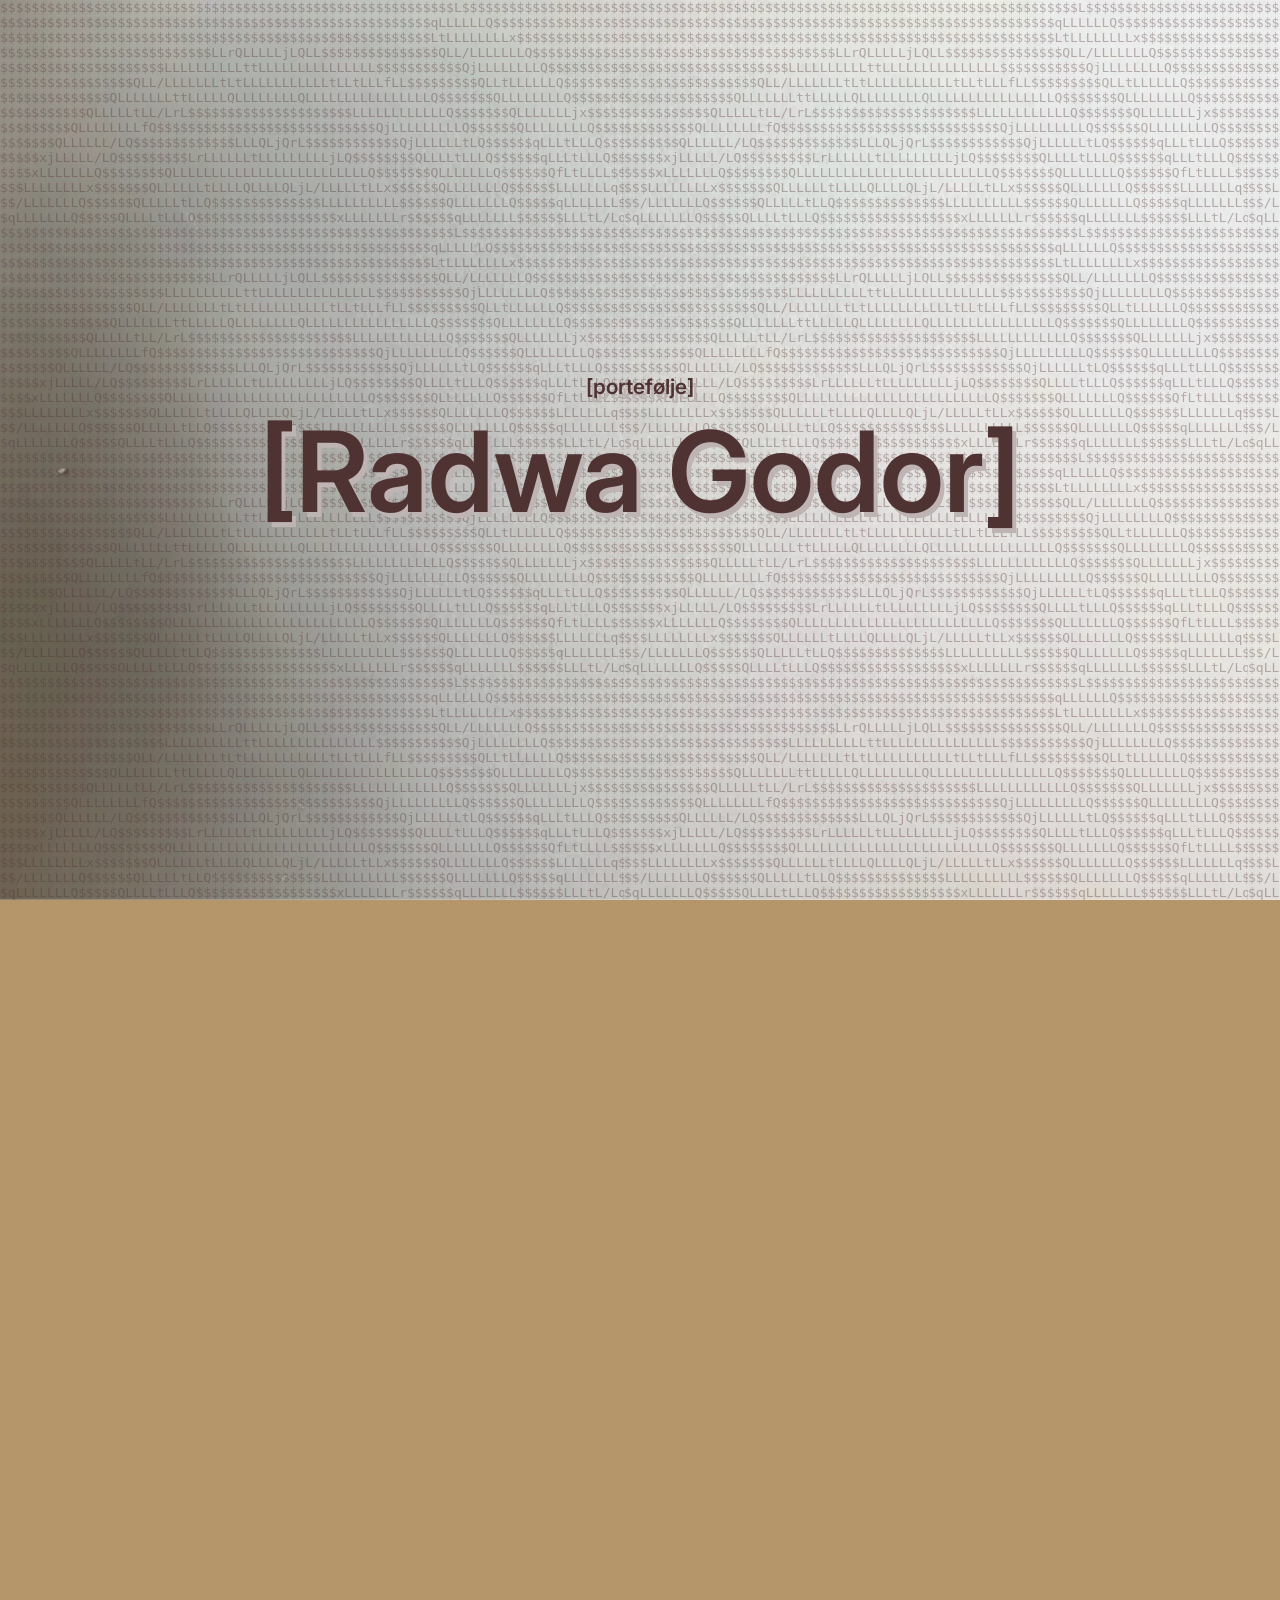
<file: index.html>
<!DOCTYPE html>
<html lang="no">
<head>
  <!-- Anti-FOUC for the curtain page-transition: runs before body paints, so if we
       arrived via a curtain-nav link (see shared.js), the curtain is held fully closed
       from the very first frame instead of flashing this page unclothed first. -->
  <script>
    (function () {
      try {
        if (sessionStorage.getItem('curtainNav') === '1') {
          document.documentElement.classList.add('curtain-entering');
          sessionStorage.removeItem('curtainNav');
        }
      } catch (e) {}
    })();
  </script>
  <meta charset="UTF-8" />
  <meta name="viewport" content="width=device-width, initial-scale=1.0" />
  <title>Radwa Godor - Portfolio</title>
  <link rel="preconnect" href="https://fonts.googleapis.com" />
  <link rel="preconnect" href="https://fonts.gstatic.com" crossorigin />
  <link href="https://fonts.googleapis.com/css2?family=Inria+Serif:ital,wght@0,300;0,400;0,700;1,300;1,400;1,700&family=Inter:ital,wght@0,300;0,400;0,500;0,600;0,700;0,800;1,700&family=Roboto+Mono:wght@400&display=swap" rel="stylesheet" />
  <link rel="stylesheet" href="style.css" />
  <link rel="stylesheet" href="hero.css" />
</head>
<body>

  <!-- Curtain used for the nav-link page transitions (see shared.js's initNavTransitions
       / initEntryReveal). Placed first so it's the first thing painted, ahead of any
       page content beneath it. -->
  <div class="page-transition-curtain" aria-hidden="true"></div>

  <!-- HEADER (shared markup; hero.css + hero.js layer the scroll-driven reveal/grow/center
       on top of it — see STEPS 2 & 3 there. Subpages get this same markup with none of
       that layered on, per STEP 5. No logo here: we're already on Home, so a "return home"
       link doesn't add anything — hero.css centers the nav to fill the space instead. -->
  <header>
    <nav class="nav-links">
      <a href="prosjekter.html" class="curtain-link">[class: prosjekter]<small>path: desktop_dash</small></a>
      <a href="om-meg.html" class="curtain-link">[asset id: om meg]<small>username:radwaag</small></a>
      <a href="cv.html" class="curtain-link">[super: CV]<small>section: experience_101</small></a>
    </nav>
  </header>

  <!-- HERO (pinned scroll-jack: .hero-pin holds the scroll distance, .hero is the sticky, pinned viewport) -->
  <section class="hero-pin">
    <section class="hero">
    <div class="hero__bg" aria-hidden="true">
      <img src="video_background.webp" width="1280" height="832" alt="" class="hero__bg-image" />
      <video class="hero__bg-video" src="video_background.mp4" poster="video_background.webp" muted loop playsinline preload="none"></video>
    </div>
    <div class="hero__ascii" aria-hidden="true"></div>

    <div class="hero__content">
      <p class="hero__tag">
        <span class="hero__tag-shadow" aria-hidden="true">[portefølje]</span>
        <span class="hero__tag-front">[portefølje]</span>
      </p>
      <h1 class="hero__title">
        <span class="hero__title-shadow" aria-hidden="true">[Radwa Godor]</span>
        <span class="hero__title-front">[Radwa Godor]</span>
      </h1>
    </div>

    <!-- STEP 4/5: same curtain transition as the header links — there's nothing further
         to scroll into on this page, so this arrow is the "keep going" handoff to Om meg. -->
    <a href="om-meg.html" class="hero__scroll curtain-link" aria-label="Scroll ned">↓</a>
    </section>
  </section>

  <script src="hero.js"></script>
  <script src="shared.js"></script>

</body>
</html>
</file>
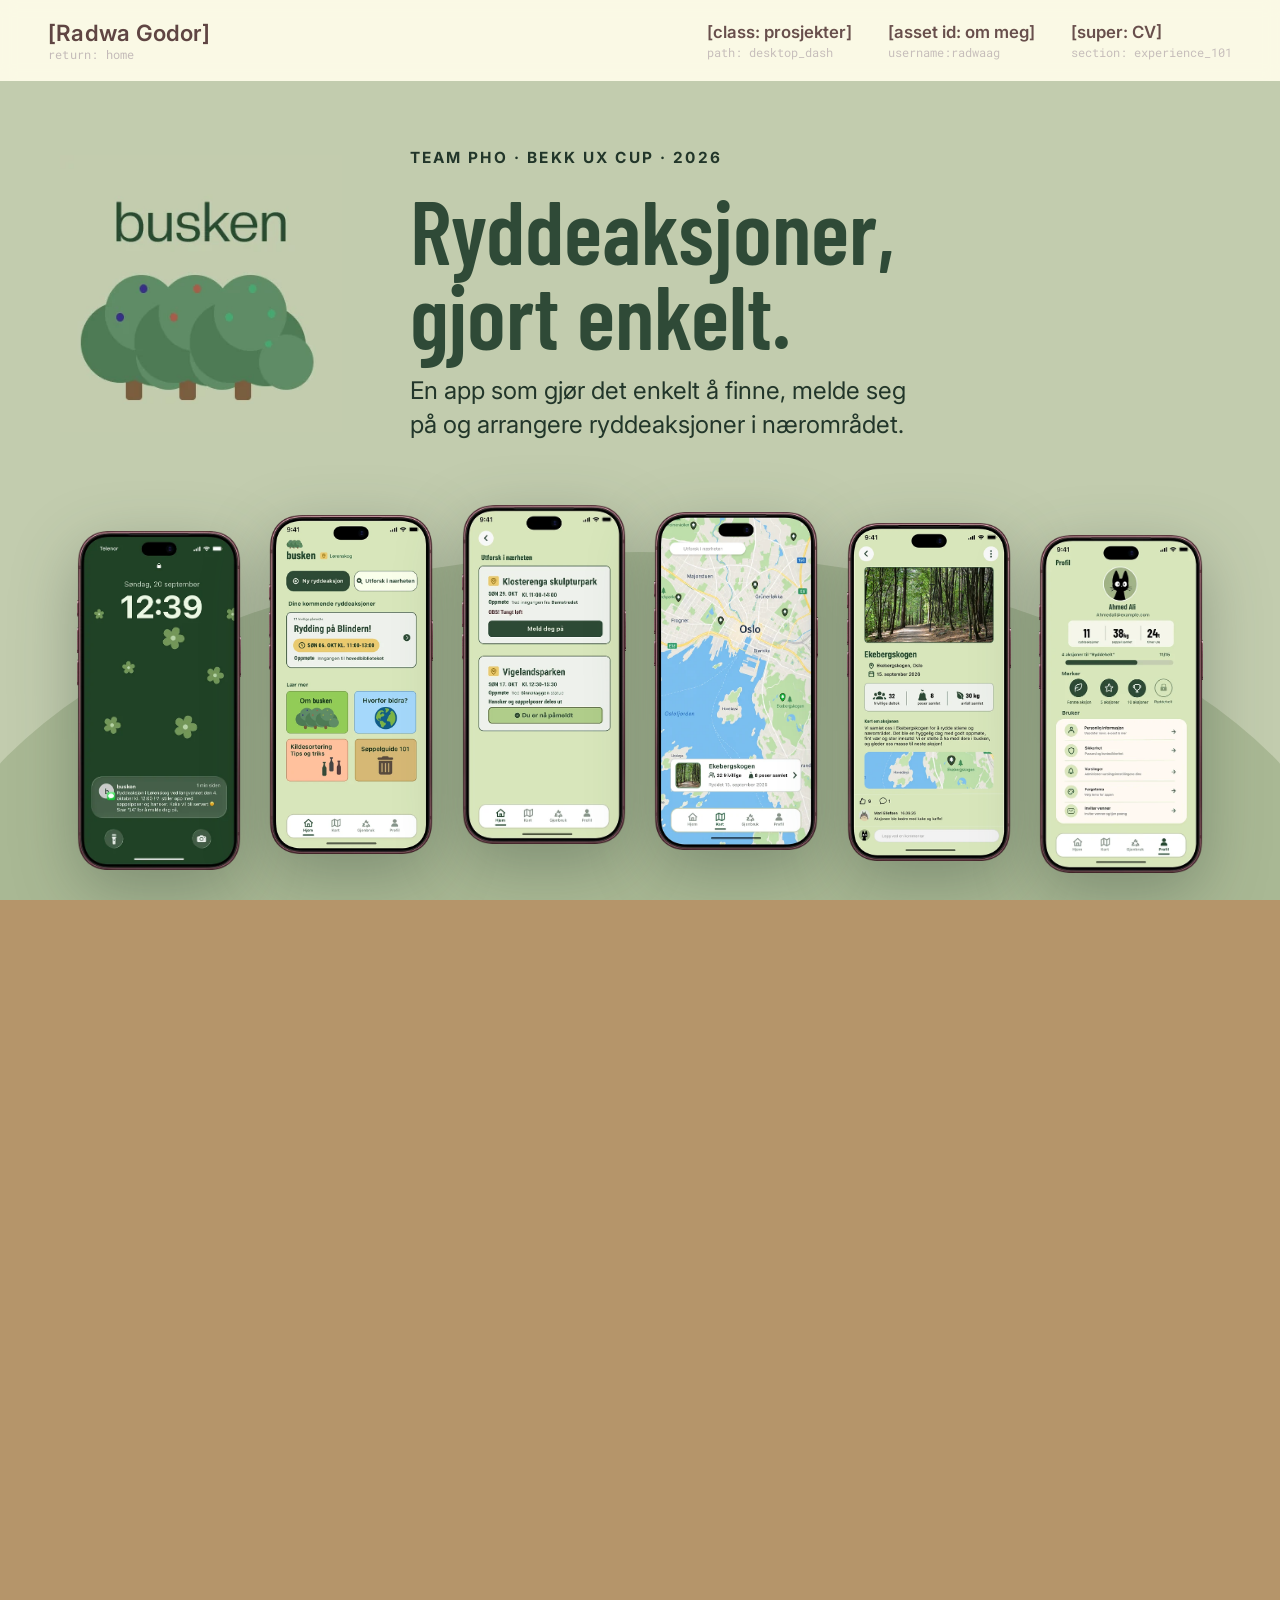
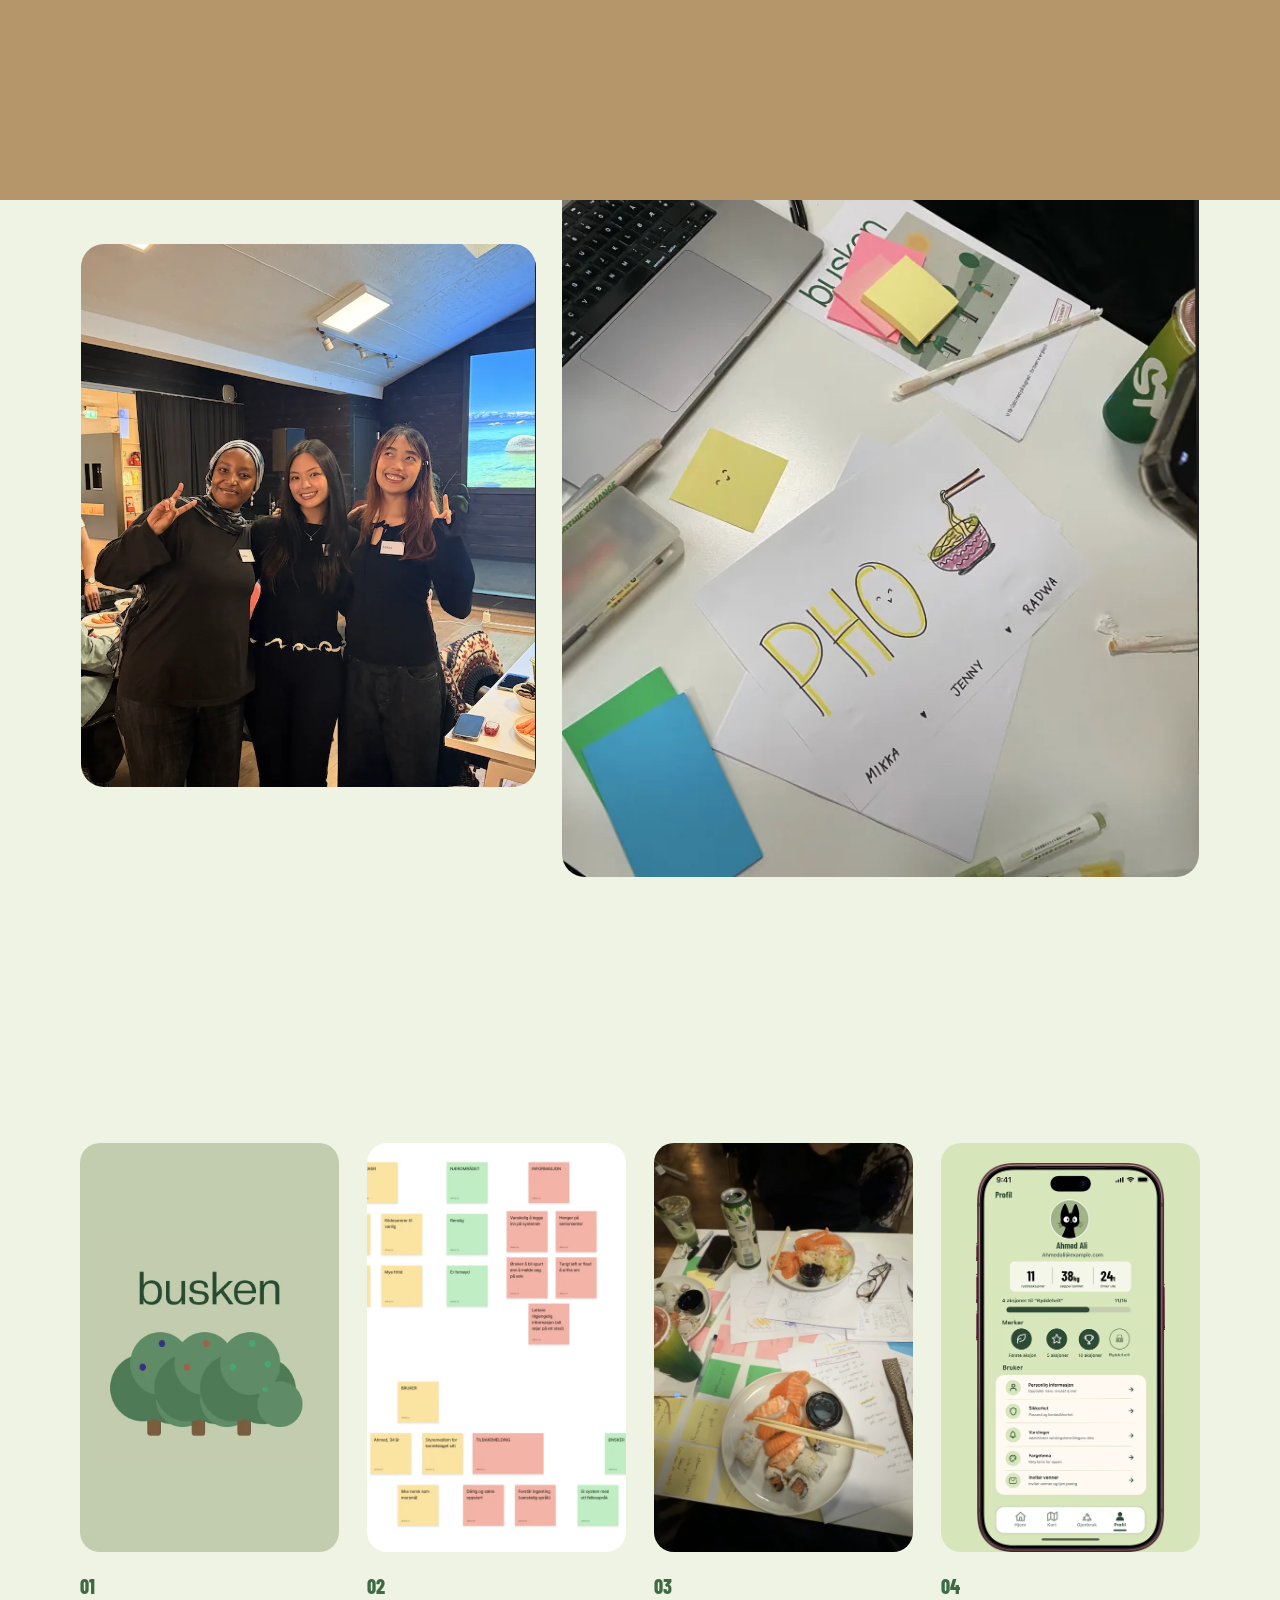
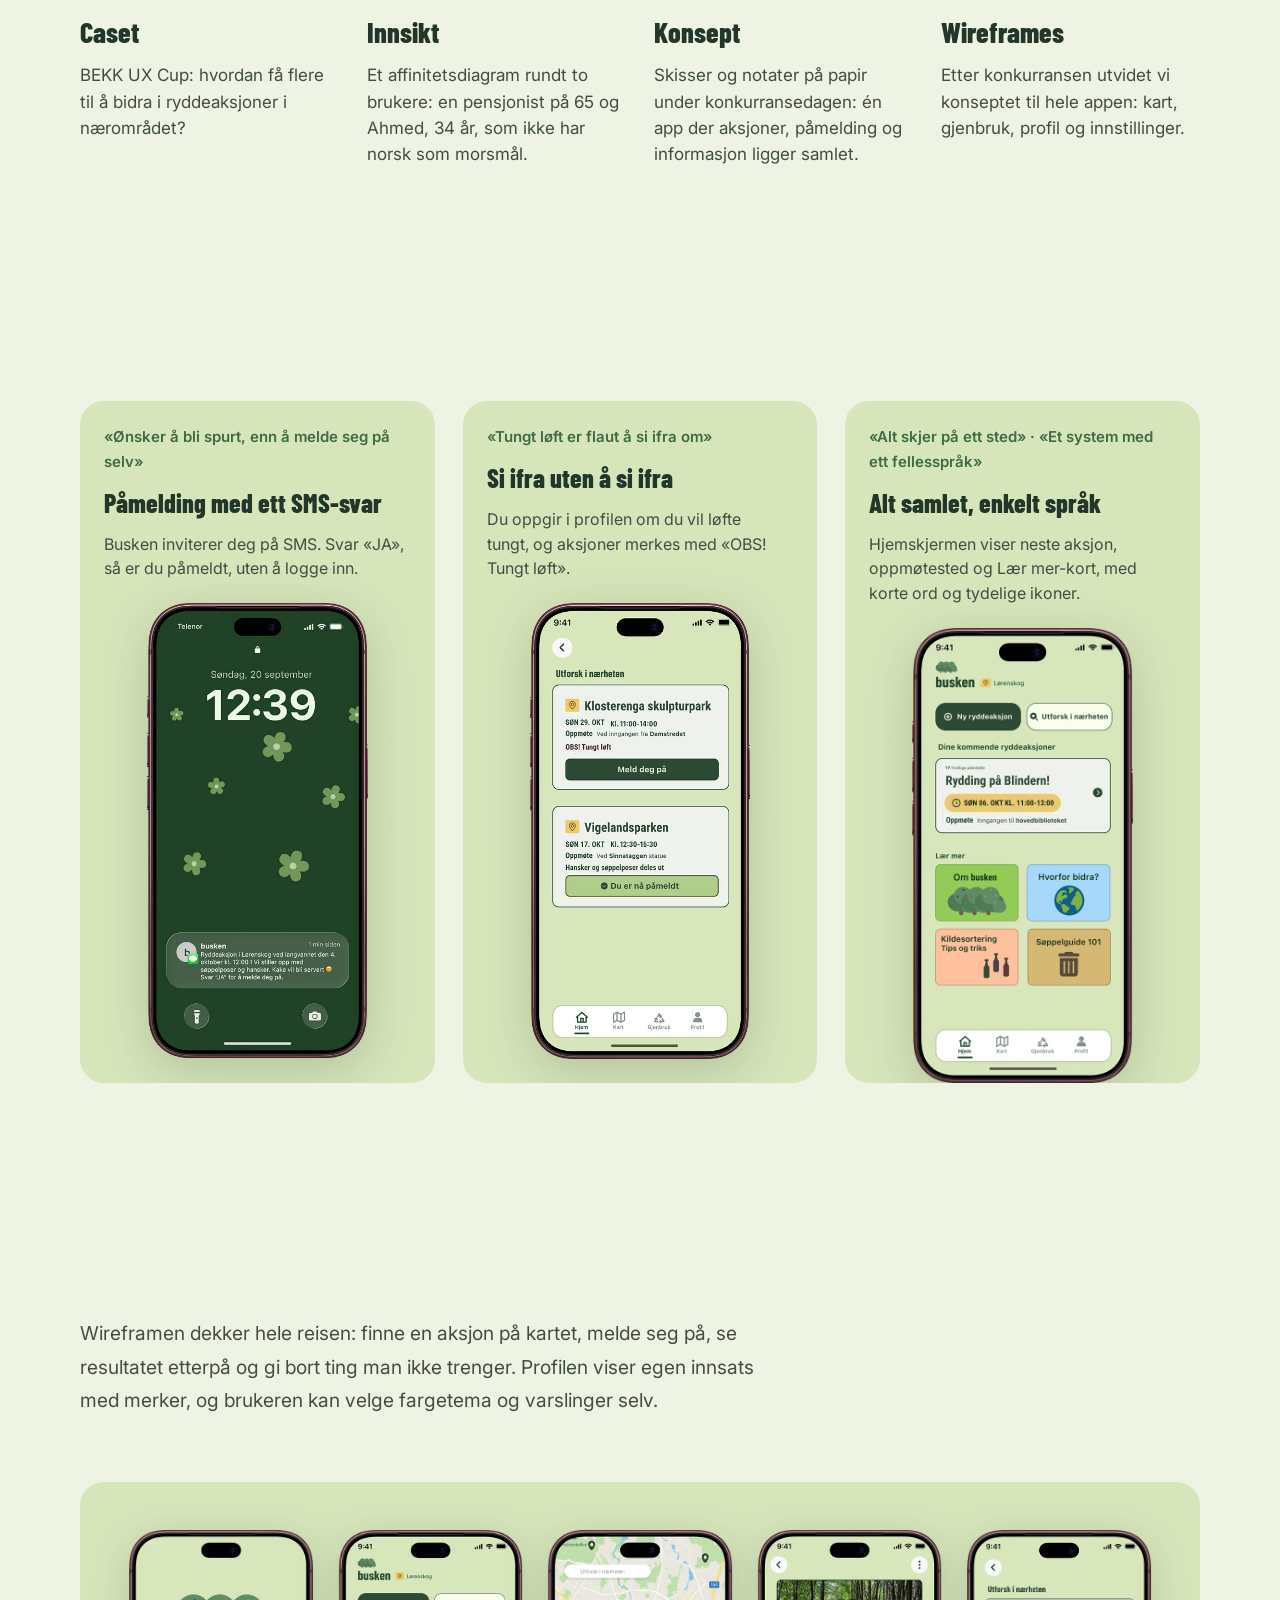
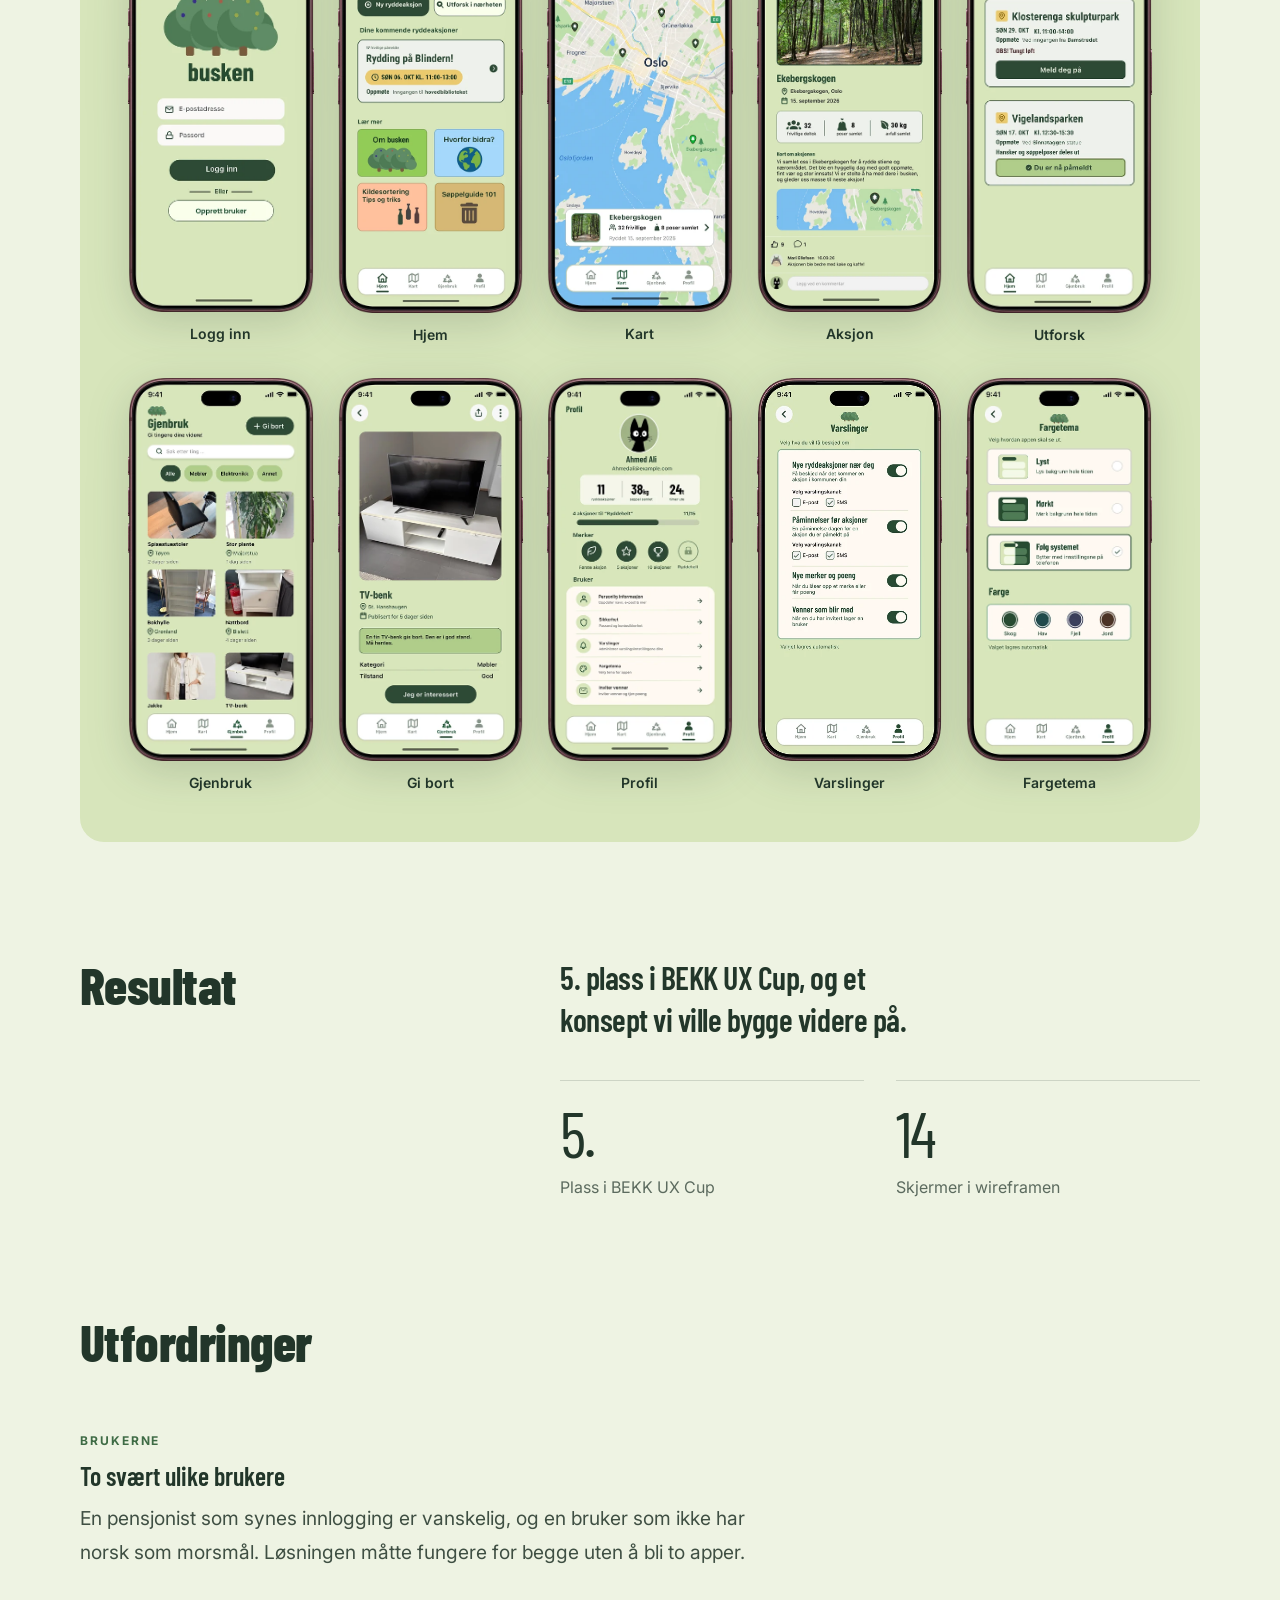
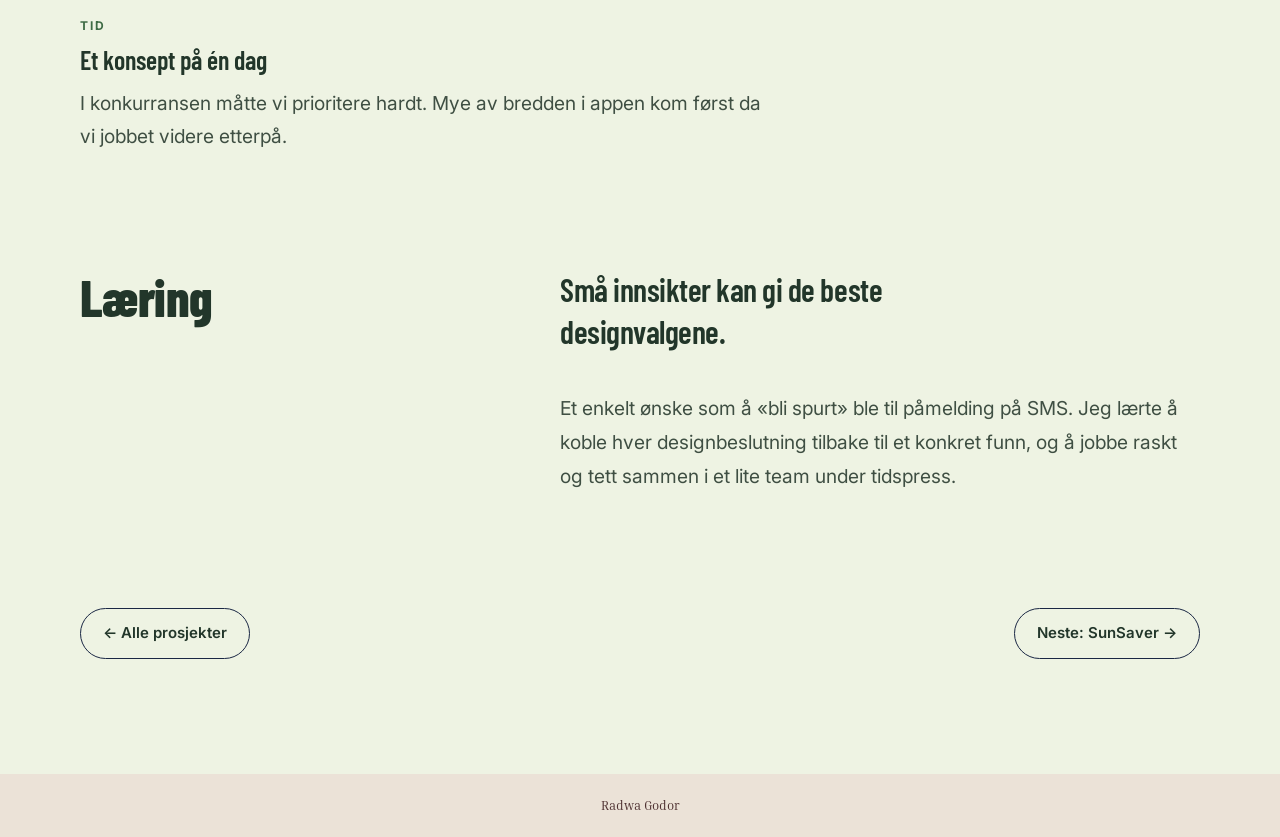
<file: busken.html>
<!DOCTYPE html>
<html lang="no">

<head>
  <!-- Anti-FOUC for the curtain page-transition: runs before body paints, so if we
       arrived via a curtain-nav link (see shared.js), the curtain is held fully closed
       from the very first frame instead of flashing this page unclothed first. -->
  <script>
    (function () {
      try {
        if (sessionStorage.getItem('curtainNav') === '1') {
          document.documentElement.classList.add('curtain-entering');
          sessionStorage.removeItem('curtainNav');
        }
      } catch (e) { }
    })();
  </script>
  <meta charset="UTF-8" />
  <meta name="viewport" content="width=device-width, initial-scale=1.0" />
  <title>Busken — Radwa Godor</title>
  <link rel="preconnect" href="https://fonts.googleapis.com" />
  <link rel="preconnect" href="https://fonts.gstatic.com" crossorigin />
  <link
    href="https://fonts.googleapis.com/css2?family=Inria+Serif:ital,wght@0,300;0,400;0,700;1,300;1,400;1,700&family=Inter:ital,wght@0,300;0,400;0,500;0,600;0,700;0,800;1,700&family=Roboto+Mono:wght@400&family=Barlow+Condensed:wght@600;700;800&display=swap"
    rel="stylesheet" />
  <link rel="stylesheet" href="style.css" />
  <link rel="stylesheet" href="case.css" />
  <link rel="stylesheet" href="busken.css" />
</head>

<body>

  <!-- Curtain used for the nav-link page transitions (see shared.js's initNavTransitions
       / initEntryReveal). Placed first so it's the first thing painted, ahead of any
       page content beneath it. -->
  <div class="page-transition-curtain" aria-hidden="true"></div>

  <div class="progress" aria-hidden="true">
    <div class="progress__bar" data-progress></div>
  </div>

  <header>
    <a href="index.html" class="logo curtain-link">[Radwa Godor]<small>return: home</small></a>
    <nav class="nav-links">
      <a href="prosjekter.html" class="curtain-link">[class: prosjekter]<small>path: desktop_dash</small></a>
      <a href="om-meg.html" class="curtain-link">[asset id: om meg]<small>username:radwaag</small></a>
      <a href="cv.html" class="curtain-link">[super: CV]<small>section: experience_101</small></a>
    </nav>
  </header>

  <main class="ss-case bu">
    <!-- 1. FORSIDE — fra «Busken – forside»-tegnebrettet -->
    <section class="bu-hero">
      <div class="bu-hero__inner" data-reveal>
        <h1 class="bu-hero__logo"><img src="busken.media/logo.webp" width="326" height="321" alt="busken" /></h1>
        <div class="bu-hero__text">
          <span class="bu-hero__kicker">Team PHO · BEKK UX Cup · 2026</span>
          <p class="bu-hero__title">Ryddeaksjoner,<br />gjort enkelt.</p>
          <p class="bu-hero__intro">En app som gjør det enkelt å finne, melde seg på og arrangere ryddeaksjoner i nærområdet.</p>
        </div>
      </div>

      <ul class="bu-hedge" data-reveal>
          <li><img src="busken.media/skjerm_sms.webp" width="399" height="822" alt="SMS-invitasjon fra busken" /></li>
          <li><img src="busken.media/skjerm_hjem.webp" width="478" height="986" alt="Hjemskjermen med kommende ryddeaksjoner" /></li>
          <li><img src="busken.media/skjerm_utforsk.webp" width="401" height="827" alt="Utforsk ryddeaksjoner i nærheten" /></li>
          <li><img src="busken.media/skjerm_kart.webp" width="431" height="888" alt="Kart over ryddeaksjoner i Oslo" /></li>
          <li><img src="busken.media/skjerm_aksjon.webp" width="464" height="956" alt="Resultat fra ryddeaksjonen i Ekebergskogen" /></li>
          <li><img src="busken.media/skjerm_profil.webp" width="404" height="833" alt="Profil med statistikk og merker" /></li>
      </ul>
    </section>

    <!-- 2. LEAD -->
    <section class="section">
      <div class="stack">

        <p class="lead" data-reveal>Busken samler ryddeaksjoner, påmelding og gjenbruk på ett sted.</p>
        <p class="prose" data-reveal>Caset kom fra BEKK UX Cup, der team PHO endte på 5. plass. Vi var fornøyde med konseptet, og valgte å jobbe videre med wireframes for hele appen etter konkurransen.</p>

      </div>
    </section>

    <!-- 3. ROLLE, TEAM, LEVERANSE -->
    <section class="section">
      <div class="stack">

        <div class="section__head" data-reveal>
          <h2 class="section__title">Rolle, team &amp; leveranse</h2>
        </div>

        <div class="cols">
          <div class="col" data-reveal>
            <span class="label">Min rolle</span>
            <p>Interaksjonsdesigner.<br />Innsikt, konsept og wireframes.</p>
          </div>
          <div class="col" data-reveal>
            <span class="label">Team</span>
            <p>Team PHO: 3 designere.<br />Mikka, Jenny og Radwa.</p>
          </div>
          <div class="col" data-reveal>
            <span class="label">Leveranse</span>
            <p>Konsept i BEKK UX Cup.<br />Wireframes i Figma, 14 skjermer.</p>
          </div>
        </div>

        <div class="media-pair bu-pair">
          <figure class="block block--img" data-reveal>
            <img src="busken.media/team.webp" width="770" height="920" loading="lazy" alt="Team PHO: Radwa, Jenny og Mikka under BEKK UX Cup" />
          </figure>
          <figure class="block block--img" data-reveal>
            <img src="busken.media/pho_bord.webp" width="672" height="762" loading="lazy" alt="Arbeidsbordet på UX Cup-dagen, med PHO-skiltet, post-it-lapper og busken-caset" />
          </figure>
        </div>

      </div>
    </section>

    <!-- 4. DESIGNPROSESS -->
    <section class="section">
      <div class="stack">

        <div class="bu-process__head">
          <div class="section__head" data-reveal>
            <span class="kicker">Busken · Prosess</span>
            <h2 class="section__title">Designprosessen</h2>
          </div>
          <p class="bu-process__intro" data-reveal>Fra én konkurransedag til en gjennomarbeidet wireframe, bygget på to brukerprofiler.</p>
        </div>

        <ol class="bu-steps">
          <li class="bu-step" data-reveal>
            <div class="bu-step__media bu-step__media--logo">
              <img src="busken.media/logo.webp" width="326" height="321" loading="lazy" alt="Busken-logoen" />
            </div>
            <span class="bu-step__num" aria-hidden="true">01</span>
            <h3 class="bu-step__title">Caset</h3>
            <p>BEKK UX Cup: hvordan få flere til å bidra i ryddeaksjoner i nærområdet?</p>
          </li>
          <li class="bu-step" data-reveal>
            <div class="bu-step__media">
              <img src="busken.media/affinity_diagram.webp" width="808" height="874" loading="lazy" alt="Affinitetsdiagram med to brukerprofiler: en pensjonist på 65 og Ahmed, 34 år" />
            </div>
            <span class="bu-step__num" aria-hidden="true">02</span>
            <h3 class="bu-step__title">Innsikt</h3>
            <p>Et affinitetsdiagram rundt to brukere: en pensjonist på 65 og Ahmed, 34 år, som ikke har norsk som morsmål.</p>
          </li>
          <li class="bu-step" data-reveal>
            <div class="bu-step__media">
              <img src="busken.media/skisser_dagen.webp" width="1200" height="1790" loading="lazy" alt="Skisser, notater og post-it-lapper på bordet under UX Cup-dagen" />
            </div>
            <span class="bu-step__num" aria-hidden="true">03</span>
            <h3 class="bu-step__title">Konsept</h3>
            <p>Skisser og notater på papir under konkurransedagen: én app der aksjoner, påmelding og informasjon ligger samlet.</p>
          </li>
          <li class="bu-step" data-reveal>
            <div class="bu-step__media bu-step__media--screen">
              <img src="busken.media/skjerm_profil.webp" width="404" height="833" loading="lazy" alt="Profilsiden med statistikk og merker" />
            </div>
            <span class="bu-step__num" aria-hidden="true">04</span>
            <h3 class="bu-step__title">Wireframes</h3>
            <p>Etter konkurransen utvidet vi konseptet til hele appen: kart, gjenbruk, profil og innstillinger.</p>
          </li>
        </ol>

      </div>
    </section>

    <!-- 5. DESIGNVALG — fra innsikt til skjerm -->
    <section class="section">
      <div class="stack">

        <div class="section__head" data-reveal>
          <h2 class="section__title">Fra innsikt til design</h2>
        </div>

        <ul class="bu-choices">
          <li class="bu-choice" data-reveal>
            <span class="bu-choice__quote">«Ønsker å bli spurt, enn å melde seg på selv»</span>
            <h3 class="bu-choice__title">Påmelding med ett SMS-svar</h3>
            <p>Busken inviterer deg på SMS. Svar «JA», så er du påmeldt, uten å logge inn.</p>
            <img src="busken.media/skjerm_sms.webp" width="399" height="822" loading="lazy" alt="SMS fra busken med invitasjon til ryddeaksjon" />
          </li>
          <li class="bu-choice" data-reveal>
            <span class="bu-choice__quote">«Tungt løft er flaut å si ifra om»</span>
            <h3 class="bu-choice__title">Si ifra uten å si ifra</h3>
            <p>Du oppgir i profilen om du vil løfte tungt, og aksjoner merkes med «OBS! Tungt løft».</p>
            <img src="busken.media/skjerm_utforsk.webp" width="401" height="827" loading="lazy" alt="Utforsk i nærheten, med en aksjon merket OBS! Tungt løft" />
          </li>
          <li class="bu-choice" data-reveal>
            <span class="bu-choice__quote">«Alt skjer på ett sted» · «Et system med ett fellesspråk»</span>
            <h3 class="bu-choice__title">Alt samlet, enkelt språk</h3>
            <p>Hjemskjermen viser neste aksjon, oppmøtested og Lær mer-kort, med korte ord og tydelige ikoner.</p>
            <img src="busken.media/skjerm_hjem.webp" width="478" height="986" loading="lazy" alt="Hjemskjermen med kommende ryddeaksjon og Lær mer-kort" />
          </li>
        </ul>

      </div>
    </section>

    <!-- 6. FERDIG PRODUKT -->
    <section class="section">
      <div class="stack">

        <div class="section__head" data-reveal>
          <h2 class="section__title">Ferdig produkt</h2>
        </div>

        <p class="prose" data-reveal>Wireframen dekker hele reisen: finne en aksjon på kartet, melde seg på, se resultatet etterpå og gi bort ting man ikke trenger. Profilen viser egen innsats med merker, og brukeren kan velge fargetema og varslinger selv.</p>

        <ul class="bu-screens" data-reveal>
          <li><img src="busken.media/skjerm_logginn.webp" width="409" height="843" loading="lazy" alt="Innlogging" /><span>Logg inn</span></li>
          <li><img src="busken.media/skjerm_hjem.webp" width="478" height="986" loading="lazy" alt="Hjem" /><span>Hjem</span></li>
          <li><img src="busken.media/skjerm_kart.webp" width="431" height="888" loading="lazy" alt="Kart over ryddeaksjoner i Oslo" /><span>Kart</span></li>
          <li><img src="busken.media/skjerm_aksjon.webp" width="464" height="956" loading="lazy" alt="Resultat fra ryddeaksjonen i Ekebergskogen" /><span>Aksjon</span></li>
          <li><img src="busken.media/skjerm_utforsk.webp" width="401" height="827" loading="lazy" alt="Utforsk i nærheten" /><span>Utforsk</span></li>
          <li><img src="busken.media/skjerm_gjenbruk.webp" width="395" height="815" loading="lazy" alt="Gjenbruk: ting som gis bort" /><span>Gjenbruk</span></li>
          <li><img src="busken.media/skjerm_gjenstand.webp" width="430" height="887" loading="lazy" alt="En TV-benk som gis bort" /><span>Gi bort</span></li>
          <li><img src="busken.media/skjerm_profil.webp" width="404" height="833" loading="lazy" alt="Profil med statistikk og merker" /><span>Profil</span></li>
          <li><img src="busken.media/skjerm_varslinger.webp" width="362" height="747" loading="lazy" alt="Innstillinger for varslinger" /><span>Varslinger</span></li>
          <li><img src="busken.media/skjerm_fargetema.webp" width="413" height="852" loading="lazy" alt="Valg av fargetema" /><span>Fargetema</span></li>
        </ul>

      </div>
    </section>

    <!-- 7. RESULTAT -->
    <section class="section">
      <div class="split">

        <div class="split__aside" data-reveal>
          <h2 class="section__title">Resultat</h2>
        </div>

        <div class="split__body">
          <p class="pull" data-reveal>5. plass i BEKK UX Cup, og et konsept vi ville bygge videre på.</p>
          <div class="stats" data-reveal>
            <div class="stat">
              <span class="stat__value">5.</span>
              <span class="stat__label">Plass i BEKK UX Cup</span>
            </div>
            <div class="stat">
              <span class="stat__value" data-count="14">14</span>
              <span class="stat__label">Skjermer i wireframen</span>
            </div>
          </div>
        </div>

      </div>
    </section>

    <!-- 8. UTFORDRINGER -->
    <section class="section">
      <div class="stack">

        <div class="section__head" data-reveal>
          <h2 class="section__title">Utfordringer</h2>
        </div>

        <div class="prose-list">
          <div class="prose-item" data-reveal>
            <span class="eyebrow">Brukerne</span>
            <h3 class="col__title col__title--lg">To svært ulike brukere</h3>
            <p class="prose">En pensjonist som synes innlogging er vanskelig, og en bruker som ikke har norsk som morsmål. Løsningen måtte fungere for begge uten å bli to apper.</p>
          </div>
          <div class="prose-item" data-reveal>
            <span class="eyebrow">Tid</span>
            <h3 class="col__title col__title--lg">Et konsept på én dag</h3>
            <p class="prose">I konkurransen måtte vi prioritere hardt. Mye av bredden i appen kom først da vi jobbet videre etterpå.</p>
          </div>
        </div>

      </div>
    </section>

    <!-- 9. LÆRING -->
    <section class="section">
      <div class="split">

        <div class="split__aside" data-reveal>
          <h2 class="section__title">Læring</h2>
        </div>

        <div class="split__body">
          <p class="pull" data-reveal>Små innsikter kan gi de beste designvalgene.</p>
          <p class="prose" data-reveal>Et enkelt ønske som å «bli spurt» ble til påmelding på SMS. Jeg lærte å koble hver designbeslutning tilbake til et konkret funn, og å jobbe raskt og tett sammen i et lite team under tidspress.</p>
        </div>

      </div>
    </section>

    <section class="section">
      <nav class="case-nav" aria-label="Flere prosjekter">
        <a href="prosjekter.html" class="btn btn-outline curtain-link">← Alle prosjekter</a>
        <a href="sunsaver.html" class="btn btn-outline curtain-link">Neste: SunSaver →</a>
      </nav>
    </section>

  </main>

  <footer>
    <span class="footer-watermark">Radwa Godor</span>
  </footer>

  <script src="shared.js"></script>
  <script src="case.js"></script>

</body>

</html>
</file>
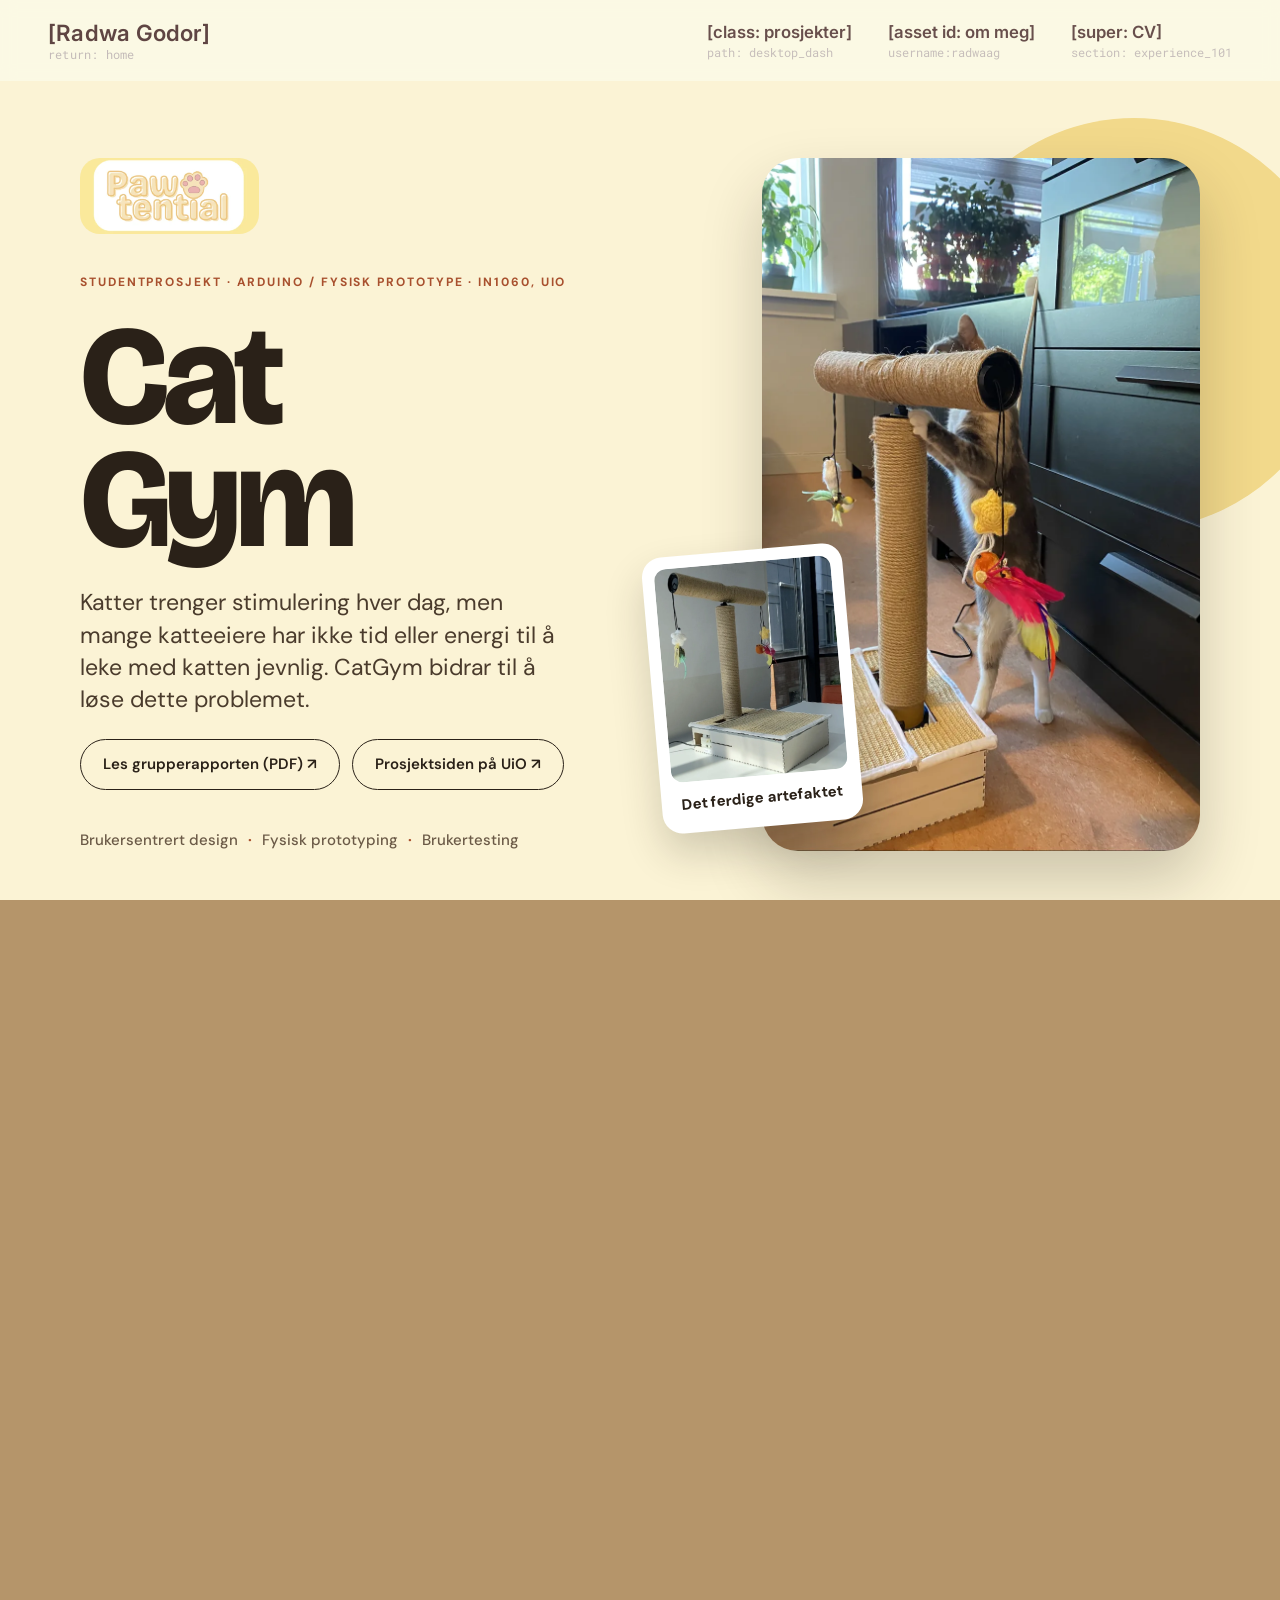
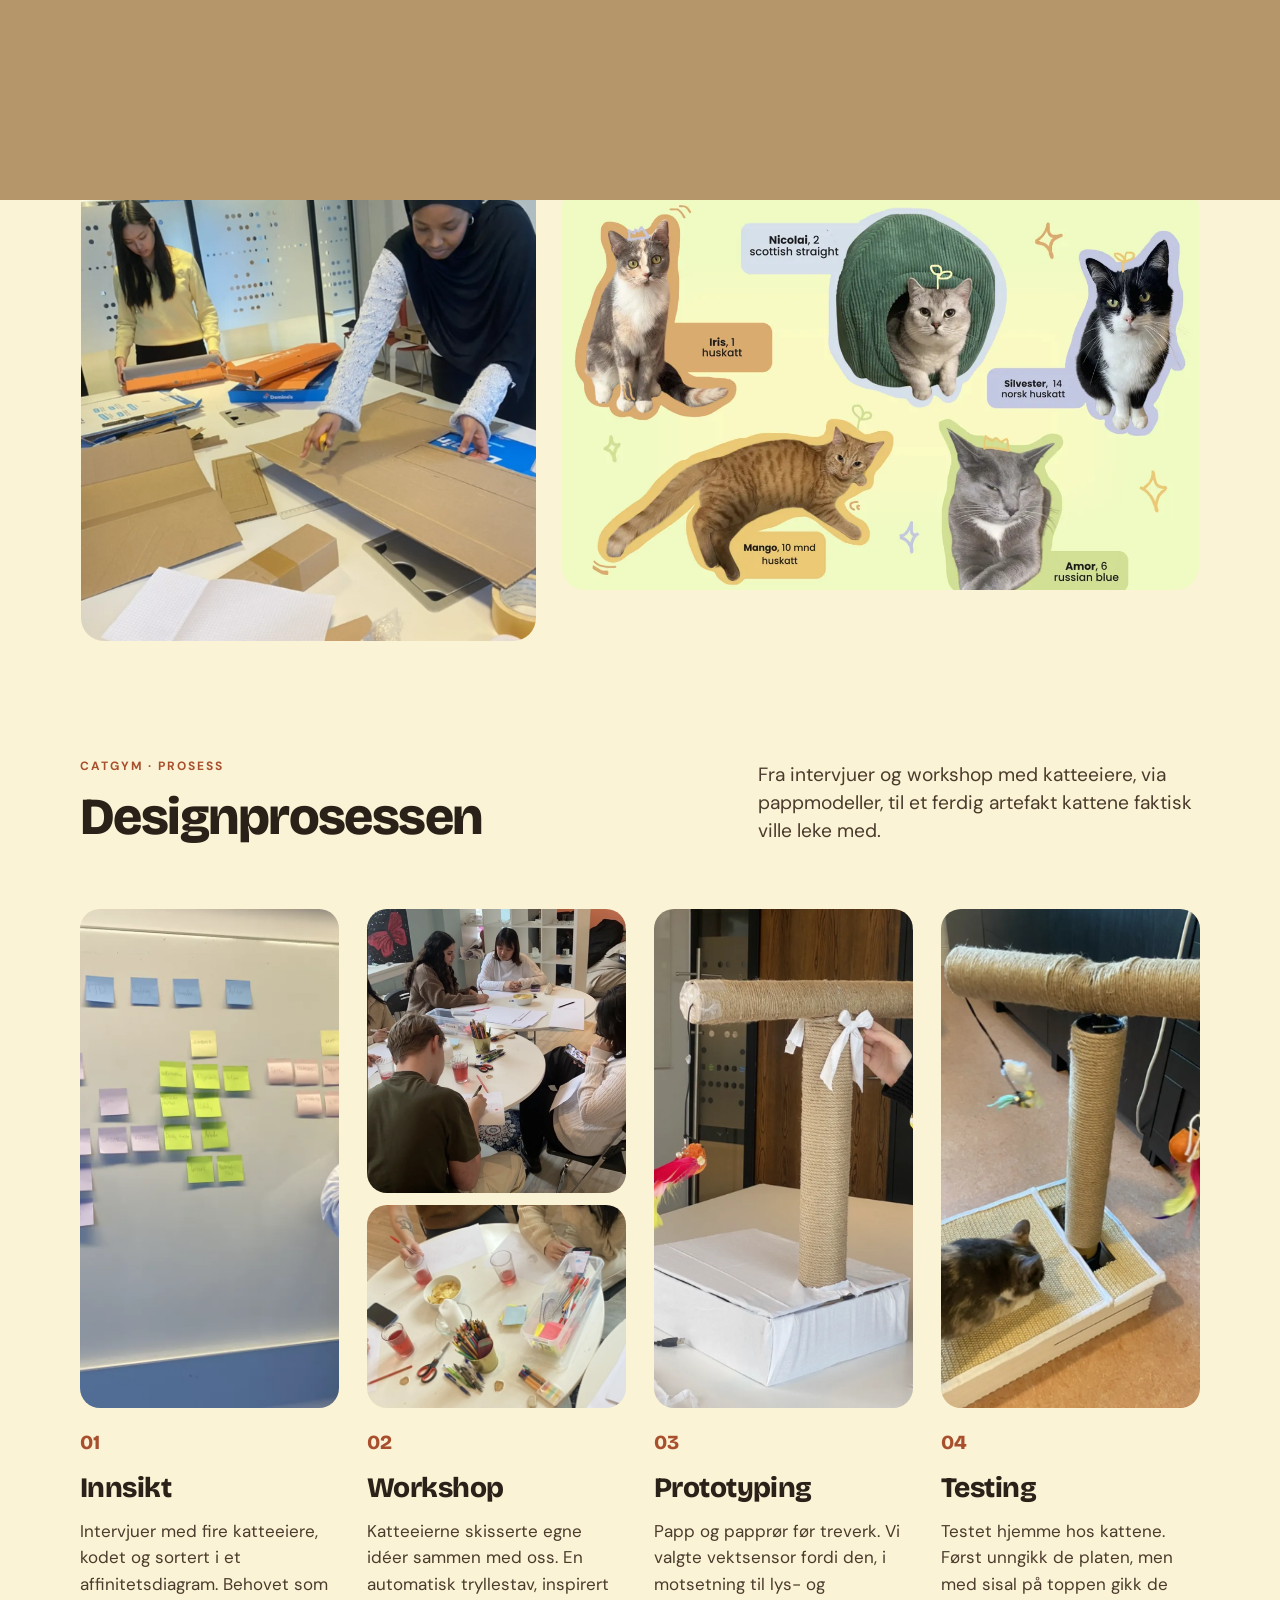
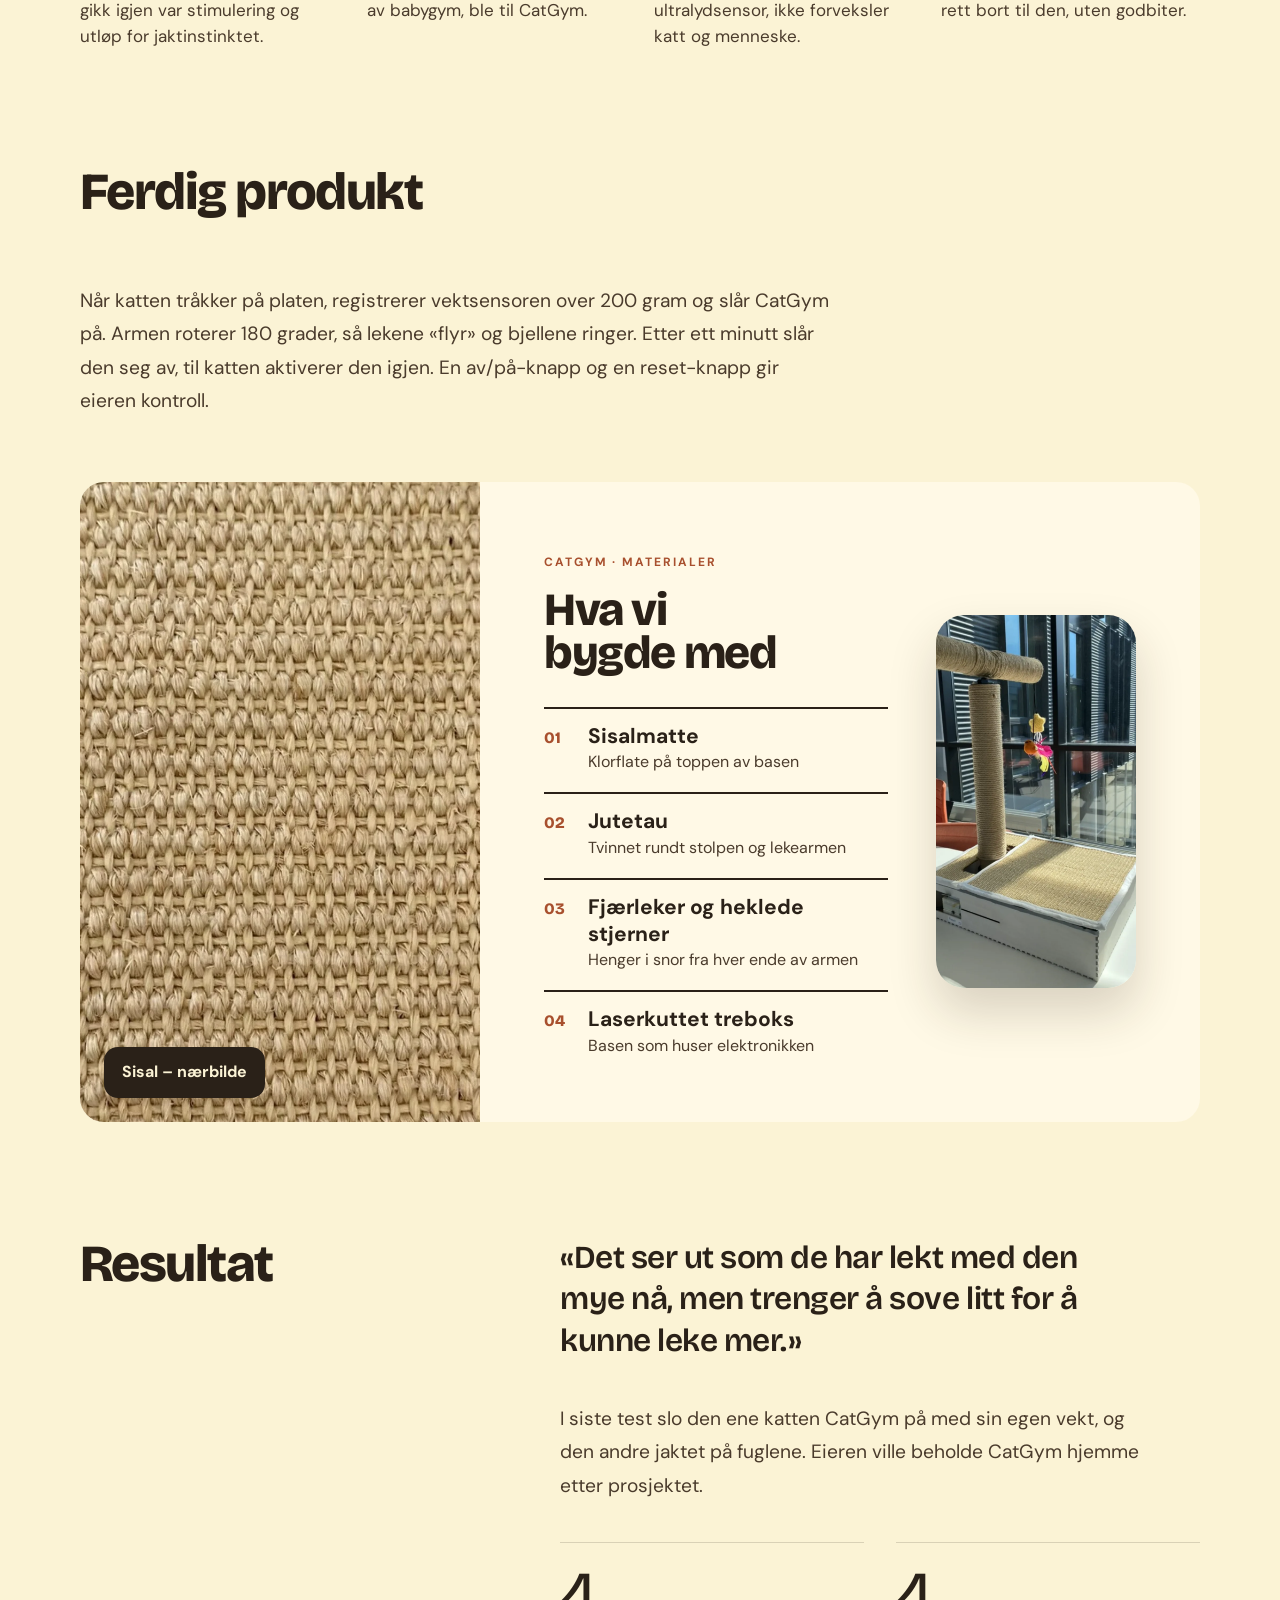
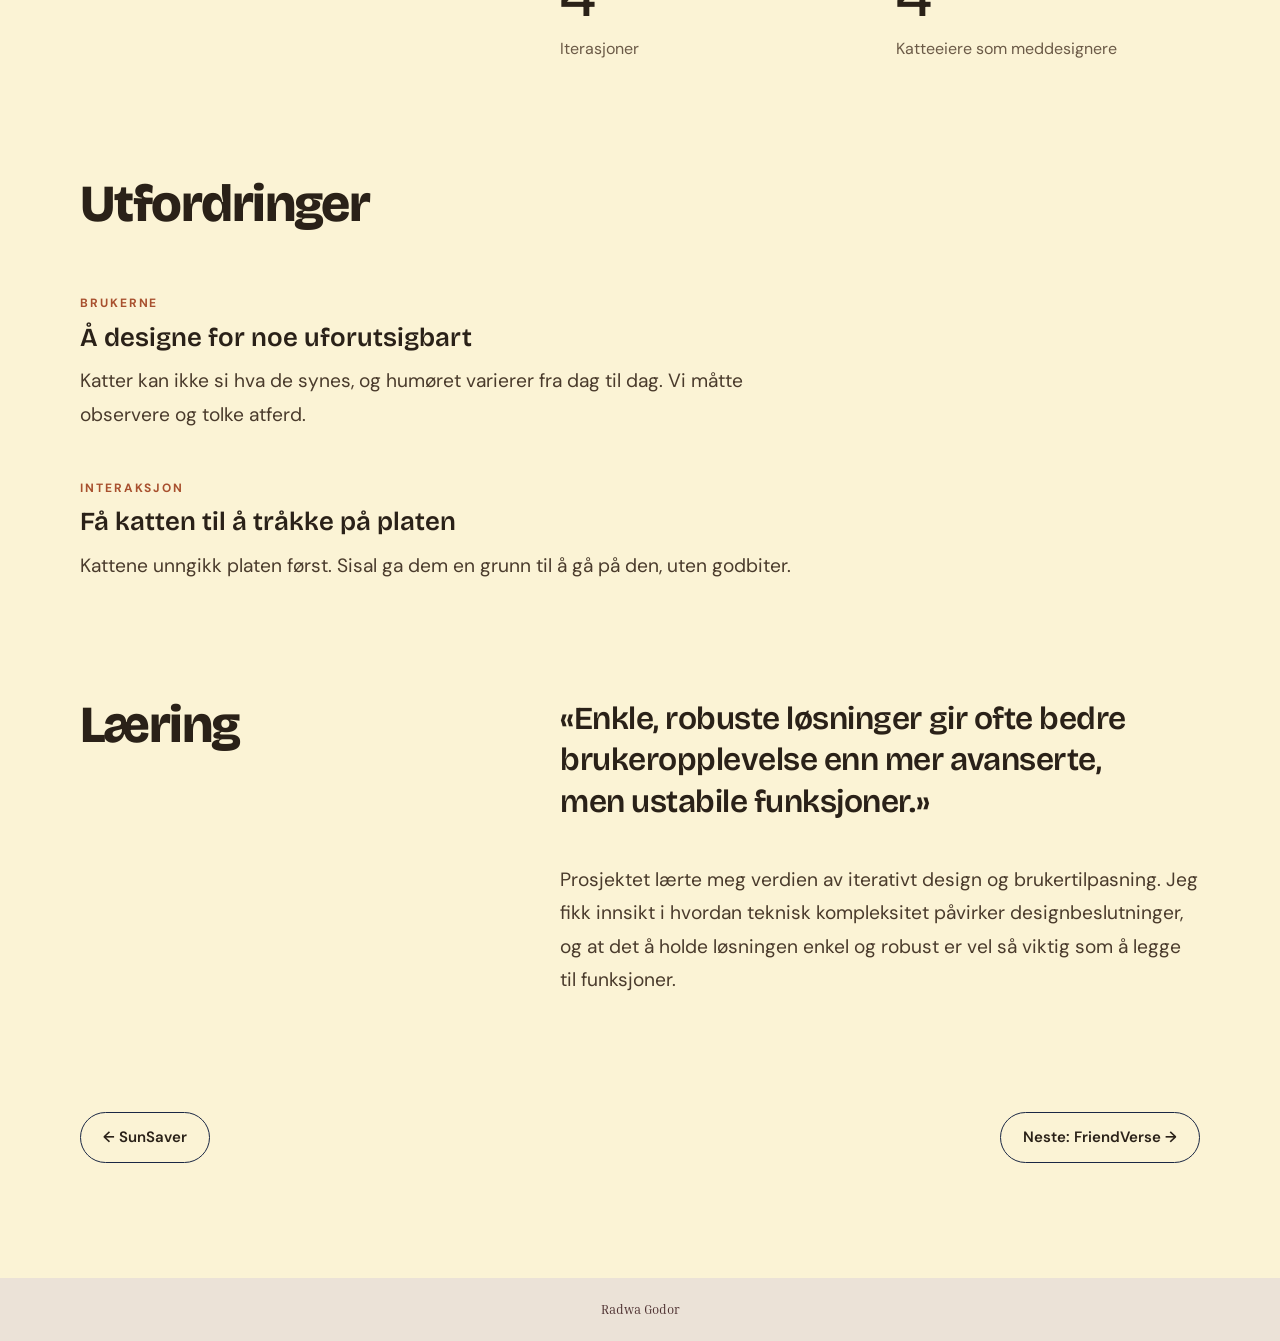
<file: catgym.html>
<!DOCTYPE html>
<html lang="no">

<head>
  <!-- Anti-FOUC for the curtain page-transition: runs before body paints, so if we
       arrived via a curtain-nav link (see shared.js), the curtain is held fully closed
       from the very first frame instead of flashing this page unclothed first. -->
  <script>
    (function () {
      try {
        if (sessionStorage.getItem('curtainNav') === '1') {
          document.documentElement.classList.add('curtain-entering');
          sessionStorage.removeItem('curtainNav');
        }
      } catch (e) { }
    })();
  </script>
  <meta charset="UTF-8" />
  <meta name="viewport" content="width=device-width, initial-scale=1.0" />
  <title>CatGym — Radwa Godor</title>
  <link rel="preconnect" href="https://fonts.googleapis.com" />
  <link rel="preconnect" href="https://fonts.gstatic.com" crossorigin />
  <link
    href="https://fonts.googleapis.com/css2?family=Inria+Serif:ital,wght@0,300;0,400;0,700;1,300;1,400;1,700&family=Inter:ital,wght@0,300;0,400;0,500;0,600;0,700;0,800;1,700&family=Roboto+Mono:wght@400&family=Bricolage+Grotesque:opsz,wght@12..96,500;12..96,800&family=DM+Sans:wght@400;500;700&display=swap"
    rel="stylesheet" />
  <link rel="stylesheet" href="style.css" />
  <link rel="stylesheet" href="case.css" />
  <link rel="stylesheet" href="catgym.css" />
</head>

<body>

  <!-- Curtain used for the nav-link page transitions (see shared.js's initNavTransitions
       / initEntryReveal). Placed first so it's the first thing painted, ahead of any
       page content beneath it. -->
  <div class="page-transition-curtain" aria-hidden="true"></div>

  <div class="progress" aria-hidden="true">
    <div class="progress__bar" data-progress></div>
  </div>

  <header>
    <a href="index.html" class="logo curtain-link">[Radwa Godor]<small>return: home</small></a>
    <nav class="nav-links">
      <a href="prosjekter.html" class="curtain-link">[class: prosjekter]<small>path: desktop_dash</small></a>
      <a href="om-meg.html" class="curtain-link">[asset id: om meg]<small>username:radwaag</small></a>
      <a href="cv.html" class="curtain-link">[super: CV]<small>section: experience_101</small></a>
    </nav>
  </header>

  <main class="ss-case cg">
    <!-- 1. FORSIDE — Pawtential-hero (fra «Forside»-tegnebrettet) -->
    <section class="cg-hero">
      <div class="cg-hero__inner">

        <div class="cg-hero__text" data-reveal>
          <img class="cg-hero__logo" src="catgym.media/pawtential_logo.webp" width="600" height="253" alt="Pawtential" />
          <div class="cg-hero__copy">
            <span class="kicker">Studentprosjekt · Arduino / fysisk prototype · IN1060, UiO</span>
            <h1 class="cg-hero__title">Cat<br />Gym</h1>
            <p class="cg-hero__intro">Katter trenger stimulering hver dag, men mange katteeiere har ikke tid eller energi til å leke med katten jevnlig. CatGym bidrar til å løse dette problemet.</p>
            <div class="cg-hero__links">
              <a class="btn btn-outline cg-hero__report" href="https://www.uio.no/studier/emner/matnat/ifi/IN1060/v24/prosjektgrupper/pawtential/pawtential_grupperapport.pdf" target="_blank" rel="noopener noreferrer">Les grupperapporten (PDF) <span aria-hidden="true">↗</span></a>
              <a class="btn btn-outline cg-hero__report" href="https://www.uio.no/studier/emner/matnat/ifi/IN1060/v24/prosjektgrupper/pawtential/" target="_blank" rel="noopener noreferrer">Prosjektsiden på UiO <span aria-hidden="true">↗</span></a>
            </div>
          </div>
          <ul class="cg-tags" aria-label="Metoder">
            <li class="cg-tag">Brukersentrert design</li>
            <li class="cg-tag">Fysisk prototyping</li>
            <li class="cg-tag">Brukertesting</li>
          </ul>
        </div>

        <div class="cg-hero__media" data-reveal>
          <div class="cg-hero__blob" aria-hidden="true"></div>
          <img class="cg-hero__photo" src="catgym.media/katt_leker.webp" width="1043" height="1400" alt="En katt reiser seg på bakbena og leker med lekene som henger fra CatGym" />
          <figure class="cg-hero__polaroid">
            <img src="catgym.media/artefakt_ferdig.webp" width="998" height="1306" alt="Det ferdige artefaktet med sisalbase, stolpe i jutetau og hengende leker" />
            <figcaption>Det ferdige artefaktet</figcaption>
          </figure>
        </div>

      </div>
    </section>

    <!-- 2. LEAD -->
    <section class="section">
      <div class="stack">

        <p class="lead" data-reveal>CatGym er et klorestativ som slår seg på når katten tråkker på det.</p>
        <p class="prose" data-reveal>Med IN1060-temaet «av og på» som ramme designet vi i Pawtential en automatisert artefakt sammen med fire katteeiere, gjennom fire iterasjoner på fire måneder.</p>

      </div>
    </section>

    <!-- 3. ROLLE, TEAM, LEVERANSE -->
    <section class="section">
      <div class="stack">

        <div class="section__head" data-reveal>
          <h2 class="section__title">Rolle, team &amp; leveranse</h2>
        </div>

        <div class="cols">
          <div class="col" data-reveal>
            <span class="label">Min rolle</span>
            <p>Interaksjonsdesigner &amp; prototyper.<br />Interaksjonen med Arduino.<br />Fra konsept til fungerende prototype.</p>
          </div>
          <div class="col" data-reveal>
            <span class="label">Team</span>
            <p>5 studenter i Pawtential.<br />4 katteeiere som meddesignere.</p>
          </div>
          <div class="col" data-reveal>
            <span class="label">Leveranse</span>
            <p>Fysisk artefakt.<br />Arduino Uno, vektsensor og mikroservo.</p>
          </div>
        </div>

        <div class="media-pair">
          <figure class="block block--img" data-reveal>
            <img src="catgym.media/team_prototyping.webp" width="1254" height="1400" loading="lazy" alt="Gruppen skjærer ut pappdeler til prototypen" />
          </figure>
          <figure class="block block--img" data-reveal>
            <img src="catgym.media/kattene.webp" width="1168" height="742" loading="lazy" alt="Kattene i prosjektet: Iris, Nicolai, Silvester, Mango og Amor" />
          </figure>
        </div>

      </div>
    </section>

    <!-- 4. DESIGNPROSESS — fra «Designprosessen»-tegnebrettet -->
    <section class="section">
      <div class="stack">

        <div class="cg-process__head">
          <div class="section__head" data-reveal>
            <span class="kicker">CatGym · Prosess</span>
            <h2 class="section__title">Designprosessen</h2>
          </div>
          <p class="cg-process__intro" data-reveal>Fra intervjuer og workshop med katteeiere, via pappmodeller, til et ferdig artefakt kattene faktisk ville leke med.</p>
        </div>

        <ol class="cg-steps">
          <li class="cg-step" data-reveal>
            <div class="cg-step__media">
              <img src="catgym.media/affinity_diagram.webp" width="1400" height="1042" loading="lazy" alt="Affinitetsdiagram med post-it-lapper under tid, regulering, påminnelse og rutiner" />
            </div>
            <span class="cg-step__num" aria-hidden="true">01</span>
            <h3 class="cg-step__title">Innsikt</h3>
            <p>Intervjuer med fire katteeiere, kodet og sortert i et affinitetsdiagram. Behovet som gikk igjen var stimulering og utløp for jaktinstinktet.</p>
          </li>
          <li class="cg-step" data-reveal>
            <div class="cg-step__media">
              <img class="cg-step__img--top" src="catgym.media/workshop.webp" width="1034" height="1178" loading="lazy" alt="Katteeiere og gruppen skisserer idéer rundt et bord" />
              <img src="catgym.media/workshop_bord.webp" width="1400" height="847" loading="lazy" alt="Skisser, fargeblyanter og post-it-lapper på workshopbordet" />
            </div>
            <span class="cg-step__num" aria-hidden="true">02</span>
            <h3 class="cg-step__title">Workshop</h3>
            <p>Katteeierne skisserte egne idéer sammen med oss. En automatisk tryllestav, inspirert av babygym, ble til CatGym.</p>
          </li>
          <li class="cg-step" data-reveal>
            <div class="cg-step__media">
              <img src="catgym.media/prototype_1.webp" width="1129" height="1400" loading="lazy" alt="Prototype med stolpe og arm i jutetau på en stoffkledd base" />
            </div>
            <span class="cg-step__num" aria-hidden="true">03</span>
            <h3 class="cg-step__title">Prototyping</h3>
            <p>Papp og papprør før treverk. Vi valgte vektsensor fordi den, i motsetning til lys- og ultralydsensor, ikke forveksler katt og menneske.</p>
          </li>
          <li class="cg-step" data-reveal>
            <div class="cg-step__media">
              <img src="catgym.media/katt_tester.webp" width="1150" height="1400" loading="lazy" alt="En katt utforsker sisalbasen mens lekene svinger fra armen" />
            </div>
            <span class="cg-step__num" aria-hidden="true">04</span>
            <h3 class="cg-step__title">Testing</h3>
            <p>Testet hjemme hos kattene. Først unngikk de platen, men med sisal på toppen gikk de rett bort til den, uten godbiter.</p>
          </li>
        </ol>

      </div>
    </section>

    <!-- 5. FERDIG PRODUKT + MATERIALER -->
    <section class="section">
      <div class="stack">

        <div class="section__head" data-reveal>
          <h2 class="section__title">Ferdig produkt</h2>
        </div>

        <p class="prose" data-reveal>Når katten tråkker på platen, registrerer vektsensoren over 200 gram og slår CatGym på. Armen roterer 180 grader, så lekene «flyr» og bjellene ringer. Etter ett minutt slår den seg av, til katten aktiverer den igjen. En av/på-knapp og en reset-knapp gir eieren kontroll.</p>

        <div class="cg-materials" data-reveal>
          <figure class="cg-materials__swatch">
            <img src="catgym.media/sisal.webp" width="1014" height="1174" loading="lazy" alt="Nærbilde av sisalmatten" />
            <figcaption>Sisal – nærbilde</figcaption>
          </figure>
          <div class="cg-materials__body">
            <div class="cg-materials__text">
              <div>
                <span class="kicker">CatGym · Materialer</span>
                <h3 class="cg-materials__title">Hva vi<br />bygde med</h3>
              </div>
              <ol class="cg-materials__list">
                <li><span class="cg-materials__num" aria-hidden="true">01</span><span><span class="cg-materials__name">Sisalmatte</span><span class="cg-materials__desc">Klorflate på toppen av basen</span></span></li>
                <li><span class="cg-materials__num" aria-hidden="true">02</span><span><span class="cg-materials__name">Jutetau</span><span class="cg-materials__desc">Tvinnet rundt stolpen og lekearmen</span></span></li>
                <li><span class="cg-materials__num" aria-hidden="true">03</span><span><span class="cg-materials__name">Fjærleker og heklede stjerner</span><span class="cg-materials__desc">Henger i snor fra hver ende av armen</span></span></li>
                <li><span class="cg-materials__num" aria-hidden="true">04</span><span><span class="cg-materials__name">Laserkuttet treboks</span><span class="cg-materials__desc">Basen som huser elektronikken</span></span></li>
              </ol>
            </div>
            <img class="cg-materials__photo" src="catgym.media/artefakt_vindu.webp" width="1198" height="1400" loading="lazy" alt="Artefaktet i sollys, med sisal, jutetau og leker" />
          </div>
        </div>

      </div>
    </section>

    <!-- 6. RESULTAT -->
    <section class="section">
      <div class="split">

        <div class="split__aside" data-reveal>
          <h2 class="section__title">Resultat</h2>
        </div>

        <div class="split__body">
          <p class="pull" data-reveal>«Det ser ut som de har lekt med den mye nå, men trenger å sove litt for å kunne leke mer.»</p>
          <p class="prose" data-reveal>I siste test slo den ene katten CatGym på med sin egen vekt, og den andre jaktet på fuglene. Eieren ville beholde CatGym hjemme etter prosjektet.</p>
          <div class="stats" data-reveal>
            <div class="stat">
              <span class="stat__value" data-count="4">4</span>
              <span class="stat__label">Iterasjoner</span>
            </div>
            <div class="stat">
              <span class="stat__value" data-count="4">4</span>
              <span class="stat__label">Katteeiere som meddesignere</span>
            </div>
          </div>
        </div>

      </div>
    </section>

    <!-- 7. UTFORDRINGER -->
    <section class="section">
      <div class="stack">

        <div class="section__head" data-reveal>
          <h2 class="section__title">Utfordringer</h2>
        </div>

        <div class="prose-list">
          <div class="prose-item" data-reveal>
            <span class="eyebrow">Brukerne</span>
            <h3 class="col__title col__title--lg">Å designe for noe uforutsigbart</h3>
            <p class="prose">Katter kan ikke si hva de synes, og humøret varierer fra dag til dag. Vi måtte observere og tolke atferd.</p>
          </div>
          <div class="prose-item" data-reveal>
            <span class="eyebrow">Interaksjon</span>
            <h3 class="col__title col__title--lg">Få katten til å tråkke på platen</h3>
            <p class="prose">Kattene unngikk platen først. Sisal ga dem en grunn til å gå på den, uten godbiter.</p>
          </div>
        </div>

      </div>
    </section>

    <!-- 8. LÆRING -->
    <section class="section">
      <div class="split">

        <div class="split__aside" data-reveal>
          <h2 class="section__title">Læring</h2>
        </div>

        <div class="split__body">
          <p class="pull" data-reveal>«Enkle, robuste løsninger gir ofte bedre brukeropplevelse enn mer avanserte, men ustabile funksjoner.»</p>
          <p class="prose" data-reveal>Prosjektet lærte meg verdien av iterativt design og brukertilpasning. Jeg fikk innsikt i hvordan teknisk kompleksitet påvirker designbeslutninger, og at det å holde løsningen enkel og robust er vel så viktig som å legge til funksjoner.</p>
        </div>

      </div>
    </section>

    <section class="section">
      <nav class="case-nav" aria-label="Flere prosjekter">
        <a href="sunsaver.html" class="btn btn-outline curtain-link">← SunSaver</a>
        <a href="friendverse.html" class="btn btn-outline curtain-link">Neste: FriendVerse →</a>
      </nav>
    </section>

  </main>

  <footer>
    <span class="footer-watermark">Radwa Godor</span>
  </footer>

  <script src="shared.js"></script>
  <script src="case.js"></script>

</body>

</html>
</file>
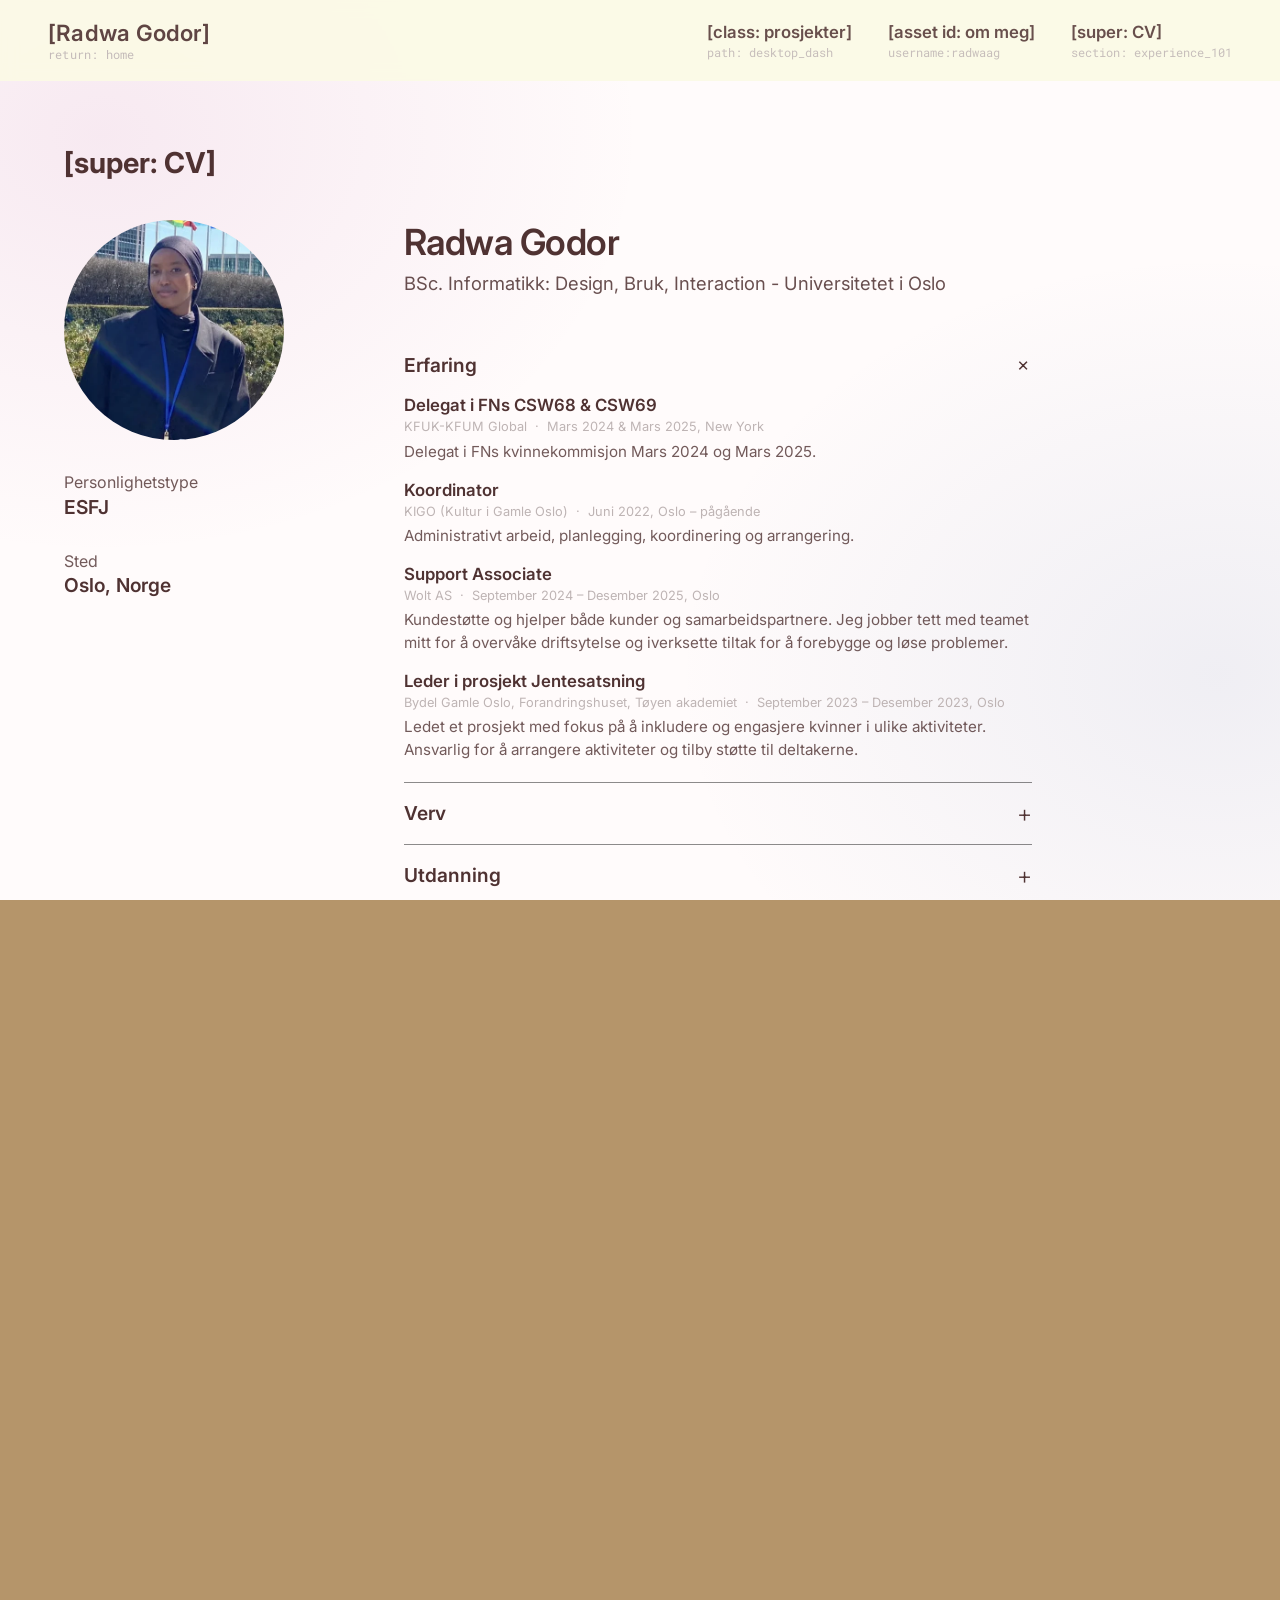
<file: cv.html>
<!DOCTYPE html>
<html lang="no">
<head>
  <!-- Anti-FOUC for the curtain page-transition: runs before body paints, so if we
       arrived via a curtain-nav link (see shared.js), the curtain is held fully closed
       from the very first frame instead of flashing this page unclothed first. -->
  <script>
    (function () {
      try {
        if (sessionStorage.getItem('curtainNav') === '1') {
          document.documentElement.classList.add('curtain-entering');
          sessionStorage.removeItem('curtainNav');
        }
      } catch (e) {}
    })();
  </script>
  <meta charset="UTF-8" />
  <meta name="viewport" content="width=device-width, initial-scale=1.0" />
  <title>CV — Radwa Godor</title>
  <link rel="preconnect" href="https://fonts.googleapis.com" />
  <link rel="preconnect" href="https://fonts.gstatic.com" crossorigin />
  <link href="https://fonts.googleapis.com/css2?family=Inria+Serif:ital,wght@0,300;0,400;0,700;1,300;1,400;1,700&family=Inter:ital,wght@0,300;0,400;0,500;0,600;0,700;0,800;1,700&family=Roboto+Mono:wght@400&display=swap" rel="stylesheet" />
  <link rel="stylesheet" href="style.css" />
  <link rel="stylesheet" href="cv.css" />
</head>
<body>

  <!-- Curtain used for the nav-link page transitions (see shared.js's initNavTransitions
       / initEntryReveal). Placed first so it's the first thing painted, ahead of any
       page content beneath it. -->
  <div class="page-transition-curtain" aria-hidden="true"></div>

  <!-- HEADER (shared markup — identical to om-meg.html's. -->
  <header>
    <a href="index.html" class="logo curtain-link">[Radwa Godor]<small>return: home</small></a>
    <nav class="nav-links">
      <a href="prosjekter.html" class="curtain-link">[class: prosjekter]<small>path: desktop_dash</small></a>
      <a href="om-meg.html" class="curtain-link">[asset id: om meg]<small>username:radwaag</small></a>
      <a href="cv.html" class="curtain-link nav-active">[super: CV]<small>section: experience_101</small></a>
    </nav>
  </header>

  <h2 class="cv-page-heading">[super: CV]</h2>

  <!-- PROFILE -->
  <section class="cv-profile">
    <div class="cv-profile-left">
      <div class="cv-photo">
        <img src="info.img/UN_portrett.webp" width="480" height="480" alt="Radwa Godor foran FN-hovedkvarteret i New York" />
      </div>
      <div class="cv-fact">
        <div class="cv-fact-label">Personlighetstype</div>
        <div class="cv-fact-value">ESFJ</div>
      </div>
      <div class="cv-fact">
        <div class="cv-fact-label">Sted</div>
        <div class="cv-fact-value">Oslo, Norge</div>
      </div>
    </div>

    <div class="cv-profile-right">
      <h1 class="cv-name">Radwa Godor</h1>
      <p class="cv-title">BSc. Informatikk: Design, Bruk, Interaction - Universitetet i Oslo</p>

      <!-- ACCORDION: Erfaring / Verv / Utdanning -->
      <div class="cv-accordion-group">
        <details class="cv-accordion" open>
          <summary>Erfaring <span class="cv-accordion-icon">+</span></summary>
          <div class="cv-accordion-body">
            <div class="cv-entry">
              <div class="cv-entry-title">Delegat i FNs CSW68 &amp; CSW69</div>
              <div class="cv-entry-meta">KFUK-KFUM Global &nbsp;·&nbsp; Mars 2024 &amp; Mars 2025, New York</div>
              <p class="cv-entry-desc">
                Delegat i FNs kvinnekommisjon Mars 2024 og Mars 2025.
              </p>
            </div>
            <div class="cv-entry">
              <div class="cv-entry-title">Koordinator</div>
              <div class="cv-entry-meta">KIGO (Kultur i Gamle Oslo) &nbsp;·&nbsp; Juni 2022, Oslo – pågående</div>
              <p class="cv-entry-desc">
                Administrativt arbeid, planlegging, koordinering og arrangering.
              </p>
            </div>
            <div class="cv-entry">
              <div class="cv-entry-title">Support Associate</div>
              <div class="cv-entry-meta">Wolt AS &nbsp;·&nbsp; September 2024 – Desember 2025, Oslo</div>
              <p class="cv-entry-desc">
                Kundestøtte og hjelper både kunder og samarbeidspartnere. Jeg jobber tett med teamet mitt for å overvåke driftsytelse og iverksette tiltak for å forebygge og løse problemer.
              </p>
            </div>
            <div class="cv-entry">
              <div class="cv-entry-title">Leder i prosjekt Jentesatsning</div>
              <div class="cv-entry-meta">Bydel Gamle Oslo, Forandringshuset, Tøyen akademiet &nbsp;·&nbsp; September 2023 – Desember 2023, Oslo</div>
              <p class="cv-entry-desc">
                Ledet et prosjekt med fokus på å inkludere og engasjere kvinner i ulike aktiviteter. Ansvarlig for å arrangere aktiviteter og tilby støtte til deltakerne.
              </p>
            </div>
          </div>
        </details>

        <details class="cv-accordion">
          <summary>Verv <span class="cv-accordion-icon">+</span></summary>
          <div class="cv-accordion-body">
            <div class="cv-entry">
              <div class="cv-entry-title">Frivillig - IFI Jentedagen</div>
              <div class="cv-entry-meta">Høsten 2025</div>
              <p class="cv-entry-desc">
                Bidro som frivillig under Jentedagen, et arrangement som fremmer kvinner i teknologi og inspirerer flere jenter til å velge STEM-fag. Som frivillig tok jeg imot deltakere med åpenhet og entusiasme, skape en inkluderende atmosfære og støtte arrangementets mål om mangfold og likestilling i teknologi.
              </p>
            </div>
            <div class="cv-entry">
              <div class="cv-entry-title">DEFI Styremedlem - PR-ansvarlig</div>
              <div class="cv-entry-meta">Høsten 2024</div>
              <p class="cv-entry-desc">
                Jeg var ansvarlig for foreningens PR-arbeid. Det innebar å håndtere kommunikasjon, bygge opp foreningens profil, synliggjøre aktiviteter og arrangementer for å engasjere studenter ved UiO - Institutt for informatikk.
              </p>
            </div>
            <div class="cv-entry">
              <div class="cv-entry-title">Delegat, FNs kvinnekommisjon (CSW)</div>
              <div class="cv-entry-meta">New York &nbsp;·&nbsp; 2024–2025</div>
              <p class="cv-entry-desc">
                Arbeidet med temaer som likestilling, representasjon og unges stemmer i globale
                beslutningsprosesser.
              </p>
            </div>
          </div>
        </details>

        <details class="cv-accordion">
          <summary>Utdanning <span class="cv-accordion-icon">+</span></summary>
          <div class="cv-accordion-body">
            <div class="cv-entry">
              <div class="cv-entry-title">Bachelor Informatikk – Design, bruk og interaksjon – fullført</div>
              <div class="cv-entry-meta">Universitetet i Oslo &nbsp;·&nbsp; 2023–2026 &nbsp;·&nbsp; Oslo</div>
            </div>
            <div class="cv-entry">
              <div class="cv-entry-title">Studiespesialiserende – fullført</div>
              <div class="cv-entry-meta">Hellerud Videregående skole &nbsp;·&nbsp; 2021–2023 &nbsp;·&nbsp; Oslo</div>
              <div class="cv-entry-meta">Fyrstikkalleen Videregående skole &nbsp;·&nbsp; 2020–2021 &nbsp;·&nbsp; Oslo</div>
            </div>
          </div>
        </details>
      </div>

      <!-- TOOLS: dev + design environment, grouped into cards -->
      <div class="cv-tools">
        <p class="cv-tools-label">Verktøy &amp; Kodespråk</p>
        <div class="cv-skills-grid">
          <div class="cv-skill-card">
            <h3>Kodespråk</h3>
            <ul class="cv-tags">
              <li>HTML/CSS</li>
              <li>JavaScript</li>
              <li>React</li>
              <li>Kotlin</li>
              <li>Java</li>
              <li>Arduino(C++)</li>
              <li>Python</li>
            </ul>
          </div>

          <div class="cv-skill-card">
            <h3>Verktøy</h3>
            <ul class="cv-tags">
              <li>Figma</li>
              <li>Figma Make</li>
              <li>Visual Studio Code</li>
              <li>Android Studio</li>
              <li>Git</li>
              <li>GitHub</li>
            </ul>
          </div>
        </div>
      </div>
    </div>
  </section>

  <!-- KONTAKT -->
  <section class="cv-section">
    <h2>Kontakt</h2>
    <div class="cv-contact-list">
      <a href="mailto:radwa0211@outlook.com" class="cv-contact-item">radwa0211@outlook.com</a>
      <a href="tel:+4746526332" class="cv-contact-item">+47 465 26 332</a>
      <div class="cv-contact-socials">
        <a href="https://no.linkedin.com/in/radwa-godor-717544315" class="cv-contact-item" target="_blank" rel="noopener noreferrer">LinkedIn</a>
        <a href="https://github.com/radwaag0211" class="cv-contact-item" target="_blank" rel="noopener noreferrer">GitHub</a>
      </div>
    </div>
  </section>

  <!-- FOOTER -->
  <footer>
    <span class="footer-watermark">Radwa Godor</span>
  </footer>

  <script src="shared.js"></script>

</body>
</html>
</file>
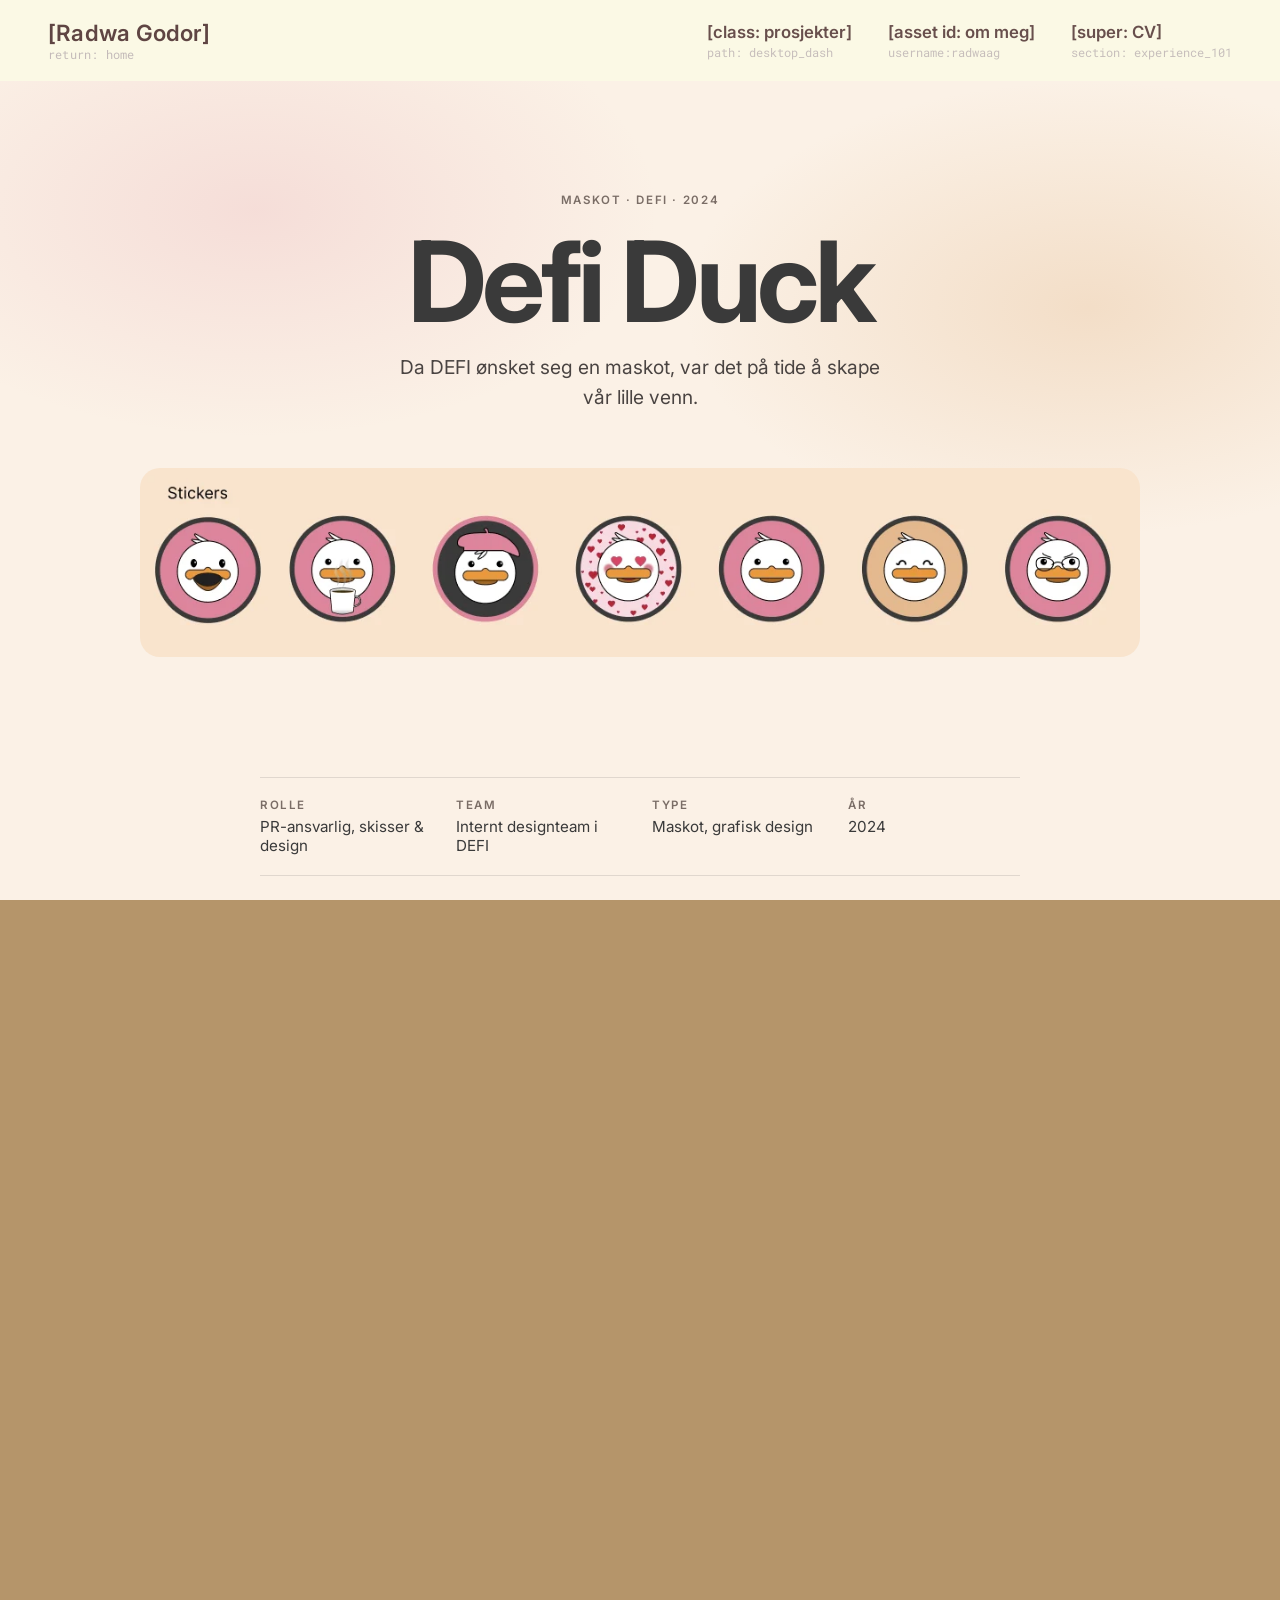
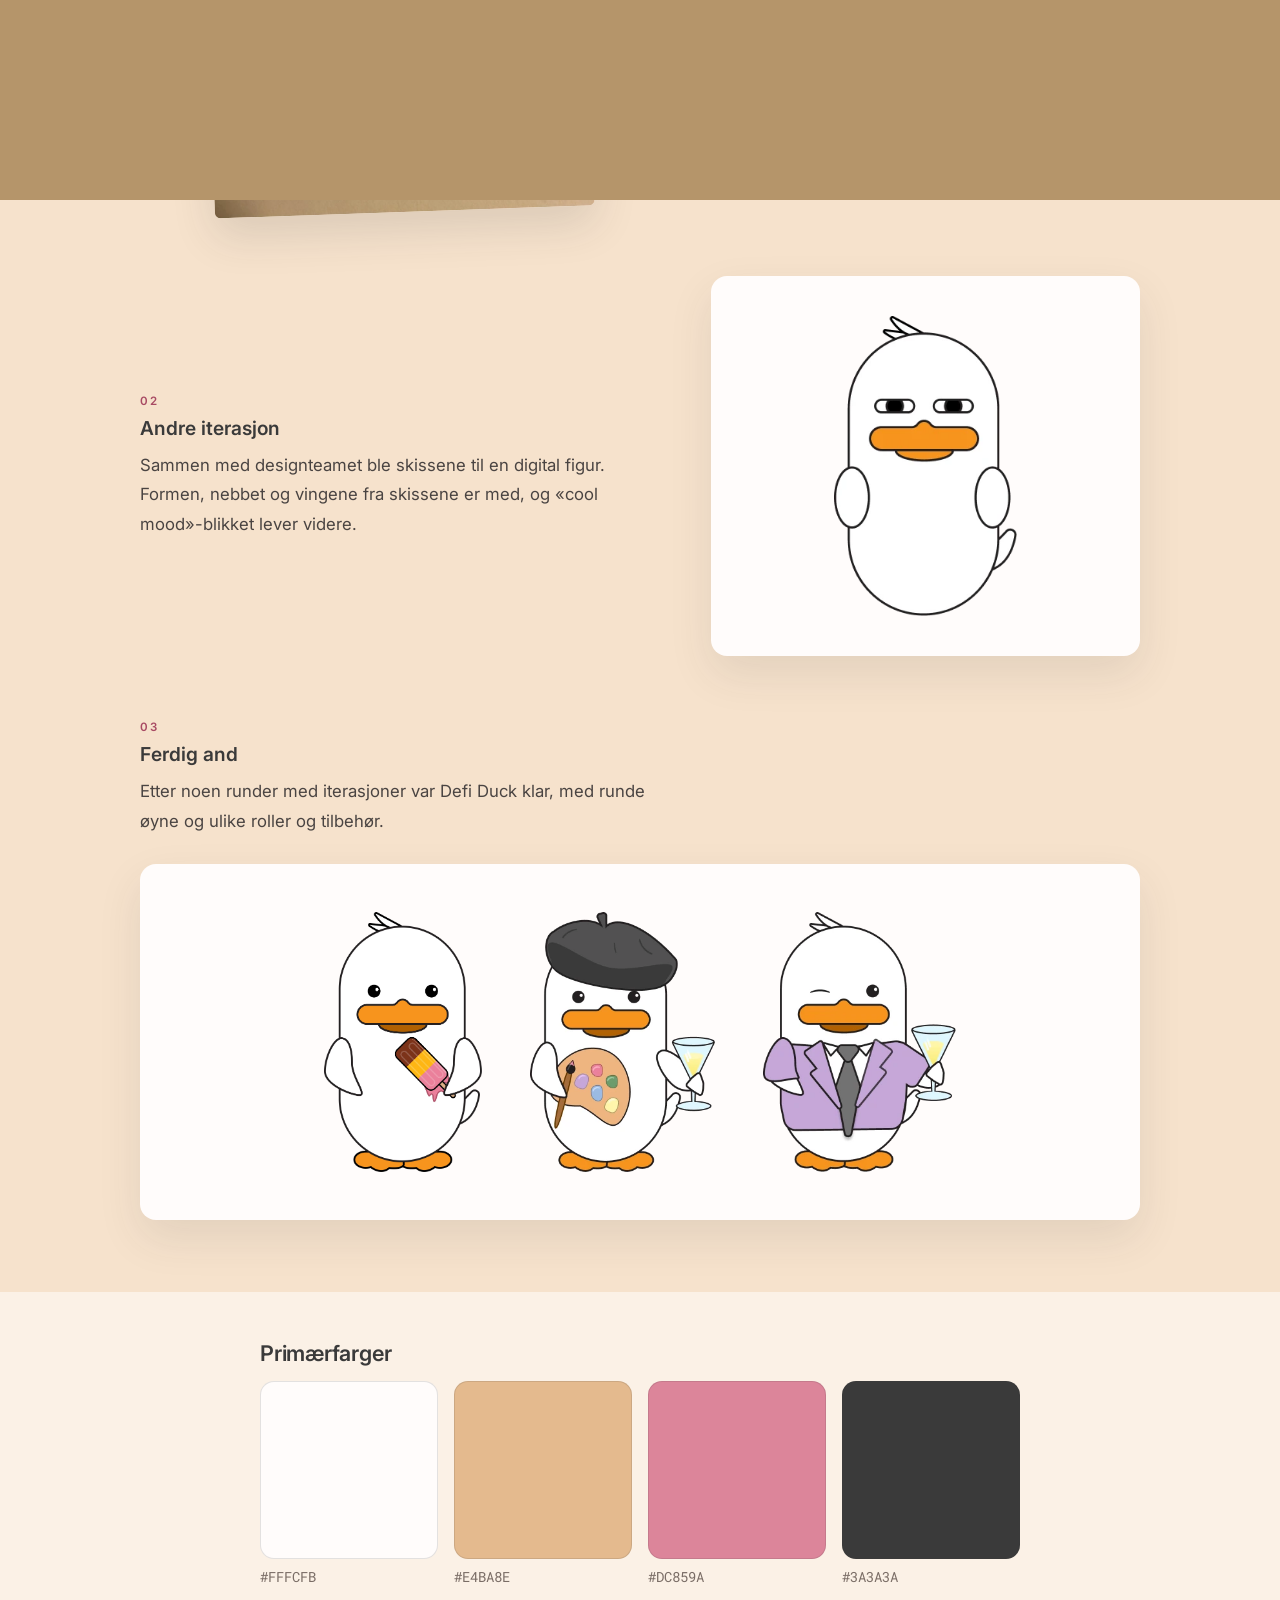
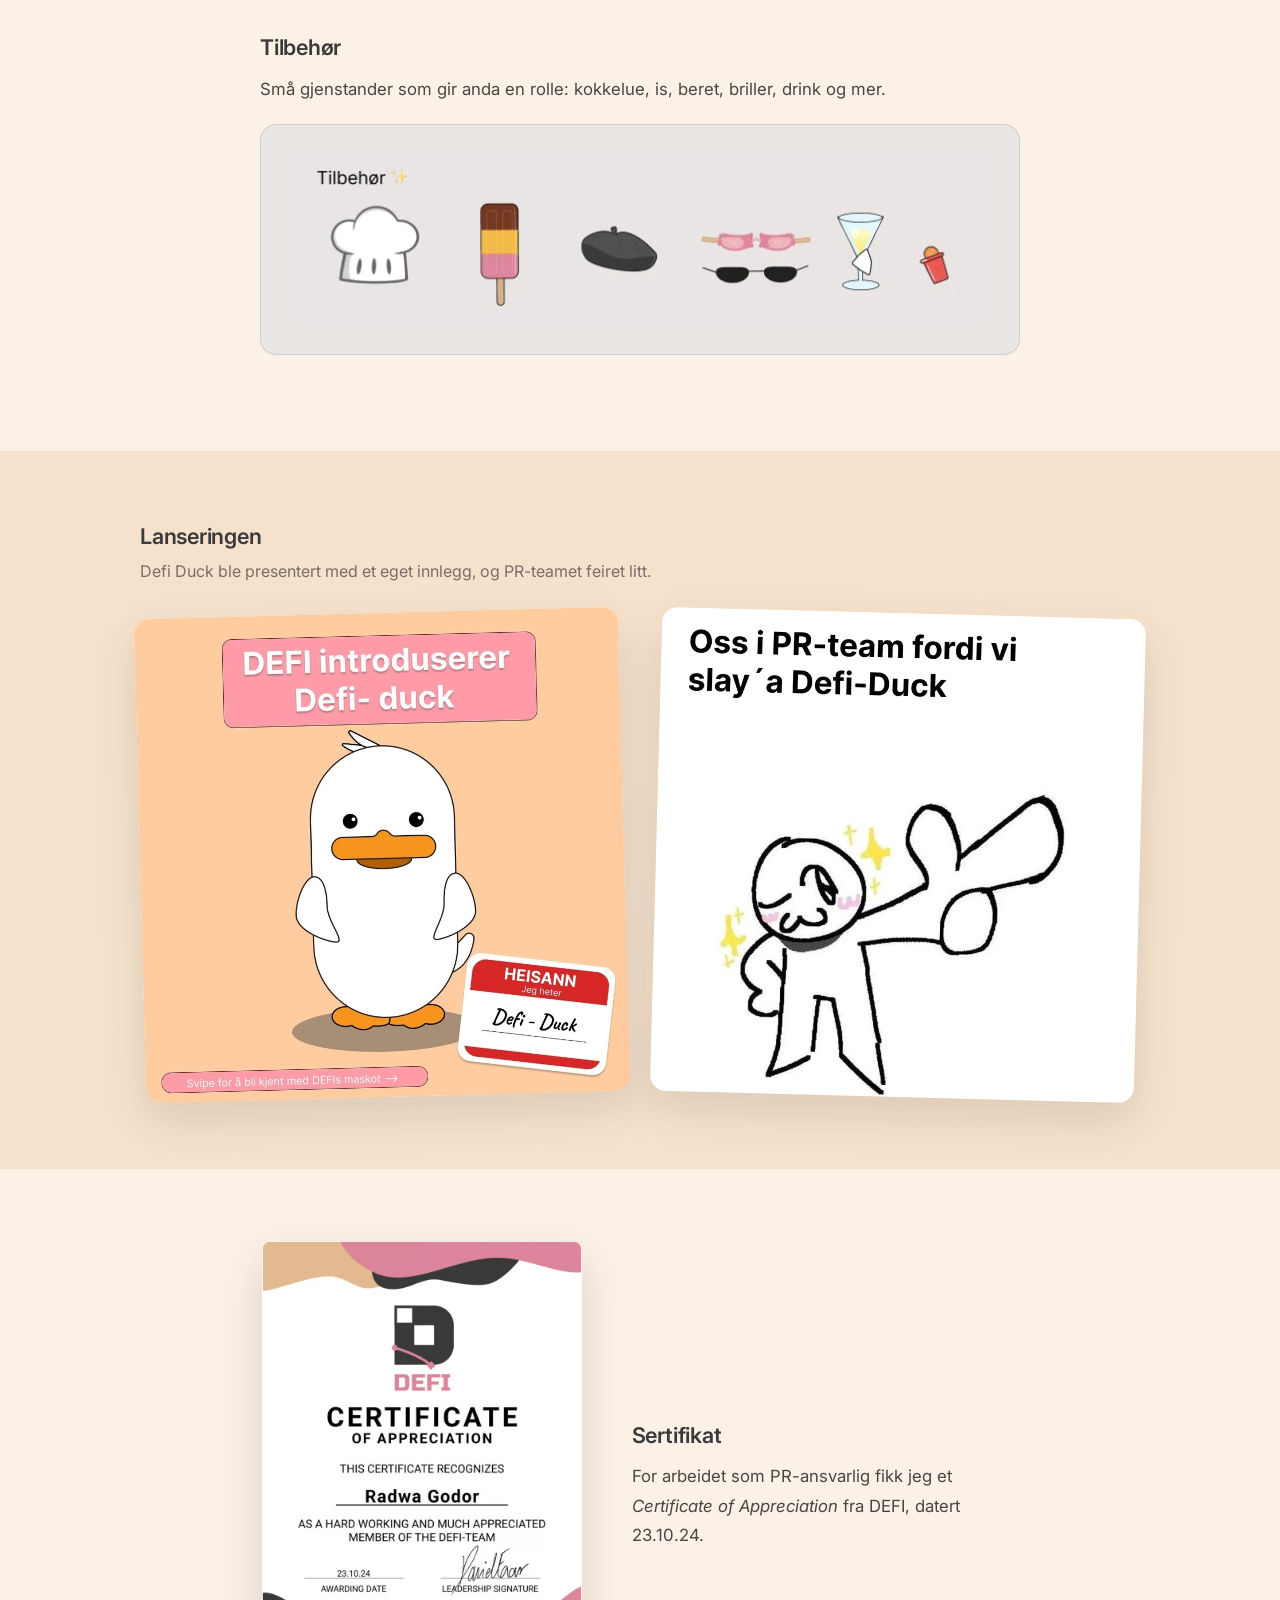
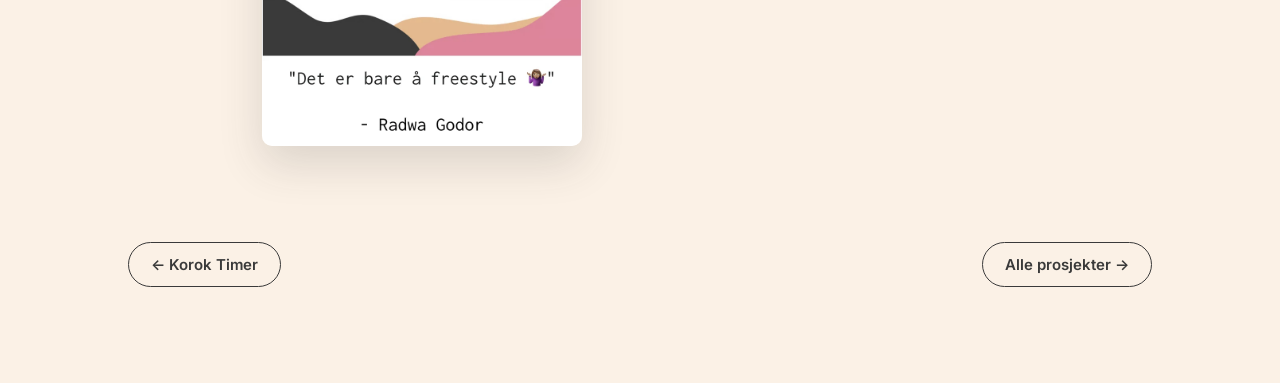
<file: defi-duck.html>
<!DOCTYPE html>
<html lang="no">
<head>
  <!-- Anti-FOUC for the curtain page-transition (see shared.js). -->
  <script>
    (function () {
      try {
        if (sessionStorage.getItem('curtainNav') === '1') {
          document.documentElement.classList.add('curtain-entering');
          sessionStorage.removeItem('curtainNav');
        }
      } catch (e) { }
    })();
  </script>
  <meta charset="UTF-8" />
  <meta name="viewport" content="width=device-width, initial-scale=1.0" />
  <title>Defi Duck — Radwa Godor</title>
  <link rel="preconnect" href="https://fonts.googleapis.com" />
  <link rel="preconnect" href="https://fonts.gstatic.com" crossorigin />
  <link href="https://fonts.googleapis.com/css2?family=Inria+Serif:ital,wght@0,300;0,400;0,700;1,300;1,400;1,700&family=Inter:ital,wght@0,300;0,400;0,500;0,600;0,700;0,800;1,700&family=Roboto+Mono:wght@400&display=swap" rel="stylesheet" />
  <link rel="stylesheet" href="style.css" />
  <link rel="stylesheet" href="defi-duck.css" />
</head>
<body>

  <div class="page-transition-curtain" aria-hidden="true"></div>

  <header>
    <a href="index.html" class="logo curtain-link">[Radwa Godor]<small>return: home</small></a>
    <nav class="nav-links">
      <a href="prosjekter.html" class="curtain-link">[class: prosjekter]<small>path: desktop_dash</small></a>
      <a href="om-meg.html" class="curtain-link">[asset id: om meg]<small>username:radwaag</small></a>
      <a href="cv.html" class="curtain-link">[super: CV]<small>section: experience_101</small></a>
    </nav>
  </header>

  <!-- ===== HERO ===== -->
  <section class="dd-hero">
    <p class="dd-eyebrow">Maskot · DEFI · 2024</p>
    <h1 class="dd-hero-title">Defi Duck</h1>
    <p class="dd-hero-sub">Da DEFI ønsket seg en maskot, var det på tide å skape vår lille venn.</p>

    <img src="defi-duck.media/stickers.webp" width="1126" height="212" alt="Sju Defi Duck-klistremerker med ulike uttrykk: glad, med kaffekopp, med beret, forelsket, nøytral, smilende og sint" class="dd-hero-img" />
  </section>

  <!-- ===== INNHOLD ===== -->
  <section class="dd-innhold">

    <div class="dd-summary">
      <div class="dd-summary-item">
        <span class="dd-summary-label">Rolle</span>
        <span class="dd-summary-value">PR-ansvarlig, skisser &amp; design</span>
      </div>
      <div class="dd-summary-item">
        <span class="dd-summary-label">Team</span>
        <span class="dd-summary-value">Internt designteam i DEFI</span>
      </div>
      <div class="dd-summary-item">
        <span class="dd-summary-label">Type</span>
        <span class="dd-summary-value">Maskot, grafisk design</span>
      </div>
      <div class="dd-summary-item">
        <span class="dd-summary-label">År</span>
        <span class="dd-summary-value">2024</span>
      </div>
    </div>

    <div class="dd-section">
      <h2>Om prosjektet</h2>
      <p>
        DEFI er linjeforeningen for Informatikk: design, bruk og interaksjon på UiO. Da jeg var PR-ansvarlig der i 2024, bestemte vi oss for å realisere en idé: å ha en egen maskot. Resultatet ble Defi Duck.
      </p>
      <p>
        Jeg skisset de første ideene og designet dem videre sammen med resten av det interne designteamet. Etter noen runder med iterasjoner var Defi Duck klar.
      </p>
    </div>

  </section>

  <!-- ===== PROSESS ===== -->
  <section class="dd-process">
    <div class="dd-process-inner">

      <h2 class="dd-block-heading">Prosessen</h2>

      <div class="dd-step">
        <figure class="dd-step-media dd-step-media--paper">
          <img src="defi-duck.media/skisse_emotes.webp" width="812" height="968" loading="lazy" alt="Blyantskisse med tittelen Emotes, skisse nummer 3: fem ender med uttrykkene cool mood, sover, swag, woho og cooking" />
        </figure>
        <div class="dd-step-text">
          <span class="dd-step-num">01</span>
          <h3>Skisser</h3>
          <p>Det startet med blyant og papir. Jeg tegnet ulike uttrykk og stemninger for anda: cool mood, søvnig, swag, woho og cooking.</p>
        </div>
      </div>

      <div class="dd-step dd-step--reverse">
        <figure class="dd-step-media dd-step-media--duck">
          <img src="defi-duck.media/iterasjon_2.webp" width="237" height="388" loading="lazy" alt="Andre iterasjon av Defi Duck: digital and med halvlukkede, skeptiske øyne" />
        </figure>
        <div class="dd-step-text">
          <span class="dd-step-num">02</span>
          <h3>Andre iterasjon</h3>
          <p>Sammen med designteamet ble skissene til en digital figur. Formen, nebbet og vingene fra skissene er med, og «cool mood»-blikket lever videre.</p>
        </div>
      </div>

      <div class="dd-final">
        <div class="dd-step-text dd-final-text">
          <span class="dd-step-num">03</span>
          <h3>Ferdig and</h3>
          <p>Etter noen runder med iterasjoner var Defi Duck klar, med runde øyne og ulike roller og tilbehør.</p>
        </div>
        <div class="dd-final-ducks">
          <img src="defi-duck.media/ferdig_is.webp" width="978" height="1610" loading="lazy" alt="Ferdig Defi Duck med en smeltende is" />
          <img src="defi-duck.media/ferdig_paint_sip.webp" width="296" height="416" loading="lazy" alt="Ferdig Defi Duck i Paint &amp; Sip-utgave med beret, palett og glass" />
          <img src="defi-duck.media/ferdig_dress.webp" width="299" height="403" loading="lazy" alt="Ferdig Defi Duck i lilla dress og slips som blunker og holder et glass" />
        </div>
      </div>

    </div>
  </section>

  <!-- ===== DESIGNSYSTEM ===== -->
  <section class="dd-innhold">

    <div class="dd-section">
      <h2>Primærfarger</h2>
      <ul class="dd-swatches">
        <li><span class="dd-swatch" style="--c:#FFFCFB"></span><span class="dd-hex">#FFFCFB</span></li>
        <li><span class="dd-swatch" style="--c:#E4BA8E"></span><span class="dd-hex">#E4BA8E</span></li>
        <li><span class="dd-swatch" style="--c:#DC859A"></span><span class="dd-hex">#DC859A</span></li>
        <li><span class="dd-swatch" style="--c:#3A3A3A"></span><span class="dd-hex">#3A3A3A</span></li>
      </ul>
    </div>

    <div class="dd-section">
      <h2>Tilbehør</h2>
      <p>Små gjenstander som gir anda en rolle: kokkelue, is, beret, briller, drink og mer.</p>
      <figure class="dd-card-img dd-card-img--grey">
        <img src="defi-duck.media/tilbehor.webp" width="708" height="174" loading="lazy" alt="Tilbehør til Defi Duck: kokkelue, is, beret, rosa briller, solbriller, drinkglass og en liten kopp" />
      </figure>
    </div>

  </section>

  <!-- ===== LANSERING ===== -->
  <section class="dd-launch">
    <div class="dd-launch-inner">
      <h2 class="dd-block-heading">Lanseringen</h2>
      <p class="dd-block-sub">Defi Duck ble presentert med et eget innlegg, og PR-teamet feiret litt.</p>

      <div class="dd-posts">
        <img src="defi-duck.media/intro_post.webp" width="886" height="886" loading="lazy" alt="Innlegg med teksten «DEFI introduserer Defi-duck» og anda med navnelapp: Heisann, jeg heter Defi-Duck" />
        <img src="defi-duck.media/pr_team.webp" width="886" height="886" loading="lazy" alt="Meme med teksten «Oss i PR-team fordi vi slay'a Defi-Duck» og en fornøyd strekfigur som peker" />
      </div>
    </div>
  </section>

  <!-- ===== SERTIFIKAT ===== -->
  <section class="dd-innhold dd-innhold--end">
    <div class="dd-cert">
      <figure class="dd-cert-img">
        <img src="defi-duck.media/sertifikat.webp" width="804" height="1270" loading="lazy" alt="Certificate of Appreciation fra DEFI til Radwa Godor, datert 23.10.24" />
      </figure>
      <div class="dd-cert-text">
        <h2>Sertifikat</h2>
        <p>For arbeidet som PR-ansvarlig fikk jeg et <em>Certificate of Appreciation</em> fra DEFI, datert 23.10.24.</p>
      </div>
    </div>
  </section>

  <nav class="dd-case-nav" aria-label="Flere prosjekter">
    <a href="korok-timer.html" class="btn btn-outline curtain-link">← Korok Timer</a>
    <a href="prosjekter.html" class="btn btn-outline curtain-link">Alle prosjekter →</a>
  </nav>

  <script src="shared.js"></script>
</body>
</html>
</file>
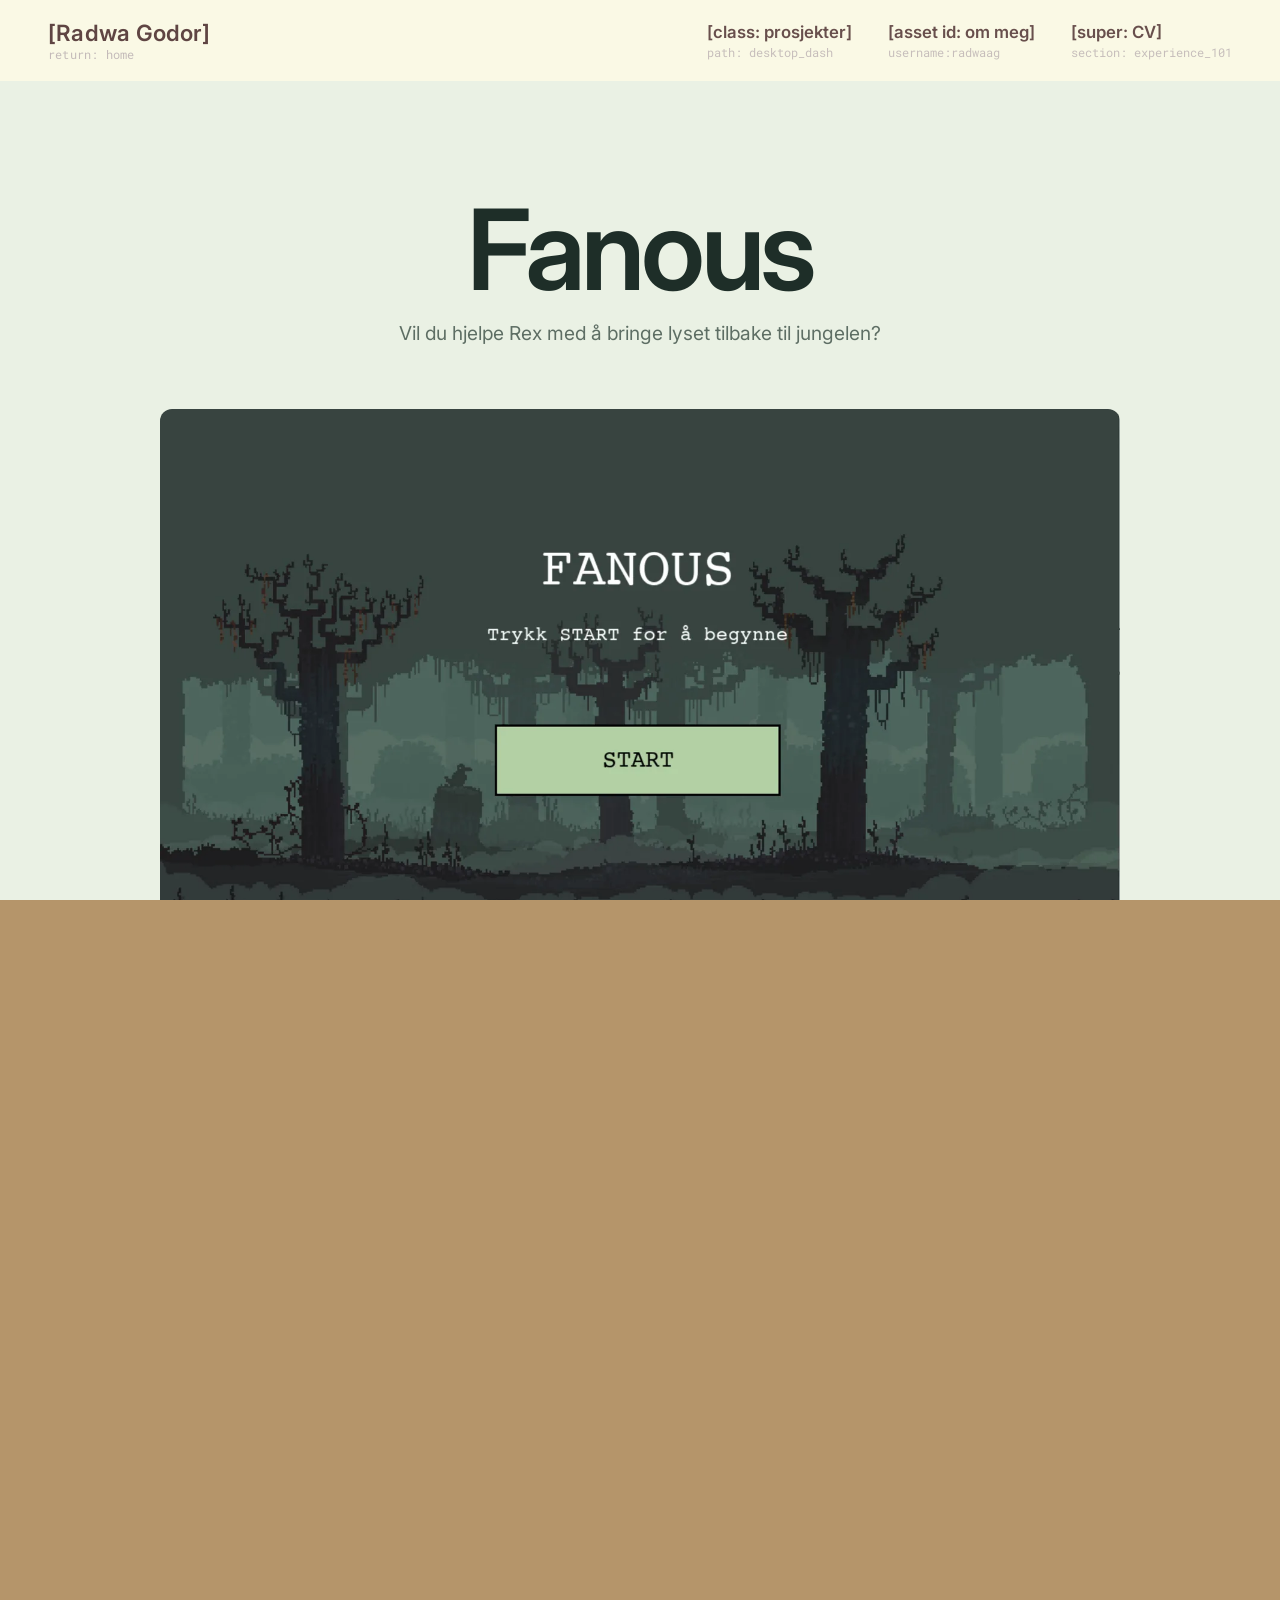
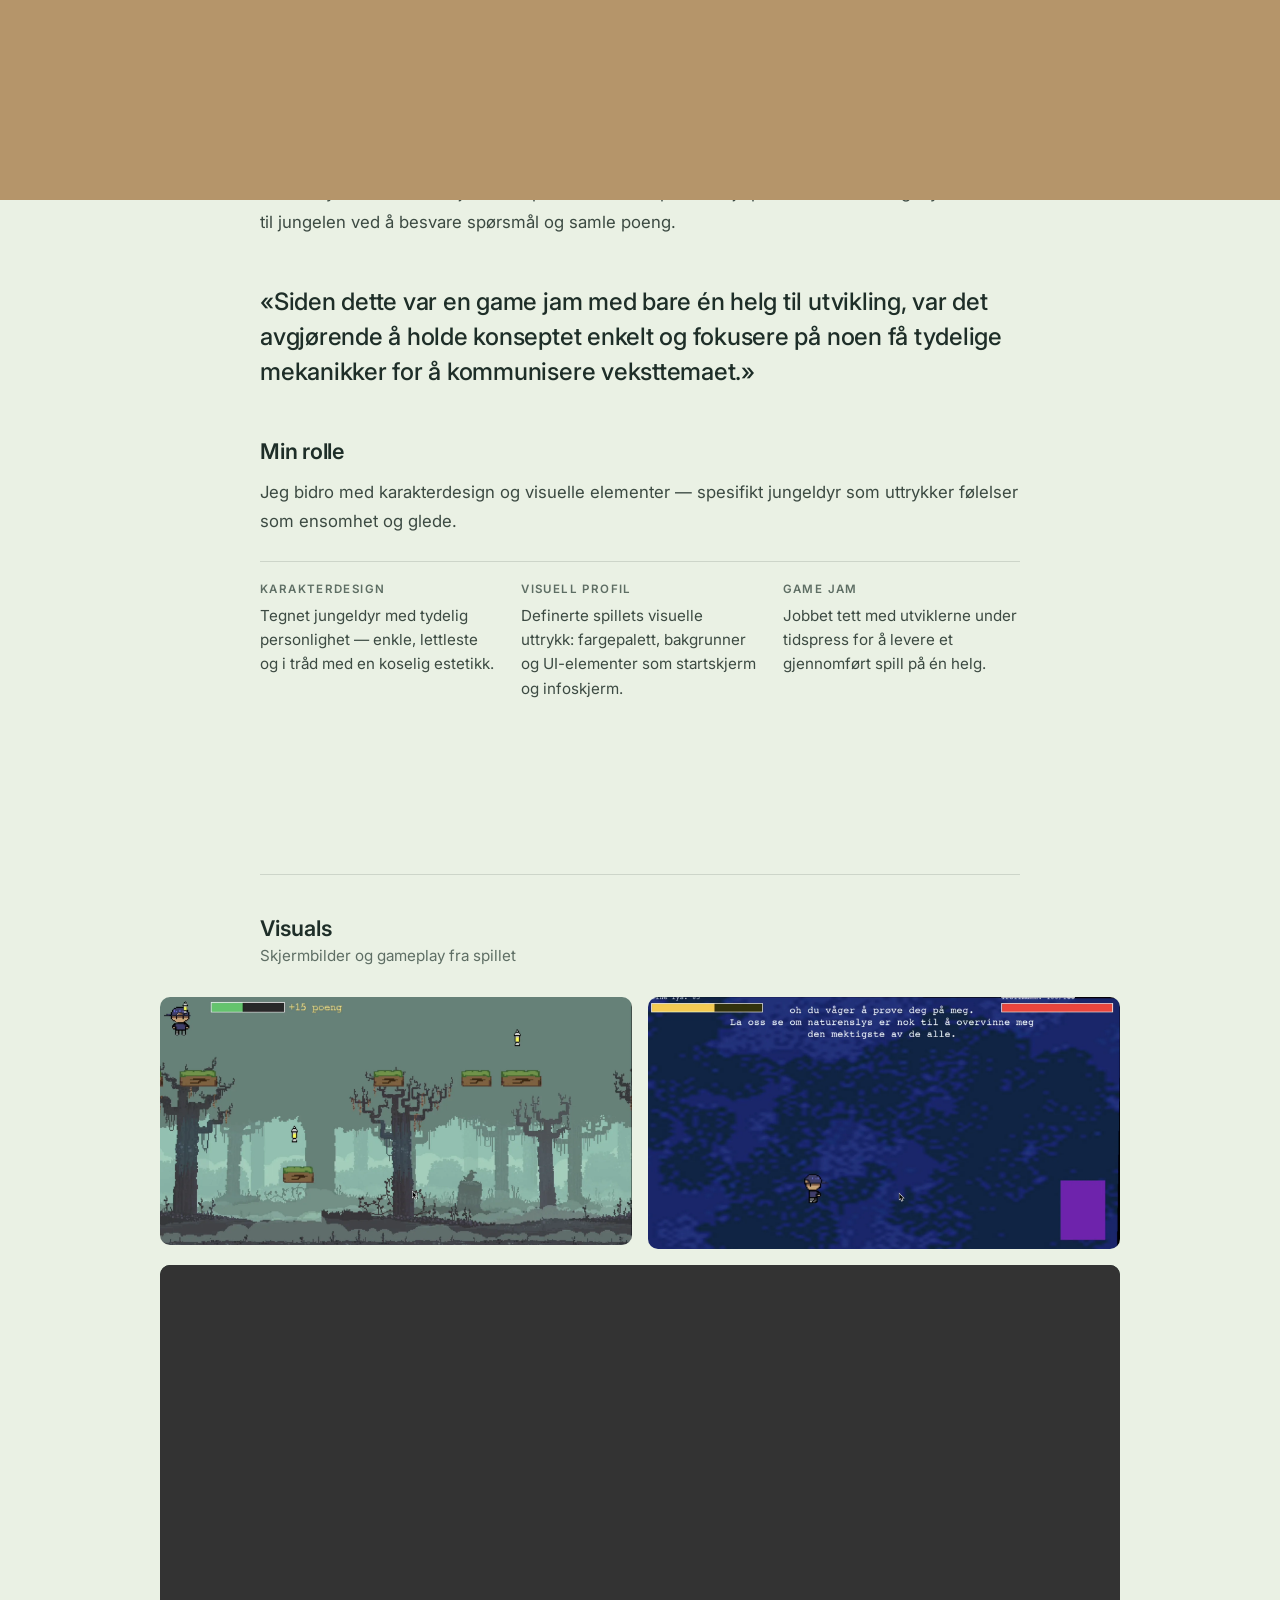
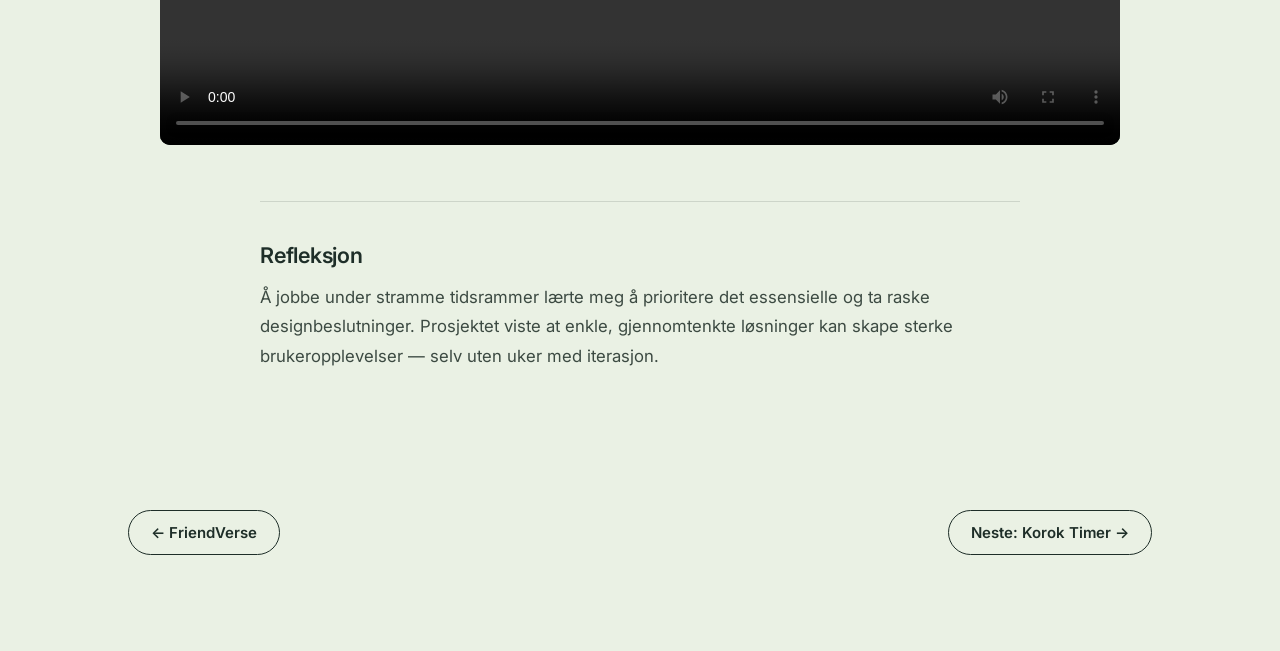
<file: fanous.html>
<!DOCTYPE html>
<html lang="no">
<head>
  <!-- Anti-FOUC for the curtain page-transition: runs before body paints, so if we
       arrived via a curtain-nav link (see shared.js), the curtain is held fully closed
       from the very first frame instead of flashing this page unclothed first. -->
  <script>
    (function () {
      try {
        if (sessionStorage.getItem('curtainNav') === '1') {
          document.documentElement.classList.add('curtain-entering');
          sessionStorage.removeItem('curtainNav');
        }
      } catch (e) { }
    })();
  </script>
  <meta charset="UTF-8" />
  <meta name="viewport" content="width=device-width, initial-scale=1.0" />
  <title>Fanous — Radwa Godor</title>
  <link rel="preconnect" href="https://fonts.googleapis.com" />
  <link rel="preconnect" href="https://fonts.gstatic.com" crossorigin />
  <link href="https://fonts.googleapis.com/css2?family=Inria+Serif:ital,wght@0,300;0,400;0,700;1,300;1,400;1,700&family=Inter:ital,wght@0,300;0,400;0,500;0,600;0,700;0,800;1,700&family=Roboto+Mono:wght@400&display=swap" rel="stylesheet" />
  <link rel="stylesheet" href="style.css" />
  <link rel="stylesheet" href="fanous.css" />
</head>
<body>

  <!-- Curtain used for the nav-link page transitions (see shared.js's initNavTransitions
       / initEntryReveal). Placed first so it's the first thing painted, ahead of any
       page content beneath it. -->
  <div class="page-transition-curtain" aria-hidden="true"></div>

  <header>
    <a href="index.html" class="logo curtain-link">[Radwa Godor]<small>return: home</small></a>
    <nav class="nav-links">
      <a href="prosjekter.html" class="curtain-link">[class: prosjekter]<small>path: desktop_dash</small></a>
      <a href="om-meg.html" class="curtain-link">[asset id: om meg]<small>username:radwaag</small></a>
      <a href="cv.html" class="curtain-link">[super: CV]<small>section: experience_101</small></a>
    </nav>
  </header>

  <!-- ===== DEL 1: HERO ===== -->
  <section class="fn-hero">

    <h1 class="fn-hero-title">Fanous</h1>
    <p class="fn-hero-sub">Vil du hjelpe Rex med å bringe lyset tilbake til jungelen?</p>

    <img src="fanous.media/start_skjerm_fanous.webp" width="1600" height="898" alt="Fanous startskjerm" class="fn-hero-img" />

  </section>

  <!-- ===== DEL 2: INNHOLD ===== -->
  <section class="fn-innhold">

    <!-- Summary -->
    <div class="fn-summary">
      <div class="fn-summary-item">
        <span class="fn-summary-label">Rolle</span>
        <span class="fn-summary-value">Character Design &amp; Visuell Design</span>
      </div>
      <div class="fn-summary-item">
        <span class="fn-summary-label">Team</span>
        <span class="fn-summary-value">3 utviklere, 2 designere</span>
      </div>
      <div class="fn-summary-item">
        <span class="fn-summary-label">Type</span>
        <span class="fn-summary-value">Game Jam — en helg</span>
      </div>
      <div class="fn-summary-item">
        <span class="fn-summary-label">Tema</span>
        <span class="fn-summary-value">Vekst</span>
      </div>
    </div>

    <!-- Musikk -->
    <div class="fn-music-wrap">
      <p class="fn-music-label">Spill av og kjenn deg i jungelen</p>
      <div class="music-player-wrap" style="width:100%; max-width:500px;">
        <div class="music-card-back"></div>
        <div class="music-card">
          <div class="music-boks-circle">
            <img src="fanous.media/lofi_boks.png" width="240" height="248" alt="Lofi radio" class="music-boks-img" />
          </div>
          <div class="music-center-col">
            <div class="music-progress-wrap" onclick="seekAudio(event)">
              <div class="music-progress-bar" id="progressBar"></div>
            </div>
            <div class="music-time-row">
              <span id="currentTime">0:00</span>
              <span id="totalTime">0:00</span>
            </div>
          </div>
          <div class="music-controls">
            <button class="music-play-btn" id="playBtn" onclick="toggleMusic()">
              <img src="fanous.media/Play.png" width="100" height="100" alt="Play" id="playIcon" />
            </button>
            <div class="music-headphones-circle" id="headphonesCircle">
              <img src="fanous.media/headphones.png" width="133" height="128" alt="Playing" />
            </div>
          </div>
        </div>
      </div>
    </div>

    <audio id="lofiAudio" loop>
      <source src="fanous.media/jungle.mp3" type="audio/mpeg" />
    </audio>

    <!-- Om prosjektet -->
    <div class="fn-section">
      <h2>Om prosjektet</h2>
      <p>
        Fanous er et spørsmålsspill som utfordrer din evne til å fokusere og samle nok poeng til å redde jungelen fra det onde monsteret Fanous. Et lite team bestående av tre utviklere og to designere skapte dette spillet i løpet av en helg under en game jam, basert på temaet <em>vekst</em>.
      </p>
    </div>

    <!-- Bakgrunn -->
    <div class="fn-section">
      <h2>Bakgrunn &amp; Konsept</h2>
      <p>
        «Fanous» symboliserer opplysning, optimisme og veiledning i mørket. Ordet oversettes til «lykt» og bærer kulturell betydning som et fyrtårn gjennom usikkerhet. Lys representerer trygghet, fellesskap og muligheten til å navigere fremover til tross for omgivelsenes mørke.
      </p>
      <p>
        Denne symbolikken ble kjernen i spillets narrativ: spilleren hjelper Rex med å bringe lyset tilbake til jungelen ved å besvare spørsmål og samle poeng.
      </p>
    </div>

    <!-- Sitat -->
    <div class="fn-quote">
      <p>«Siden dette var en game jam med bare én helg til utvikling, var det avgjørende å holde konseptet enkelt og fokusere på noen få tydelige mekanikker for å kommunisere veksttemaet.»</p>
    </div>

    <!-- Min rolle -->
    <div class="fn-section">
      <h2>Min rolle</h2>
      <p>Jeg bidro med karakterdesign og visuelle elementer — spesifikt jungeldyr som uttrykker følelser som ensomhet og glede.</p>
      <div class="fn-three-col">
        <div class="fn-col-item">
          <h3>Karakterdesign</h3>
          <p>Tegnet jungeldyr med tydelig personlighet — enkle, lettleste og i tråd med en koselig estetikk.</p>
        </div>
        <div class="fn-col-item">
          <h3>Visuell profil</h3>
          <p>Definerte spillets visuelle uttrykk: fargepalett, bakgrunner og UI-elementer som startskjerm og infoskjerm.</p>
        </div>
        <div class="fn-col-item">
          <h3>Game Jam</h3>
          <p>Jobbet tett med utviklerne under tidspress for å levere et gjennomført spill på én helg.</p>
        </div>
      </div>
    </div>

  </section>

  <!-- ===== DEL 3: VISUALS ===== -->
  <section class="fn-visuals">

    <h2 class="fn-visuals-heading">Visuals</h2>
    <p class="fn-visuals-sub">Skjermbilder og gameplay fra spillet</p>

    <div class="fn-screens">
      <img src="fanous.media/game_play.webp" width="1600" height="840" loading="lazy" alt="Fanous gameplay" />
      <img src="fanous.media/boss_battle.webp" width="1600" height="854" loading="lazy" alt="Fanous boss battle" />
    </div>

    <div class="fn-video-wrap">
      <video controls preload="metadata">
        <source src="fanous.media/Fanous_gameplay.mp4" type="video/mp4" />
        Nettleseren din støtter ikke videoavspilling.
      </video>
    </div>

    <!-- Refleksjon -->
    <div class="fn-refleksjon">
      <h2>Refleksjon</h2>
      <p>
        Å jobbe under stramme tidsrammer lærte meg å prioritere det essensielle og ta raske designbeslutninger. Prosjektet viste at enkle, gjennomtenkte løsninger kan skape sterke brukeropplevelser — selv uten uker med iterasjon.
      </p>
    </div>

  </section>

  <!-- FOOTER -->
  <nav class="fn-case-nav" aria-label="Flere prosjekter">
    <a href="friendverse.html" class="btn btn-outline curtain-link">← FriendVerse</a>
    <a href="korok-timer.html" class="btn btn-outline curtain-link">Neste: Korok Timer →</a>
  </nav>

  <script src="shared.js"></script>
  <script>
    const audio = document.getElementById('lofiAudio');
    const playIcon = document.getElementById('playIcon');
    const headphones = document.getElementById('headphonesCircle');
    const progressBar = document.getElementById('progressBar');
    const currentTimeEl = document.getElementById('currentTime');
    const totalTimeEl = document.getElementById('totalTime');

    function formatTime(sec) {
      const m = Math.floor(sec / 60);
      const s = Math.floor(sec % 60);
      return m + ':' + (s < 10 ? '0' : '') + s;
    }

    function toggleMusic() {
      if (audio.paused) {
        audio.play();
        playIcon.src = 'Pause.png';
        headphones.classList.add('visible');
      } else {
        audio.pause();
        playIcon.src = 'fanous.media/Play.png';
        headphones.classList.remove('visible');
      }
    }

    audio.addEventListener('timeupdate', () => {
      if (!audio.duration) return;
      progressBar.style.width = (audio.currentTime / audio.duration * 100) + '%';
      currentTimeEl.textContent = formatTime(audio.currentTime);
    });

    audio.addEventListener('loadedmetadata', () => {
      totalTimeEl.textContent = formatTime(audio.duration);
    });

    function seekAudio(e) {
      const rect = e.currentTarget.getBoundingClientRect();
      audio.currentTime = ((e.clientX - rect.left) / rect.width) * audio.duration;
    }
  </script>

</body>
</html>
</file>
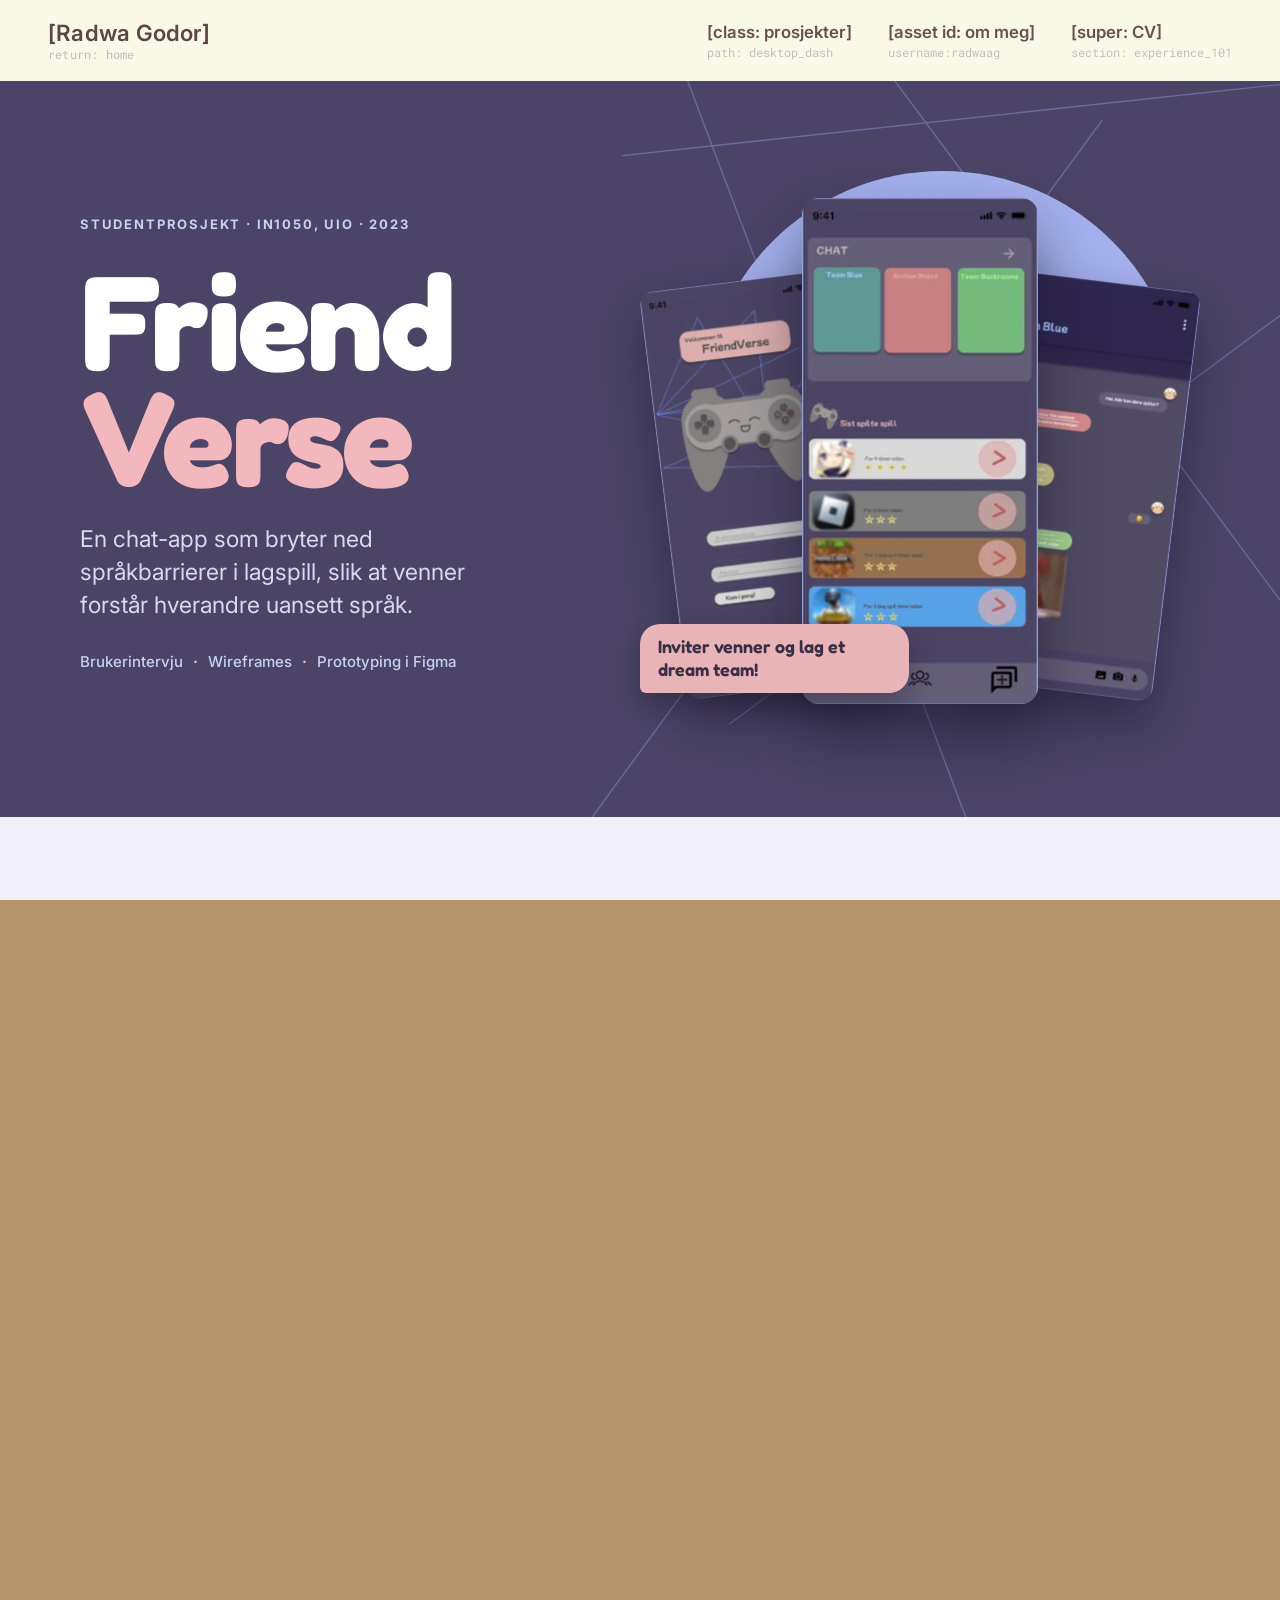
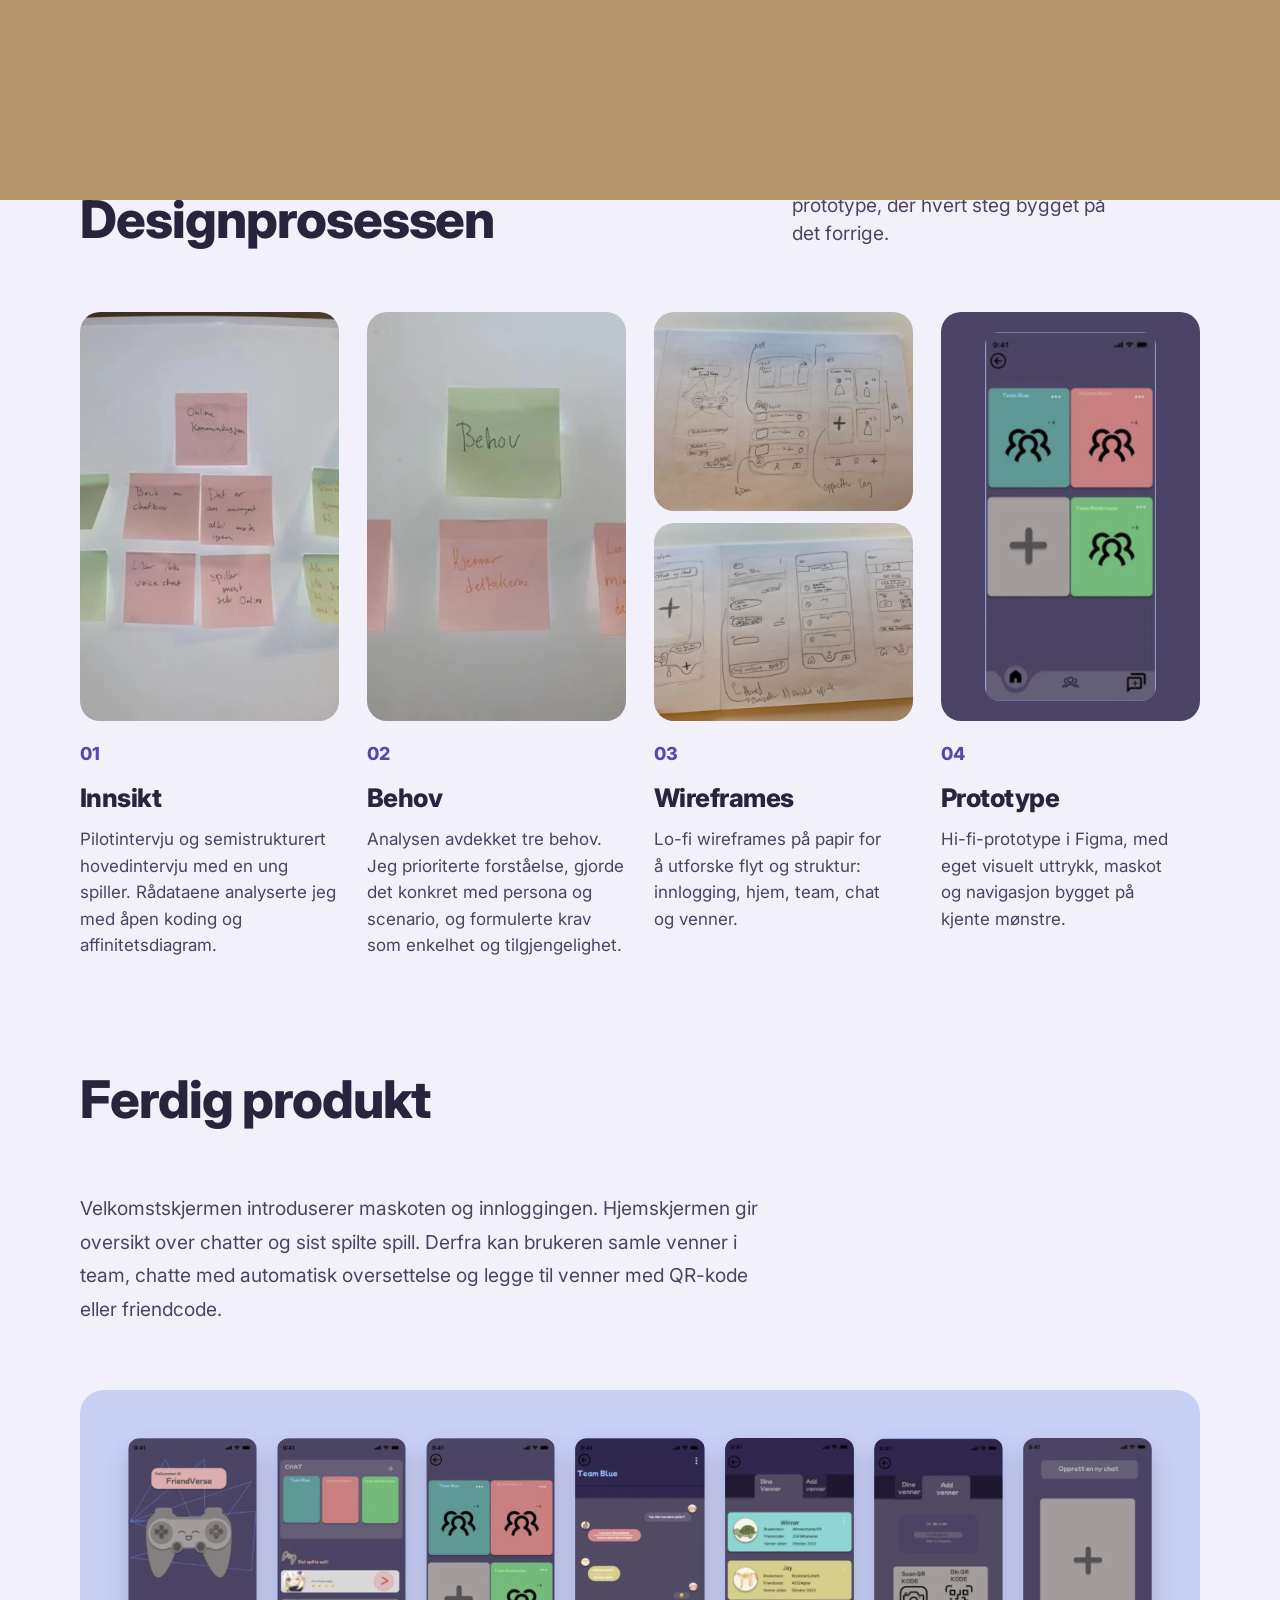
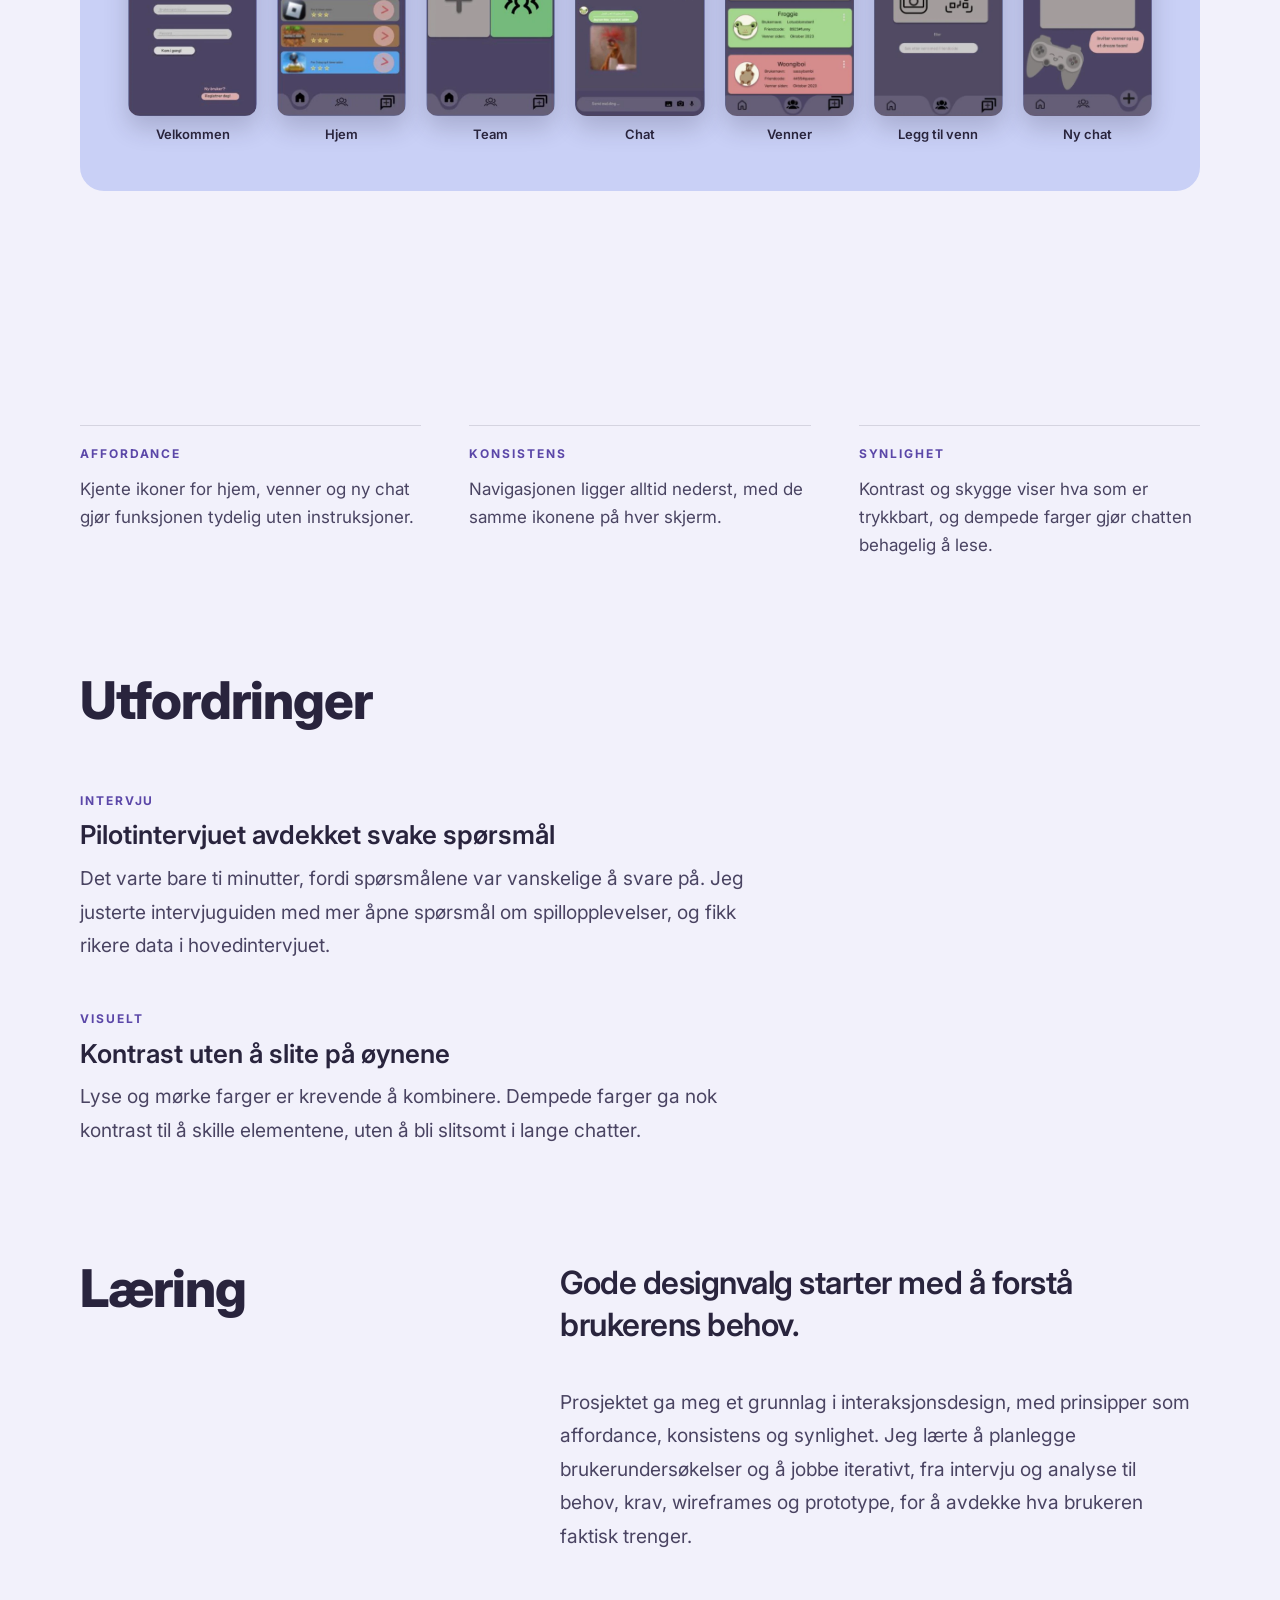
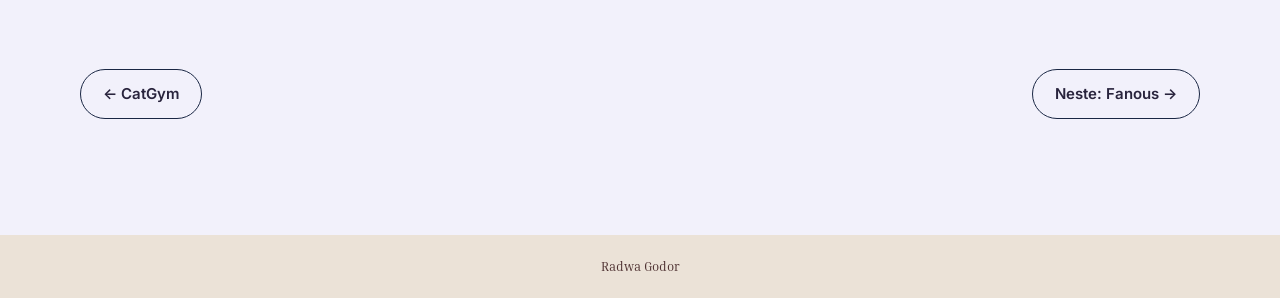
<file: friendverse.html>
<!DOCTYPE html>
<html lang="no">

<head>
  <!-- Anti-FOUC for the curtain page-transition: runs before body paints, so if we
       arrived via a curtain-nav link (see shared.js), the curtain is held fully closed
       from the very first frame instead of flashing this page unclothed first. -->
  <script>
    (function () {
      try {
        if (sessionStorage.getItem('curtainNav') === '1') {
          document.documentElement.classList.add('curtain-entering');
          sessionStorage.removeItem('curtainNav');
        }
      } catch (e) { }
    })();
  </script>
  <meta charset="UTF-8" />
  <meta name="viewport" content="width=device-width, initial-scale=1.0" />
  <title>FriendVerse — Radwa Godor</title>
  <link rel="preconnect" href="https://fonts.googleapis.com" />
  <link rel="preconnect" href="https://fonts.gstatic.com" crossorigin />
  <link
    href="https://fonts.googleapis.com/css2?family=Inria+Serif:ital,wght@0,300;0,400;0,700;1,300;1,400;1,700&family=Inter:ital,wght@0,300;0,400;0,500;0,600;0,700;0,800;1,700&family=Roboto+Mono:wght@400&family=Fredoka:wght@600;700&display=swap"
    rel="stylesheet" />
  <link rel="stylesheet" href="style.css" />
  <link rel="stylesheet" href="case.css" />
  <link rel="stylesheet" href="friendverse.css" />
</head>

<body>

  <!-- Curtain used for the nav-link page transitions (see shared.js's initNavTransitions
       / initEntryReveal). Placed first so it's the first thing painted, ahead of any
       page content beneath it. -->
  <div class="page-transition-curtain" aria-hidden="true"></div>

  <div class="progress" aria-hidden="true">
    <div class="progress__bar" data-progress></div>
  </div>

  <header>
    <a href="index.html" class="logo curtain-link">[Radwa Godor]<small>return: home</small></a>
    <nav class="nav-links">
      <a href="prosjekter.html" class="curtain-link">[class: prosjekter]<small>path: desktop_dash</small></a>
      <a href="om-meg.html" class="curtain-link">[asset id: om meg]<small>username:radwaag</small></a>
      <a href="cv.html" class="curtain-link">[super: CV]<small>section: experience_101</small></a>
    </nav>
  </header>

  <main class="ss-case fv">
    <!-- 1. FORSIDE — fra «FriendVerse – forside»-tegnebrettet -->
    <section class="fv-hero">
      <svg class="fv-hero__lines" viewBox="0 0 1440 900" preserveAspectRatio="xMidYMid slice" aria-hidden="true" focusable="false">
        <g stroke="#8E9AE0" stroke-width="1.5" opacity="0.45" fill="none">
          <line x1="700" y1="120" x2="1440" y2="40" />
          <line x1="760" y1="0" x2="1100" y2="900" />
          <line x1="1440" y1="300" x2="820" y2="760" />
          <line x1="980" y1="0" x2="1440" y2="620" />
          <line x1="640" y1="900" x2="1240" y2="80" />
        </g>
      </svg>

      <div class="fv-hero__inner">

        <div class="fv-hero__text" data-reveal>
          <span class="fv-hero__kicker">Studentprosjekt · IN1050, UiO · 2023</span>
          <h1 class="fv-hero__title">Friend<br /><span>Verse</span></h1>
          <p class="fv-hero__intro">En chat-app som bryter ned språkbarrierer i lagspill, slik at venner forstår hverandre uansett språk.</p>
          <ul class="fv-tags" aria-label="Metoder">
            <li class="fv-tag">Brukerintervju</li>
            <li class="fv-tag">Wireframes</li>
            <li class="fv-tag">Prototyping i Figma</li>
          </ul>
        </div>

        <div class="fv-hero__media" data-reveal>
          <div class="fv-hero__blob" aria-hidden="true"></div>
          <img class="fv-phone fv-phone--left" src="friendverse.media/skjerm_velkommen.webp" width="408" height="878" alt="" />
          <img class="fv-phone fv-phone--right" src="friendverse.media/skjerm_chat.webp" width="406" height="878" alt="" />
          <img class="fv-phone fv-phone--main" src="friendverse.media/skjerm_hjem.webp" width="408" height="878" alt="FriendVerse hjemskjerm med chatter og sist spilte spill" />
          <p class="fv-hero__bubble">Inviter venner og lag et dream team!</p>
        </div>

      </div>
    </section>

    <!-- 2. LEAD -->
    <section class="section">
      <div class="stack">

        <p class="lead" data-reveal>FriendVerse er en chat-app for venner som spiller sammen, der meldinger oversettes til språket hver enkelt velger.</p>
        <p class="prose" data-reveal>Innsikten viste at spillchatter er vanskelige å bruke, og at misforståelser oppstår når lagkamerater ikke deler språk. FriendVerse samler venner, team og chat på ett sted, med oversettelse bygget inn. Venner legges til med QR-kode eller friendcode.</p>

      </div>
    </section>

    <!-- 3. ROLLE, TYPE, LEVERANSE -->
    <section class="section">
      <div class="stack">

        <div class="section__head" data-reveal>
          <h2 class="section__title">Rolle, type &amp; leveranse</h2>
        </div>

        <div class="cols">
          <div class="col" data-reveal>
            <span class="label">Min rolle</span>
            <p>Interaksjonsdesigner.<br />Innsikt, behov, wireframes og prototype.</p>
          </div>
          <div class="col" data-reveal>
            <span class="label">Type</span>
            <p>Individuelt studentprosjekt.<br />IN1050, UiO, høsten 2023.</p>
          </div>
          <div class="col" data-reveal>
            <span class="label">Leveranse</span>
            <p>Lo-fi wireframes på papir.<br />Hi-fi-prototype i Figma, 7 skjermer.</p>
          </div>
        </div>

      </div>
    </section>

    <!-- 4. DESIGNPROSESS -->
    <section class="section">
      <div class="stack">

        <div class="fv-process__head">
          <div class="section__head" data-reveal>
            <span class="kicker">FriendVerse · Prosess</span>
            <h2 class="section__title">Designprosessen</h2>
          </div>
          <p class="fv-process__intro" data-reveal>En iterativ prosess fra brukerinnsikt til prototype, der hvert steg bygget på det forrige.</p>
        </div>

        <ol class="fv-steps">
          <li class="fv-step" data-reveal>
            <div class="fv-step__media">
              <img src="friendverse.media/affinity_diagram.webp" width="706" height="560" loading="lazy" alt="Affinitetsdiagram med post-it-lapper om fysiske spill, online spill og forskjellen mellom dem" />
            </div>
            <span class="fv-step__num" aria-hidden="true">01</span>
            <h3 class="fv-step__title">Innsikt</h3>
            <p>Pilotintervju og semistrukturert hovedintervju med en ung spiller. Rådataene analyserte jeg med åpen koding og affinitetsdiagram.</p>
          </li>
          <li class="fv-step" data-reveal>
            <div class="fv-step__media">
              <img src="friendverse.media/behov.webp" width="647" height="499" loading="lazy" alt="Tre behov skrevet på post-it-lapper under overskriften Behov" />
            </div>
            <span class="fv-step__num" aria-hidden="true">02</span>
            <h3 class="fv-step__title">Behov</h3>
            <p>Analysen avdekket tre behov. Jeg prioriterte forståelse, gjorde det konkret med persona og scenario, og formulerte krav som enkelhet og tilgjengelighet.</p>
          </li>
          <li class="fv-step" data-reveal>
            <div class="fv-step__media">
              <img src="friendverse.media/skisser_2.webp" width="800" height="550" loading="lazy" alt="Skisser av innlogging, hjemskjerm og team" />
              <img src="friendverse.media/skisser_1.webp" width="906" height="516" loading="lazy" alt="Skisser av ny chat, chat med oversettelse og venneliste" />
            </div>
            <span class="fv-step__num" aria-hidden="true">03</span>
            <h3 class="fv-step__title">Wireframes</h3>
            <p>Lo-fi wireframes på papir for å utforske flyt og struktur: innlogging, hjem, team, chat og venner.</p>
          </li>
          <li class="fv-step" data-reveal>
            <div class="fv-step__media fv-step__media--screen">
              <img src="friendverse.media/skjerm_team.webp" width="408" height="878" loading="lazy" alt="Prototypen i Figma: oversikt over team" />
            </div>
            <span class="fv-step__num" aria-hidden="true">04</span>
            <h3 class="fv-step__title">Prototype</h3>
            <p>Hi-fi-prototype i Figma, med eget visuelt uttrykk, maskot og navigasjon bygget på kjente mønstre.</p>
          </li>
        </ol>

      </div>
    </section>

    <!-- 5. FERDIG PRODUKT -->
    <section class="section">
      <div class="stack">

        <div class="section__head" data-reveal>
          <h2 class="section__title">Ferdig produkt</h2>
        </div>

        <p class="prose" data-reveal>Velkomstskjermen introduserer maskoten og innloggingen. Hjemskjermen gir oversikt over chatter og sist spilte spill. Derfra kan brukeren samle venner i team, chatte med automatisk oversettelse og legge til venner med QR-kode eller friendcode.</p>

        <ul class="fv-screens" data-reveal>
          <li><img src="friendverse.media/skjerm_velkommen.webp" width="408" height="878" loading="lazy" alt="Velkomstskjerm med innlogging og maskoten" /><span>Velkommen</span></li>
          <li><img src="friendverse.media/skjerm_hjem.webp" width="408" height="878" loading="lazy" alt="Hjemskjerm med chatter og sist spilte spill" /><span>Hjem</span></li>
          <li><img src="friendverse.media/skjerm_team.webp" width="408" height="878" loading="lazy" alt="Oversikt over team" /><span>Team</span></li>
          <li><img src="friendverse.media/skjerm_chat.webp" width="406" height="878" loading="lazy" alt="Chat i Team Blue" /><span>Chat</span></li>
          <li><img src="friendverse.media/skjerm_venner.webp" width="564" height="1220" loading="lazy" alt="Liste over venner med brukernavn og friendcode" /><span>Venner</span></li>
          <li><img src="friendverse.media/skjerm_legg_til.webp" width="566" height="1220" loading="lazy" alt="Legg til venn med QR-kode eller friendcode" /><span>Legg til venn</span></li>
          <li><img src="friendverse.media/skjerm_ny_chat.webp" width="566" height="1220" loading="lazy" alt="Opprett ny chat, med maskoten som inviterer til å lage et team" /><span>Ny chat</span></li>
        </ul>

      </div>
    </section>

    <!-- 6. DESIGNVALG -->
    <section class="section">
      <div class="stack">

        <div class="section__head" data-reveal>
          <h2 class="section__title">Designvalg</h2>
        </div>

        <div class="cols">
          <div class="col" data-reveal>
            <span class="label">Affordance</span>
            <p>Kjente ikoner for hjem, venner og ny chat gjør funksjonen tydelig uten instruksjoner.</p>
          </div>
          <div class="col" data-reveal>
            <span class="label">Konsistens</span>
            <p>Navigasjonen ligger alltid nederst, med de samme ikonene på hver skjerm.</p>
          </div>
          <div class="col" data-reveal>
            <span class="label">Synlighet</span>
            <p>Kontrast og skygge viser hva som er trykkbart, og dempede farger gjør chatten behagelig å lese.</p>
          </div>
        </div>

      </div>
    </section>

    <!-- 7. UTFORDRINGER -->
    <section class="section">
      <div class="stack">

        <div class="section__head" data-reveal>
          <h2 class="section__title">Utfordringer</h2>
        </div>

        <div class="prose-list">
          <div class="prose-item" data-reveal>
            <span class="eyebrow">Intervju</span>
            <h3 class="col__title col__title--lg">Pilotintervjuet avdekket svake spørsmål</h3>
            <p class="prose">Det varte bare ti minutter, fordi spørsmålene var vanskelige å svare på. Jeg justerte intervjuguiden med mer åpne spørsmål om spillopplevelser, og fikk rikere data i hovedintervjuet.</p>
          </div>
          <div class="prose-item" data-reveal>
            <span class="eyebrow">Visuelt</span>
            <h3 class="col__title col__title--lg">Kontrast uten å slite på øynene</h3>
            <p class="prose">Lyse og mørke farger er krevende å kombinere. Dempede farger ga nok kontrast til å skille elementene, uten å bli slitsomt i lange chatter.</p>
          </div>
        </div>

      </div>
    </section>

    <!-- 8. LÆRING -->
    <section class="section">
      <div class="split">

        <div class="split__aside" data-reveal>
          <h2 class="section__title">Læring</h2>
        </div>

        <div class="split__body">
          <p class="pull" data-reveal>Gode designvalg starter med å forstå brukerens behov.</p>
          <p class="prose" data-reveal>Prosjektet ga meg et grunnlag i interaksjonsdesign, med prinsipper som affordance, konsistens og synlighet. Jeg lærte å planlegge brukerundersøkelser og å jobbe iterativt, fra intervju og analyse til behov, krav, wireframes og prototype, for å avdekke hva brukeren faktisk trenger.</p>
        </div>

      </div>
    </section>

    <section class="section">
      <nav class="case-nav" aria-label="Flere prosjekter">
        <a href="catgym.html" class="btn btn-outline curtain-link">← CatGym</a>
        <a href="fanous.html" class="btn btn-outline curtain-link">Neste: Fanous →</a>
      </nav>
    </section>

  </main>

  <footer>
    <span class="footer-watermark">Radwa Godor</span>
  </footer>

  <script src="shared.js"></script>
  <script src="case.js"></script>

</body>

</html>
</file>
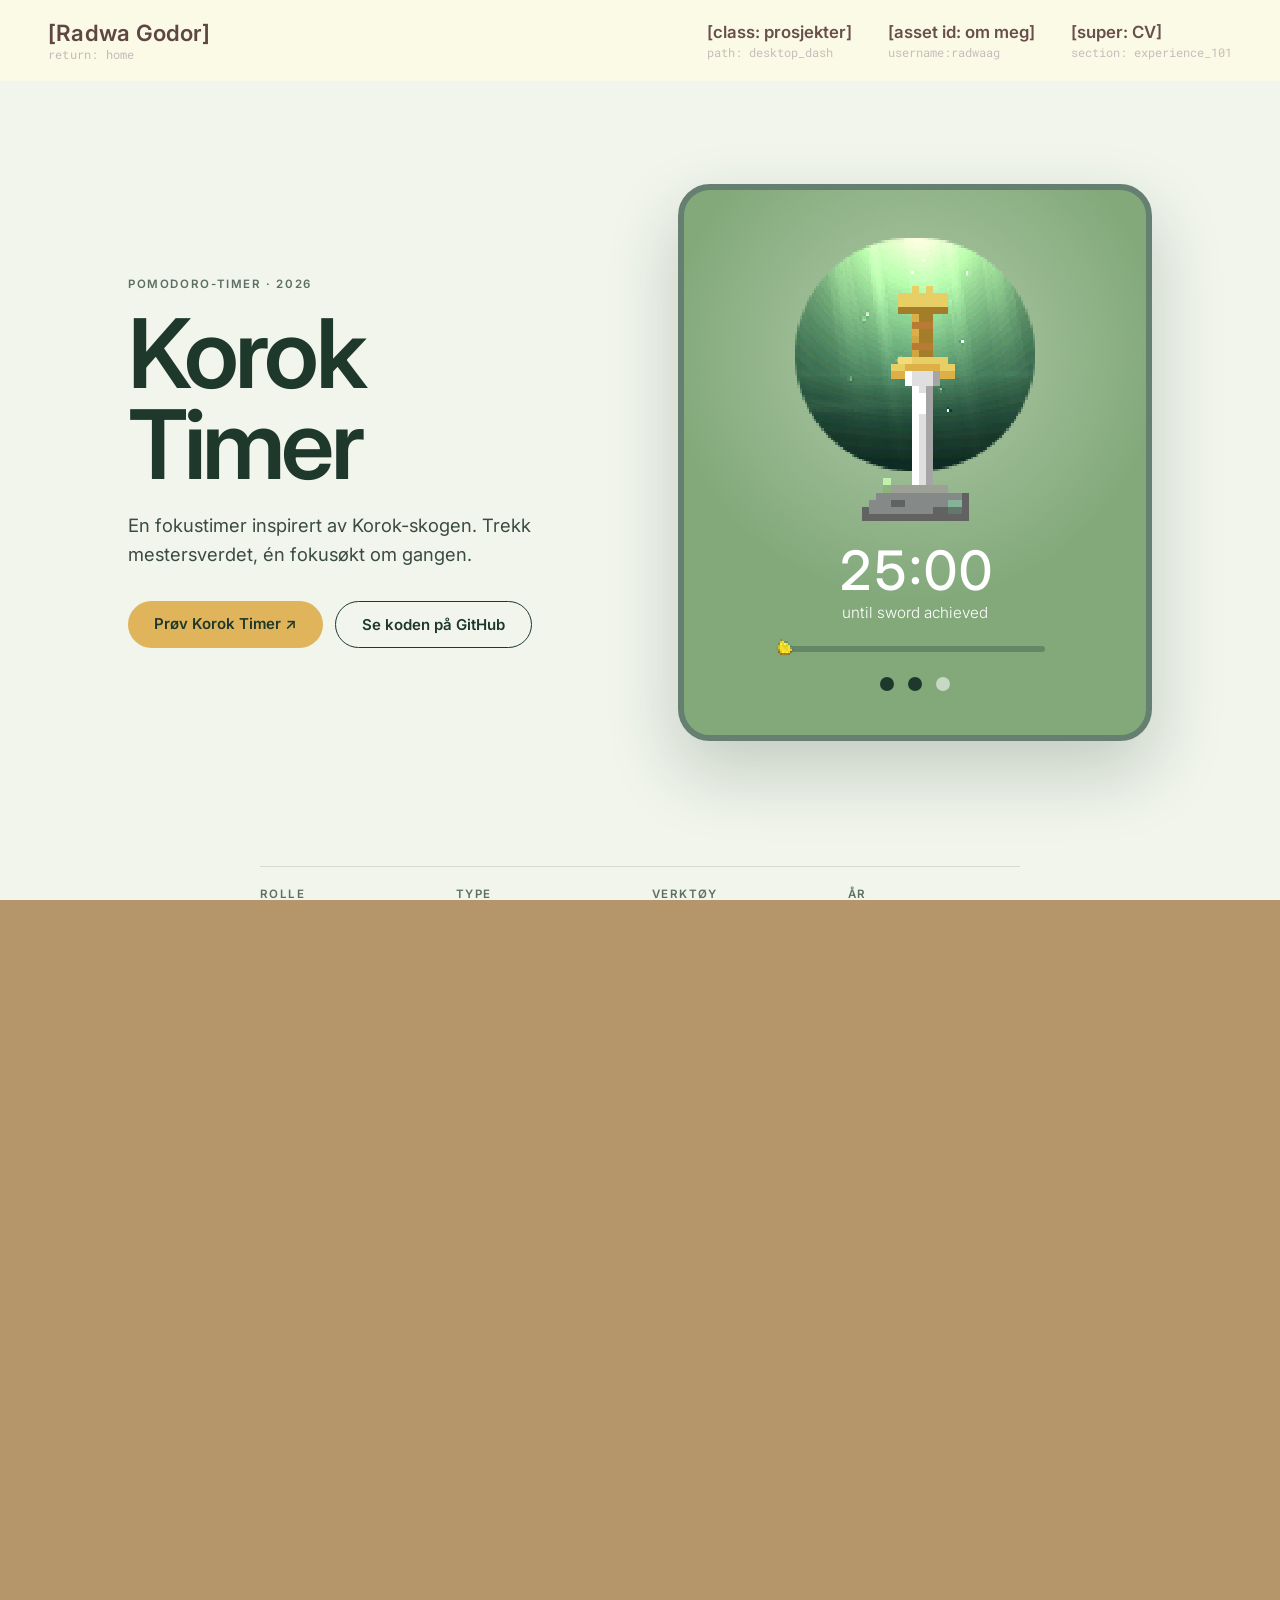
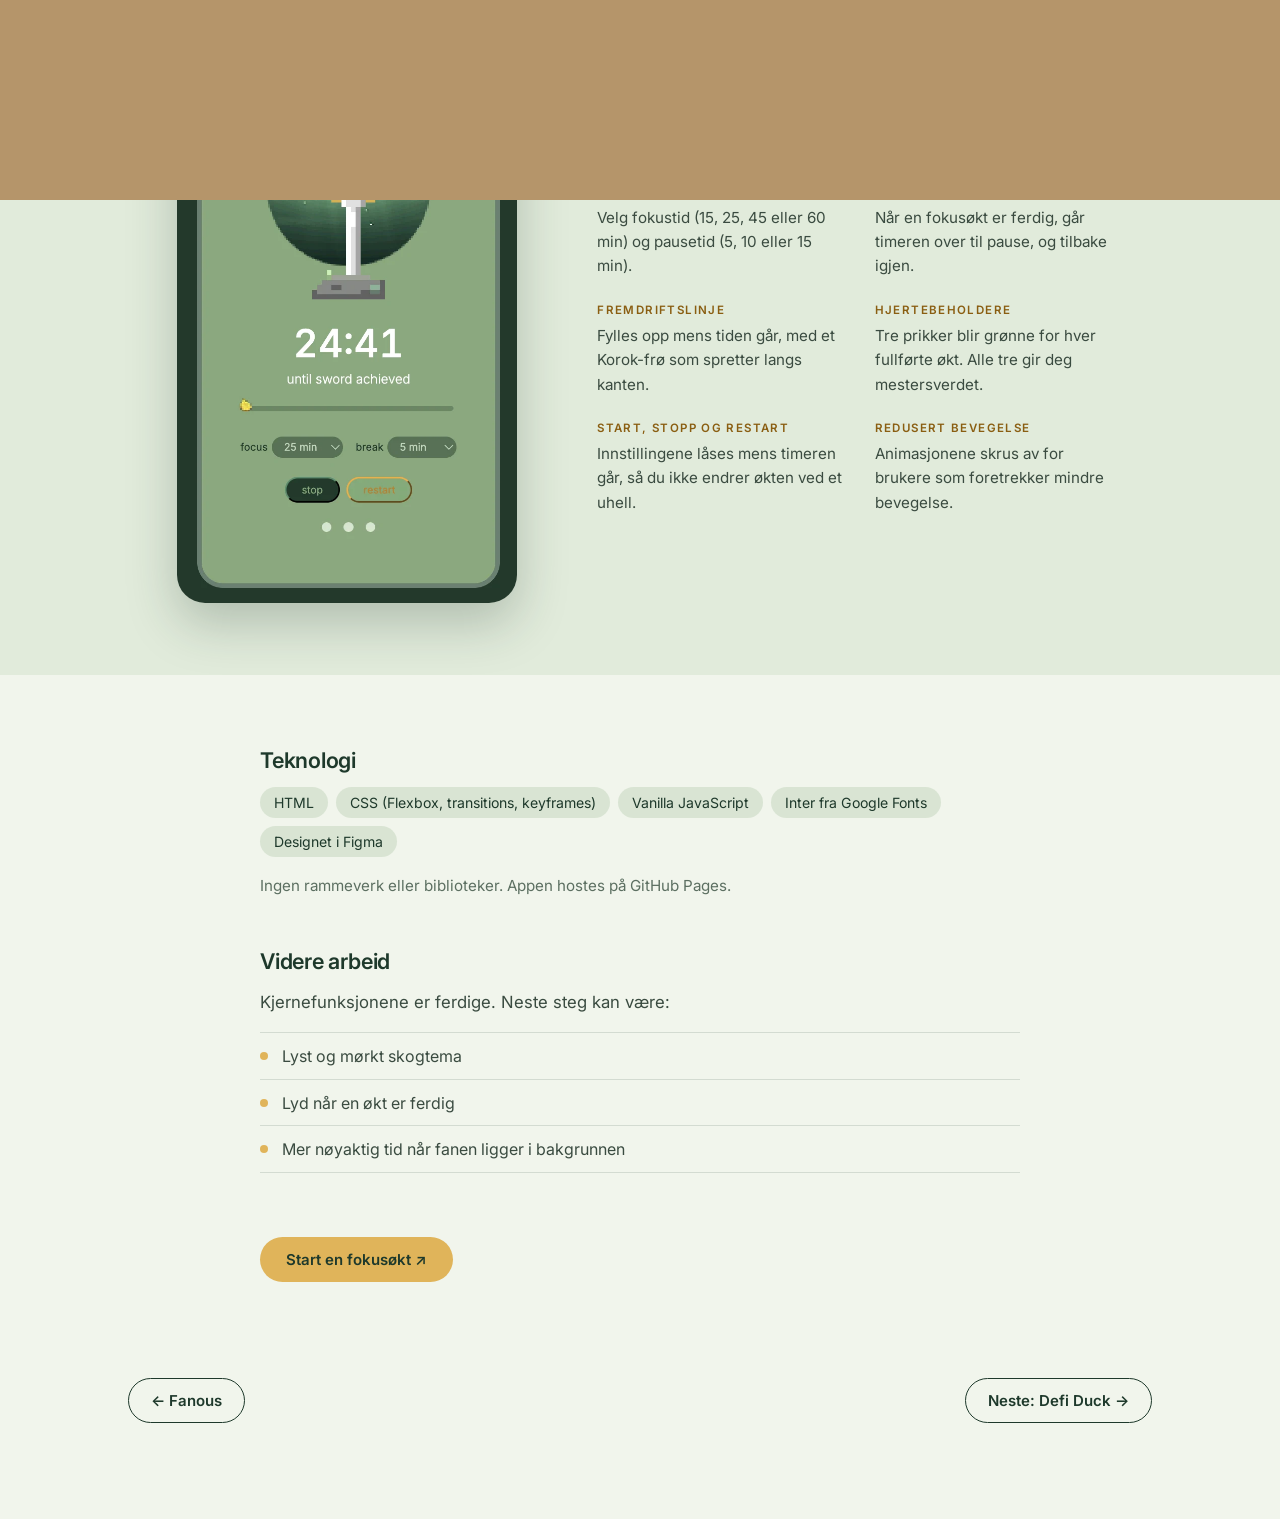
<file: korok-timer.html>
<!DOCTYPE html>
<html lang="no">
<head>
  <!-- Anti-FOUC for the curtain page-transition (see shared.js). -->
  <script>
    (function () {
      try {
        if (sessionStorage.getItem('curtainNav') === '1') {
          document.documentElement.classList.add('curtain-entering');
          sessionStorage.removeItem('curtainNav');
        }
      } catch (e) { }
    })();
  </script>
  <meta charset="UTF-8" />
  <meta name="viewport" content="width=device-width, initial-scale=1.0" />
  <title>Korok Timer — Radwa Godor</title>
  <link rel="preconnect" href="https://fonts.googleapis.com" />
  <link rel="preconnect" href="https://fonts.gstatic.com" crossorigin />
  <link href="https://fonts.googleapis.com/css2?family=Inria+Serif:ital,wght@0,300;0,400;0,700;1,300;1,400;1,700&family=Inter:ital,wght@0,300;0,400;0,500;0,600;0,700;0,800;1,700&family=Roboto+Mono:wght@400&display=swap" rel="stylesheet" />
  <link rel="stylesheet" href="style.css" />
  <link rel="stylesheet" href="korok-timer.css" />
</head>
<body>

  <div class="page-transition-curtain" aria-hidden="true"></div>

  <header>
    <a href="index.html" class="logo curtain-link">[Radwa Godor]<small>return: home</small></a>
    <nav class="nav-links">
      <a href="prosjekter.html" class="curtain-link">[class: prosjekter]<small>path: desktop_dash</small></a>
      <a href="om-meg.html" class="curtain-link">[asset id: om meg]<small>username:radwaag</small></a>
      <a href="cv.html" class="curtain-link">[super: CV]<small>section: experience_101</small></a>
    </nav>
  </header>

  <!-- ===== HERO ===== -->
  <section class="kt-hero">
    <div class="kt-hero-text">
      <p class="kt-eyebrow">Pomodoro-timer · 2026</p>
      <h1 class="kt-hero-title">Korok Timer</h1>
      <p class="kt-hero-sub">En fokustimer inspirert av Korok-skogen. Trekk mestersverdet, én fokusøkt om gangen.</p>

      <div class="kt-cta">
        <a href="https://radwaag0211.github.io/Korok-timer/" target="_blank" rel="noopener" class="kt-btn kt-btn-primary">Prøv Korok Timer ↗</a>
        <a href="https://github.com/radwaag0211/Korok-timer" target="_blank" rel="noopener" class="kt-btn kt-btn-ghost">Se koden på GitHub</a>
      </div>
    </div>

    <!-- Levende scene bygget av appens egne pikselgrafikk: sverdet i gløden,
         fremdriftslinjen med frøet og de tre hjertene. -->
    <div class="kt-scene" aria-hidden="true">
      <span class="kt-spore" style="--x:18%; --d:0s"></span>
      <span class="kt-spore" style="--x:34%; --d:2.4s"></span>
      <span class="kt-spore" style="--x:62%; --d:1.2s"></span>
      <span class="kt-spore" style="--x:80%; --d:3.6s"></span>
      <span class="kt-spore" style="--x:48%; --d:4.8s"></span>

      <div class="kt-sword-scene">
        <img src="korok-timer.media/icon.png" width="101" height="98" alt="" class="kt-glow" />
        <img src="korok-timer.media/sword_sprite.png" width="15" height="33" alt="" class="kt-sword" />
      </div>

      <div class="kt-scene-timer">25:00</div>
      <div class="kt-scene-msg">until sword achieved</div>

      <div class="kt-scene-progress">
        <div class="kt-scene-fill"></div>
        <img src="korok-timer.media/bean.png" width="11" height="10" alt="" class="kt-bean" />
      </div>

      <div class="kt-hearts">
        <span class="is-on"></span><span class="is-on"></span><span></span>
      </div>
    </div>
  </section>

  <!-- ===== INNHOLD ===== -->
  <section class="kt-innhold">

    <div class="kt-summary">
      <div class="kt-summary-item">
        <span class="kt-summary-label">Rolle</span>
        <span class="kt-summary-value">Design &amp; utvikling</span>
      </div>
      <div class="kt-summary-item">
        <span class="kt-summary-label">Type</span>
        <span class="kt-summary-value">Soloprosjekt</span>
      </div>
      <div class="kt-summary-item">
        <span class="kt-summary-label">Verktøy</span>
        <span class="kt-summary-value">Figma, HTML, CSS, JS</span>
      </div>
      <div class="kt-summary-item">
        <span class="kt-summary-label">År</span>
        <span class="kt-summary-value">2026</span>
      </div>
    </div>

    <div class="kt-section">
      <h2>Om prosjektet</h2>
      <p>
        Korok Timer er en Pomodoro-timer laget for å hjelpe deg å holde fokus. I stedet for en vanlig nedtelling blir hver fokusøkt en del av en liten historie: du jobber deg mot å trekke mestersverdet fra steinen.
      </p>
      <p>
        Målet var en timer som føles enkel, rolig og litt lekent, med visuell inspirasjon fra Korok-skogen i The Legend of Zelda.
      </p>
    </div>

    <div class="kt-quote">
      <p>«Fullfør tre fokusøkter for å fylle hjertebeholderne og vinne sverdet.»</p>
    </div>

    <div class="kt-section">
      <h2>Konseptet</h2>
      <p>
        Sverdet står i en glødende skogssirkel i pikselkunst. Mens tiden går, fylles fremdriftslinjen, og et lite Korok-frø spretter langs kanten. Tre prikker viser hvor mange økter du har fullført, og blir grønne én etter én.
      </p>
    </div>

  </section>

  <!-- ===== FUNKSJONER ===== -->
  <section class="kt-features-wrap">
    <div class="kt-features">
      <figure class="kt-app-shot">
        <img src="korok-timer.media/korok_app.webp" width="674" height="1134" loading="lazy" alt="Korok Timer under en fokusøkt, med 24:41 igjen" />
      </figure>

      <div class="kt-feature-list">
        <h2>Funksjoner</h2>
        <ul>
          <li>
            <h3>Fokus og pause</h3>
            <p>Velg fokustid (15, 25, 45 eller 60 min) og pausetid (5, 10 eller 15 min).</p>
          </li>
          <li>
            <h3>Automatisk bytte</h3>
            <p>Når en fokusøkt er ferdig, går timeren over til pause, og tilbake igjen.</p>
          </li>
          <li>
            <h3>Fremdriftslinje</h3>
            <p>Fylles opp mens tiden går, med et Korok-frø som spretter langs kanten.</p>
          </li>
          <li>
            <h3>Hjertebeholdere</h3>
            <p>Tre prikker blir grønne for hver fullførte økt. Alle tre gir deg mestersverdet.</p>
          </li>
          <li>
            <h3>Start, stopp og restart</h3>
            <p>Innstillingene låses mens timeren går, så du ikke endrer økten ved et uhell.</p>
          </li>
          <li>
            <h3>Redusert bevegelse</h3>
            <p>Animasjonene skrus av for brukere som foretrekker mindre bevegelse.</p>
          </li>
        </ul>
      </div>
    </div>
  </section>

  <!-- ===== TEKNOLOGI + VIDERE ===== -->
  <section class="kt-innhold kt-innhold--end">

    <div class="kt-section">
      <h2>Teknologi</h2>
      <div class="kt-tags">
        <span>HTML</span>
        <span>CSS (Flexbox, transitions, keyframes)</span>
        <span>Vanilla JavaScript</span>
        <span>Inter fra Google Fonts</span>
        <span>Designet i Figma</span>
      </div>
      <p class="kt-note">Ingen rammeverk eller biblioteker. Appen hostes på GitHub Pages.</p>
    </div>

    <div class="kt-section">
      <h2>Videre arbeid</h2>
      <p>Kjernefunksjonene er ferdige. Neste steg kan være:</p>
      <ul class="kt-next">
        <li>Lyst og mørkt skogtema</li>
        <li>Lyd når en økt er ferdig</li>
        <li>Mer nøyaktig tid når fanen ligger i bakgrunnen</li>
      </ul>
    </div>

    <div class="kt-cta kt-cta--end">
      <a href="https://radwaag0211.github.io/Korok-timer/" target="_blank" rel="noopener" class="kt-btn kt-btn-primary">Start en fokusøkt ↗</a>
    </div>

  </section>

  <nav class="kt-case-nav" aria-label="Flere prosjekter">
    <a href="fanous.html" class="btn btn-outline curtain-link">← Fanous</a>
    <a href="defi-duck.html" class="btn btn-outline curtain-link">Neste: Defi Duck →</a>
  </nav>

  <script src="shared.js"></script>
</body>
</html>
</file>
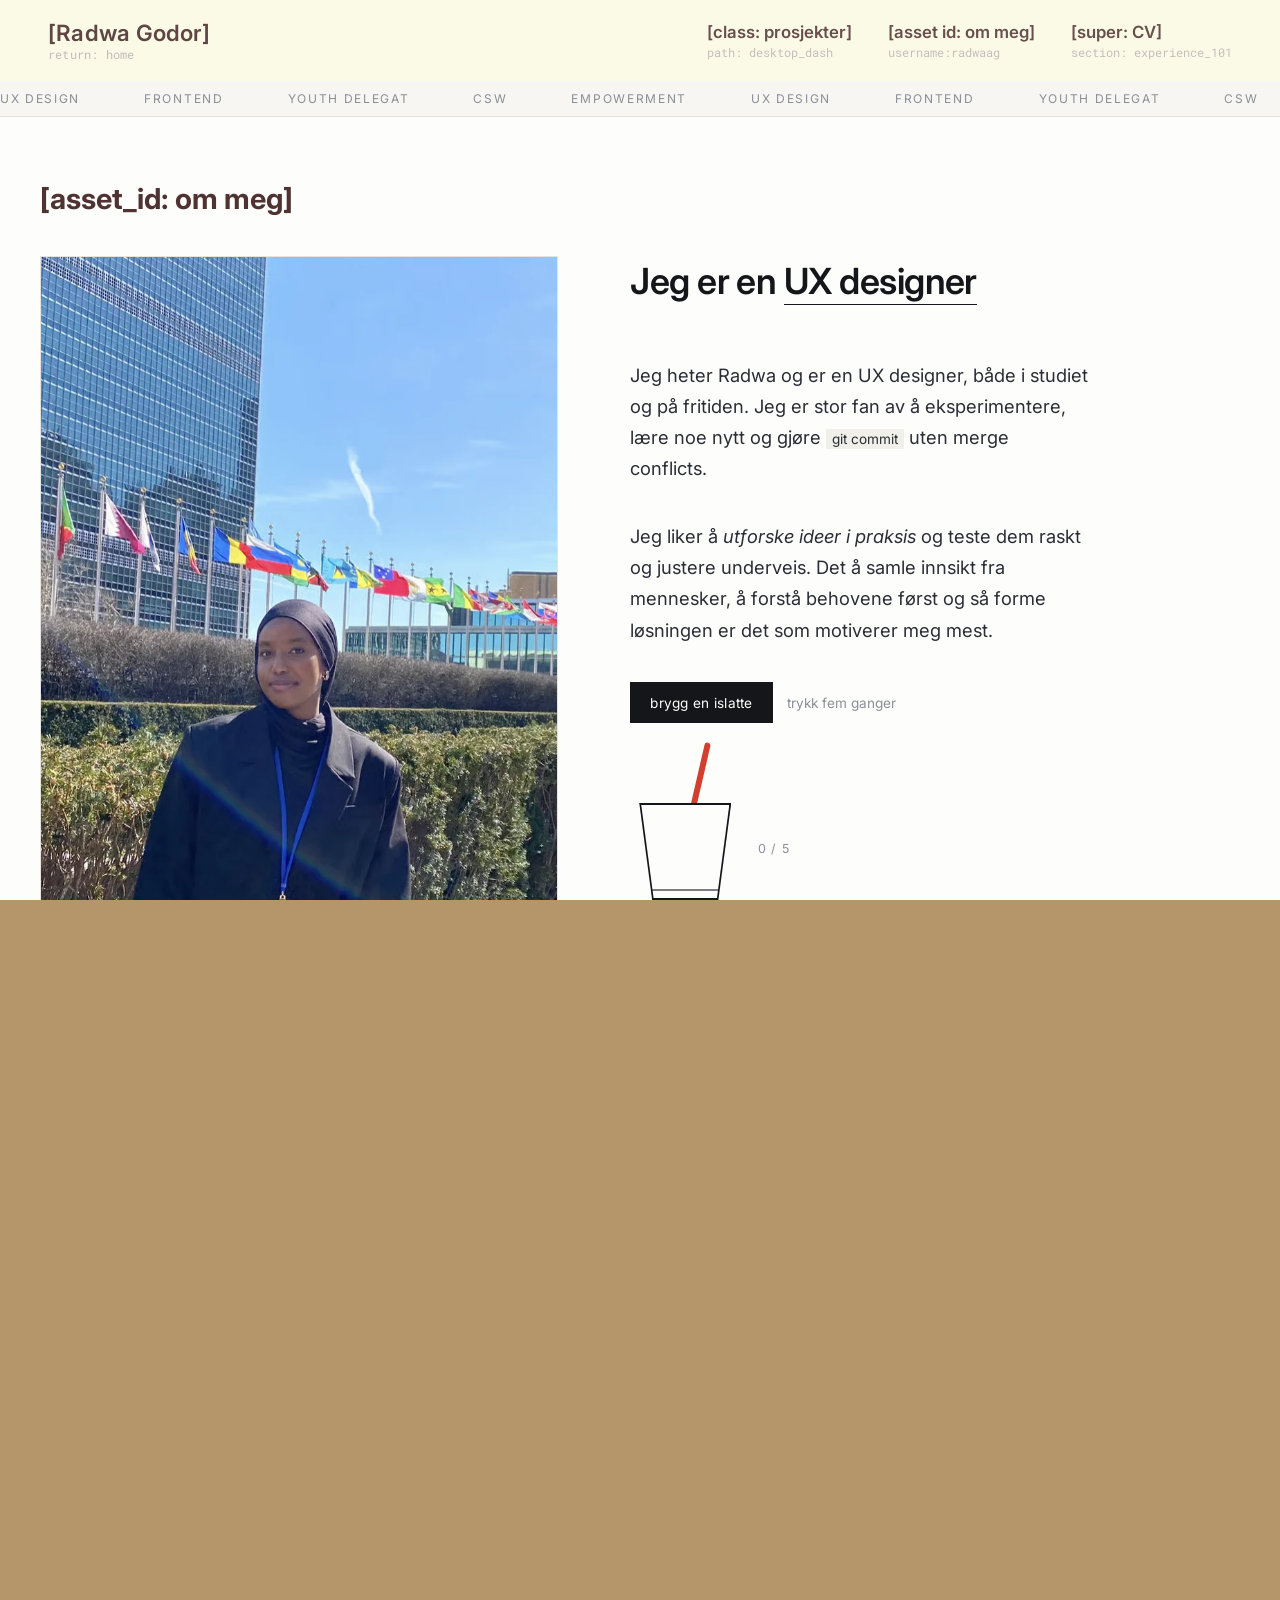
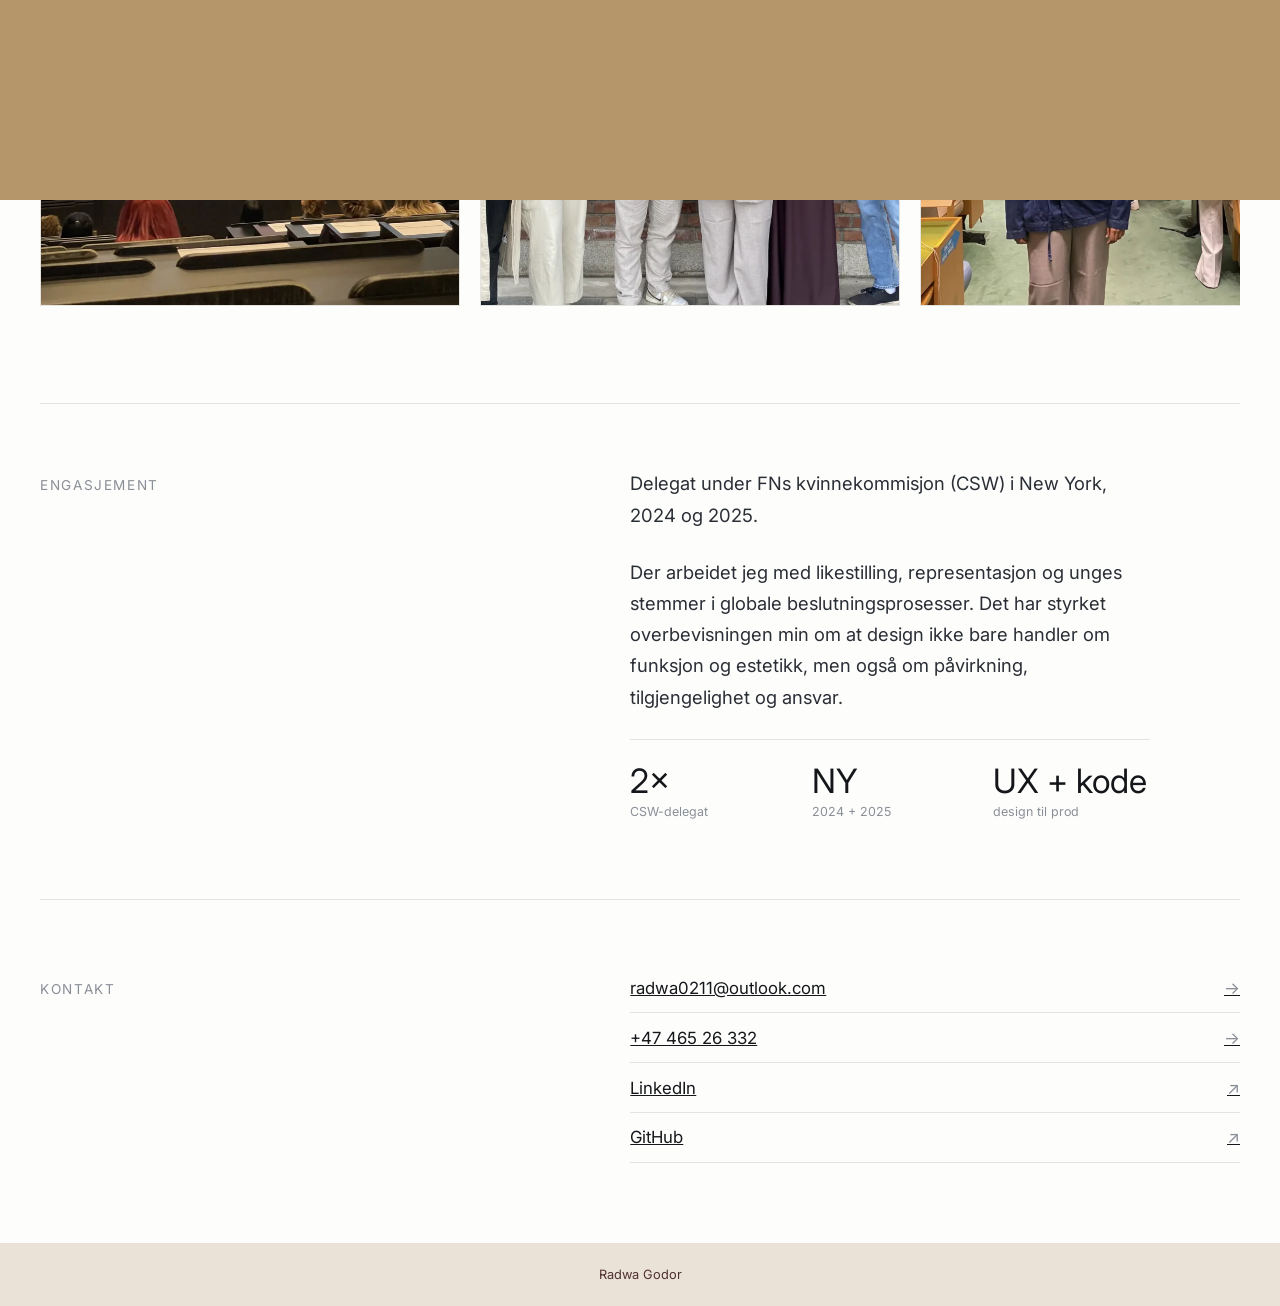
<file: om-meg.html>
<!DOCTYPE html>
<html lang="no">
<head>
  <!-- Anti-FOUC for the curtain page-transition: runs before body paints, so if we
       arrived via a curtain-nav link (see shared.js), the curtain is held fully closed
       from the very first frame instead of flashing this page unclothed first. -->
  <script>
    (function () {
      try {
        if (sessionStorage.getItem('curtainNav') === '1') {
          document.documentElement.classList.add('curtain-entering');
          sessionStorage.removeItem('curtainNav');
        }
      } catch (e) {}
    })();
  </script>
  <meta charset="UTF-8" />
  <meta name="viewport" content="width=device-width, initial-scale=1.0" />
  <title>Om Meg – Radwa Godor</title>
  <link rel="preconnect" href="https://fonts.googleapis.com" />
  <link rel="preconnect" href="https://fonts.gstatic.com" crossorigin />
  <link href="https://fonts.googleapis.com/css2?family=Inria+Serif:ital,wght@0,300;0,400;0,700;1,300;1,400;1,700&family=Inter:ital,wght@0,300;0,400;0,500;0,600;0,700;0,800;1,700&family=Roboto+Mono:wght@400&display=swap" rel="stylesheet" />
  <link rel="stylesheet" href="style.css" />
  <link rel="stylesheet" href="om-meg.css" />
</head>
<body>

  <!-- Curtain used for the nav-link page transitions (see shared.js's initNavTransitions
       / initEntryReveal). Placed first so it's the first thing painted, ahead of any
       page content beneath it. -->
  <div class="page-transition-curtain" aria-hidden="true"></div>

  <!-- Scroll progress bar — page-specific (not shared chrome), see om-meg.js. -->
  <div class="scroll-progress" aria-hidden="true"></div>

  <!-- HEADER (shared markup — plain/static here, per STEP 5. -->
  <header>
    <a href="index.html" class="logo curtain-link">[Radwa Godor]<small>return: home</small></a>
    <nav class="nav-links">
      <a href="prosjekter.html" class="curtain-link">[class: prosjekter]<small>path: desktop_dash</small></a>
      <a href="om-meg.html" class="curtain-link nav-active">[asset id: om meg]<small>username:radwaag</small></a>
      <a href="cv.html" class="curtain-link">[super: CV]<small>section: experience_101</small></a>
    </nav>
  </header>

  <!-- TICKER -->
  <div class="ticker">
    <div class="ticker-track">
      <span>ux design</span><span>frontend</span><span>youth delegat</span><span>csw</span><span>empowerment</span><span>ux design</span><span>frontend</span><span>youth delegat</span><span>csw</span><span>empowerment</span>
    </div>
  </div>

  <main class="om-main">

    <h2 class="om-page-heading">[asset_id: om meg]</h2>

    <!-- INTRO -->
    <section class="intro">
      <div class="intro-photo-wrap">
        <div class="intro-photo">
          <img src="info.img/UN.webp" width="1016" height="996" alt="Radwa Godor foran FN-hovedkvarteret i New York" class="intro-photo-un" />
        </div>
      </div>

      <div class="intro-text">
        <h1 class="role-line">Jeg er en <span class="role-word">UX designer</span><span class="blink-cursor"></span></h1>

        <div class="intro-paras">
          <p>Jeg heter Radwa og er en UX designer, både i studiet og på fritiden. Jeg er stor fan av å eksperimentere, lære noe nytt og gjøre <code>git commit</code> uten merge conflicts.</p>
          <p>Jeg liker å <em>utforske ideer i praksis</em> og teste dem raskt og justere underveis. Det å samle innsikt fra mennesker, å forstå behovene først og så forme løsningen er det som motiverer meg mest.</p>
        </div>

        <!-- LATTE WIDGET -->
        <div class="latte">
          <div class="latte-controls">
            <button class="latte-brew-btn" type="button">brygg en islatte</button>
            <span class="latte-status">trykk fem ganger</span>
          </div>

          <div class="latte-rig">
            <div class="latte-cup-wrap">
              <div class="latte-straw"></div>
              <div class="latte-cup">
                <div class="latte-cup-inner">
                  <div class="latte-fill"></div>
                  <div class="latte-ice">
                    <span></span><span></span><span></span>
                  </div>
                </div>
                <div class="latte-cup-line"></div>
              </div>
              <img src="info.img/islatte.webp" width="1200" height="1200" loading="lazy" alt="Ferdig islatte" class="latte-reward" />
            </div>
            <div class="latte-side">
              <span class="latte-count">0 / 5</span>
              <button class="latte-drink-btn" type="button">drikk den opp</button>
            </div>
          </div>
        </div>
      </div>
    </section>

    <!-- INTERESSE -->
    <section class="om-section">
      <div class="om-section-grid">
        <h2 class="section-label">Interesse</h2>
        <div class="om-section-body">
          <p>Når jeg ikke designer, finner du meg ofte med en gitar, en bok, et lerret eller en Nintendo Switch i hånda. Å utforske ulike former for kreativitet gir meg nye perspektiver også i arbeidet mitt.</p>
          <div class="tags">
            <span>gitar</span>
            <span>bøker</span>
            <span>lerret</span>
            <span>nintendo switch</span>
            <span>espresso islatte</span>
          </div>
        </div>
      </div>

      <div class="om-section-grid strip-grid">
        <h3 class="section-label strip-label">04 øyeblikk</h3>
      </div>

      <div class="photo-strip">
        <figure data-note="jentedagen">
          <div class="photo-strip-img"><img src="info.img/jentedagen.webp" width="1026" height="1004" loading="lazy" alt="Jentedagen" draggable="false" /></div>
        </figure>
        <figure data-note="Team Sunsaver">
          <div class="photo-strip-img"><img src="info.img/met.webp" width="1046" height="980" loading="lazy" alt="Met" draggable="false" /></div>
        </figure>
        <figure data-note="CSW, salen">
          <div class="photo-strip-img"><img src="info.img/UN2.webp" width="1034" height="972" loading="lazy" alt="FN 2" draggable="false" /></div>
        </figure>
        <figure data-note="ux cup">
          <div class="photo-strip-img"><img src="info.img/ux_cup.webp" width="1046" height="984" loading="lazy" alt="UX Cup" draggable="false" /></div>
        </figure>
      </div>
    </section>

    <!-- ENGASJEMENT -->
    <section class="om-section">
      <div class="om-section-grid">
        <h2 class="section-label">Engasjement</h2>
        <div class="om-section-body">
          <p class="quote-line">Delegat under FNs kvinnekommisjon (CSW) i New York, 2024 og 2025.</p>
          <p>Der arbeidet jeg med likestilling, representasjon og unges stemmer i globale beslutningsprosesser. Det har styrket overbevisningen min om at design ikke bare handler om funksjon og estetikk, men også om påvirkning, tilgjengelighet og ansvar.</p>

          <div class="stats-grid">
            <div>
              <div class="stat-value">2×</div>
              <div class="stat-label">CSW-delegat</div>
            </div>
            <div>
              <div class="stat-value">NY</div>
              <div class="stat-label">2024 + 2025</div>
            </div>
            <div>
              <div class="stat-value">UX + kode</div>
              <div class="stat-label">design til prod</div>
            </div>
          </div>
        </div>
      </div>
    </section>

    <!-- KONTAKT -->
    <section class="om-section">
      <div class="om-section-grid">
        <h2 class="section-label">Kontakt</h2>
        <div class="kontakt-list">
          <a href="mailto:radwa0211@outlook.com">radwa0211@outlook.com<span>→</span></a>
          <a href="tel:+4746526332">+47 465 26 332<span>→</span></a>
          <a href="https://no.linkedin.com/in/radwa-godor-717544315" target="_blank" rel="noopener noreferrer">LinkedIn<span>↗</span></a>
          <a href="https://github.com/radwaag0211" target="_blank" rel="noopener noreferrer">GitHub<span>↗</span></a>
        </div>
      </div>
    </section>

  </main>

  <!-- FOOTER (shared standard — see footer/.footer-watermark in style.css) -->
  <footer>
    <span class="footer-watermark">Radwa Godor</span>
  </footer>

  <script src="shared.js"></script>
  <script src="om-meg.js"></script>

</body>
</html>
</file>
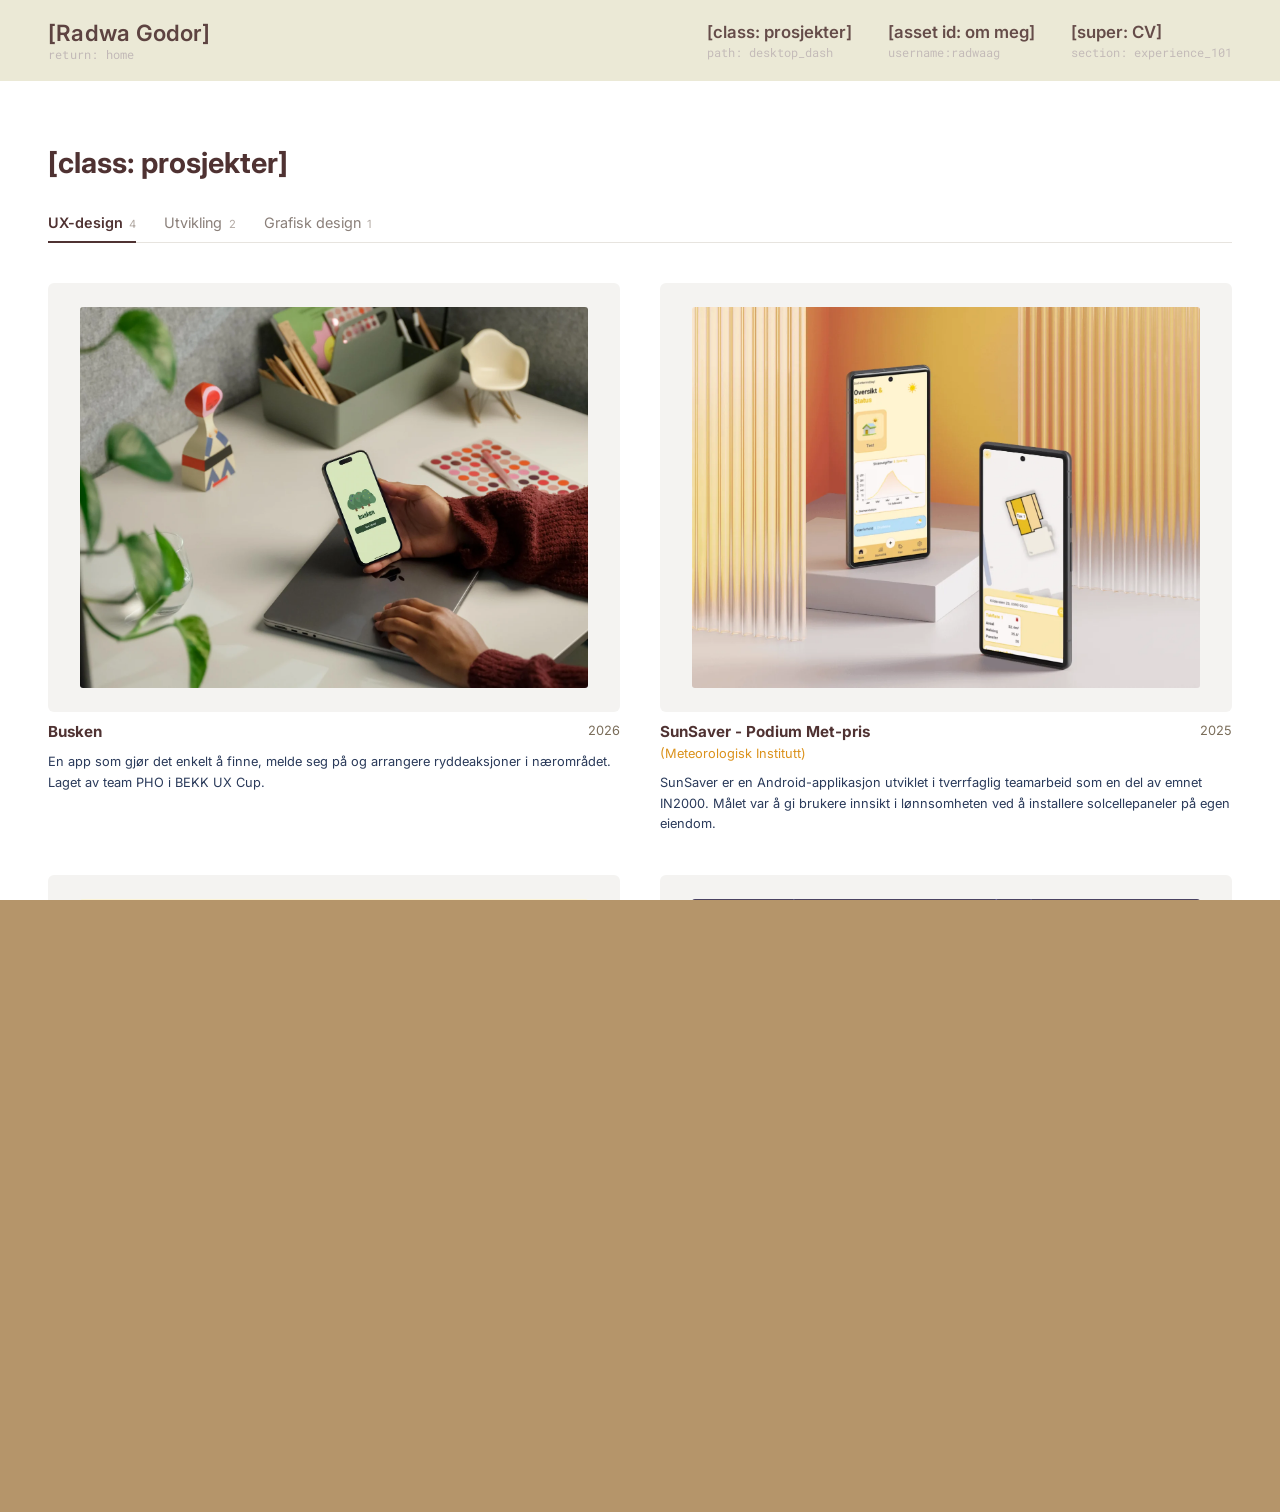
<file: prosjekter.html>
<!DOCTYPE html>
<html lang="no">
<head>
  <!-- Anti-FOUC for the curtain page-transition: runs before body paints, so if we
       arrived via a curtain-nav link (see shared.js), the curtain is held fully closed
       from the very first frame instead of flashing this page unclothed first. -->
  <script>
    (function () {
      try {
        if (sessionStorage.getItem('curtainNav') === '1') {
          document.documentElement.classList.add('curtain-entering');
          sessionStorage.removeItem('curtainNav');
        }
      } catch (e) {}
    })();
  </script>
  <meta charset="UTF-8" />
  <meta name="viewport" content="width=device-width, initial-scale=1.0" />
  <title>Prosjekter — Radwa Godor</title>
  <link rel="preconnect" href="https://fonts.googleapis.com" />
  <link rel="preconnect" href="https://fonts.gstatic.com" crossorigin />
  <link href="https://fonts.googleapis.com/css2?family=Inria+Serif:ital,wght@0,300;0,400;0,700;1,300;1,400;1,700&family=Inter:ital,wght@0,300;0,400;0,500;0,600;0,700;0,800;1,700&family=Roboto+Mono:wght@400&display=swap" rel="stylesheet" />
  <link rel="stylesheet" href="style.css" />
  <link rel="stylesheet" href="prosjekter.css" />
</head>
<body>

  <!-- Curtain used for the nav-link page transitions (see shared.js's initNavTransitions
       / initEntryReveal). Placed first so it's the first thing painted, ahead of any
       page content beneath it. -->
  <div class="page-transition-curtain" aria-hidden="true"></div>

  <!-- HEADER (shared markup — plain/static here, per STEP 5: no scroll-driven reveal or
       centering on subpages, that's a index.html-only (hero) phenomenon. -->
  <header>
    <a href="index.html" class="logo curtain-link">[Radwa Godor]<small>return: home</small></a>
    <nav class="nav-links">
      <a href="prosjekter.html" class="curtain-link nav-active">[class: prosjekter]<small>path: desktop_dash</small></a>
      <a href="om-meg.html" class="curtain-link">[asset id: om meg]<small>username:radwaag</small></a>
      <a href="cv.html" class="curtain-link">[super: CV]<small>section: experience_101</small></a>
    </nav>
  </header>

  <!-- PROJECTS
       Cards carry data-category; prosjekter.js shows one category at a time via the tabs
       below (UX-design by default, or whichever tab the URL hash names, e.g. #grafisk).
       Cards without a detail page yet use .project-card--static (a <div>, not a link). -->
  <section class="projects">
    <h2 class="projects-heading">[class: prosjekter]</h2>

    <div class="project-filter" role="tablist" aria-label="Prosjektkategori">
      <button type="button" role="tab" id="tab-ux" aria-controls="projects-grid" data-filter="ux">UX-design<span class="project-filter__count">4</span></button>
      <button type="button" role="tab" id="tab-utvikling" aria-controls="projects-grid" data-filter="utvikling">Utvikling<span class="project-filter__count">2</span></button>
      <button type="button" role="tab" id="tab-grafisk" aria-controls="projects-grid" data-filter="grafisk">Grafisk design<span class="project-filter__count">1</span></button>
    </div>

    <div class="projects-grid" id="projects-grid" role="tabpanel" aria-labelledby="tab-ux">

      <a href="busken.html" class="project-card" data-category="ux">
        <div class="project-img-wrap">
          <img src="busken.media/busken_kort.webp" width="1500" height="1125" alt="Busken" class="project-img" />
        </div>
        <div class="project-info">
          <span class="project-title">Busken</span>
          <span class="project-year">2026</span>
        </div>
        <p class="project-desc">
          En app som gjør det enkelt å finne, melde seg på og arrangere ryddeaksjoner i nærområdet. Laget av team PHO i BEKK UX Cup.
        </p>
      </a>

      <a href="sunsaver.html" class="project-card" data-category="ux">
        <div class="project-img-wrap">
          <img src="sunsaver.media/sunsaver_preview.webp" width="1500" height="1125" alt="SunSaver - Podium Met-pris" class="project-img" />
        </div>
        <div class="project-info">
          <span class="project-title">SunSaver - Podium Met-pris<br><small>(Meteorologisk Institutt)</small></span>
          <span class="project-year">2025</span>
        </div>
        <p class="project-desc">
          SunSaver er en Android-applikasjon utviklet i tverrfaglig teamarbeid som en del av emnet IN2000. Målet var å gi brukere innsikt i lønnsomheten ved å installere solcellepaneler på egen eiendom.
        </p>
      </a>

      <a href="catgym.html" class="project-card" data-category="ux">
        <div class="project-img-wrap">
          <img src="catgym.media/catgym_kort.webp" width="1500" height="1125" loading="lazy" alt="CatGym" class="project-img" />
        </div>
        <div class="project-info">
          <span class="project-title">CatGym</span>
          <span class="project-year">2024</span>
        </div>
        <p class="project-desc">
          Et klorestativ som slår seg på når katten tråkker på det. Laget med Arduino sammen med fire katteeiere i IN1060 Bruksorientert design.
        </p>
      </a>

      <a href="friendverse.html" class="project-card" data-category="ux">
        <div class="project-img-wrap">
          <img src="friendverse.media/friendverse_kort.webp" width="1500" height="1125" loading="lazy" alt="FriendVerse" class="project-img" />
        </div>
        <div class="project-info">
          <span class="project-title">FriendVerse</span>
          <span class="project-year">2023</span>
        </div>
        <p class="project-desc">
          FriendVerse er en app som gjør det mulig for venner på nettet å kommunisere med hverandre, uavhengig av språk.
        </p>
      </a>

      <a href="fanous.html" class="project-card" data-category="utvikling">
        <div class="project-img-wrap">
          <img src="fanous.media/fanous_preview.webp" width="1500" height="1125" loading="lazy" alt="Fanous" class="project-img" />
        </div>
        <div class="project-info">
          <span class="project-title">Fanous</span>
          <span class="project-year">2026</span>
        </div>
        <p class="project-desc">
          Et spørsmålsspill som utfordrer din evne til å fokusere og samle nok poeng til å redde jungelen fra det onde monsteret Fanous. Vil du hjelpe Rex med å bringe lyset tilbake til Jungelen?
        </p>
      </a>

      <a href="korok-timer.html" class="project-card" data-category="utvikling">
        <div class="project-img-wrap">
          <img src="korok-timer.webp" width="1600" height="1000" loading="lazy" alt="Korok Timer" class="project-img" />
        </div>
        <div class="project-info">
          <span class="project-title">Korok Timer</span>
          <span class="project-year">2026</span>
        </div>
        <p class="project-desc">
          Korok Timer er en Pomodoro-app for skrivebordet som gjør fokusøkten din om til å trekke sverdet fra steinen: samle tre hjerter mens økten går, og vinn mestersverdet til slutt. Enkel, rolig og litt lekent, inspirert av Korok-skogen fra The Legend of Zelda.
        </p>
      </a>

      <a href="defi-duck.html" class="project-card" data-category="grafisk">
        <div class="project-img-wrap">
          <img src="defi_duck_showcase.webp" width="1600" height="990" loading="lazy" alt="Defi Duck" class="project-img" />
        </div>
        <div class="project-info">
          <span class="project-title">Defi Duck</span>
          <span class="project-year">2024</span>
        </div>
        <p class="project-desc">
          Defi Duck er en maskotdesign laget for DEFI, med fire ulike personas: Generic, Kakao, MasterChef og Paint &amp; Sip.
        </p>
      </a>

    </div>
  </section>

  <!-- FOOTER -->
  <footer>
    <span class="footer-watermark">Radwa Godor</span>
  </footer>

  <script src="shared.js"></script>
  <script src="prosjekter.js"></script>

</body>
</html>
</file>
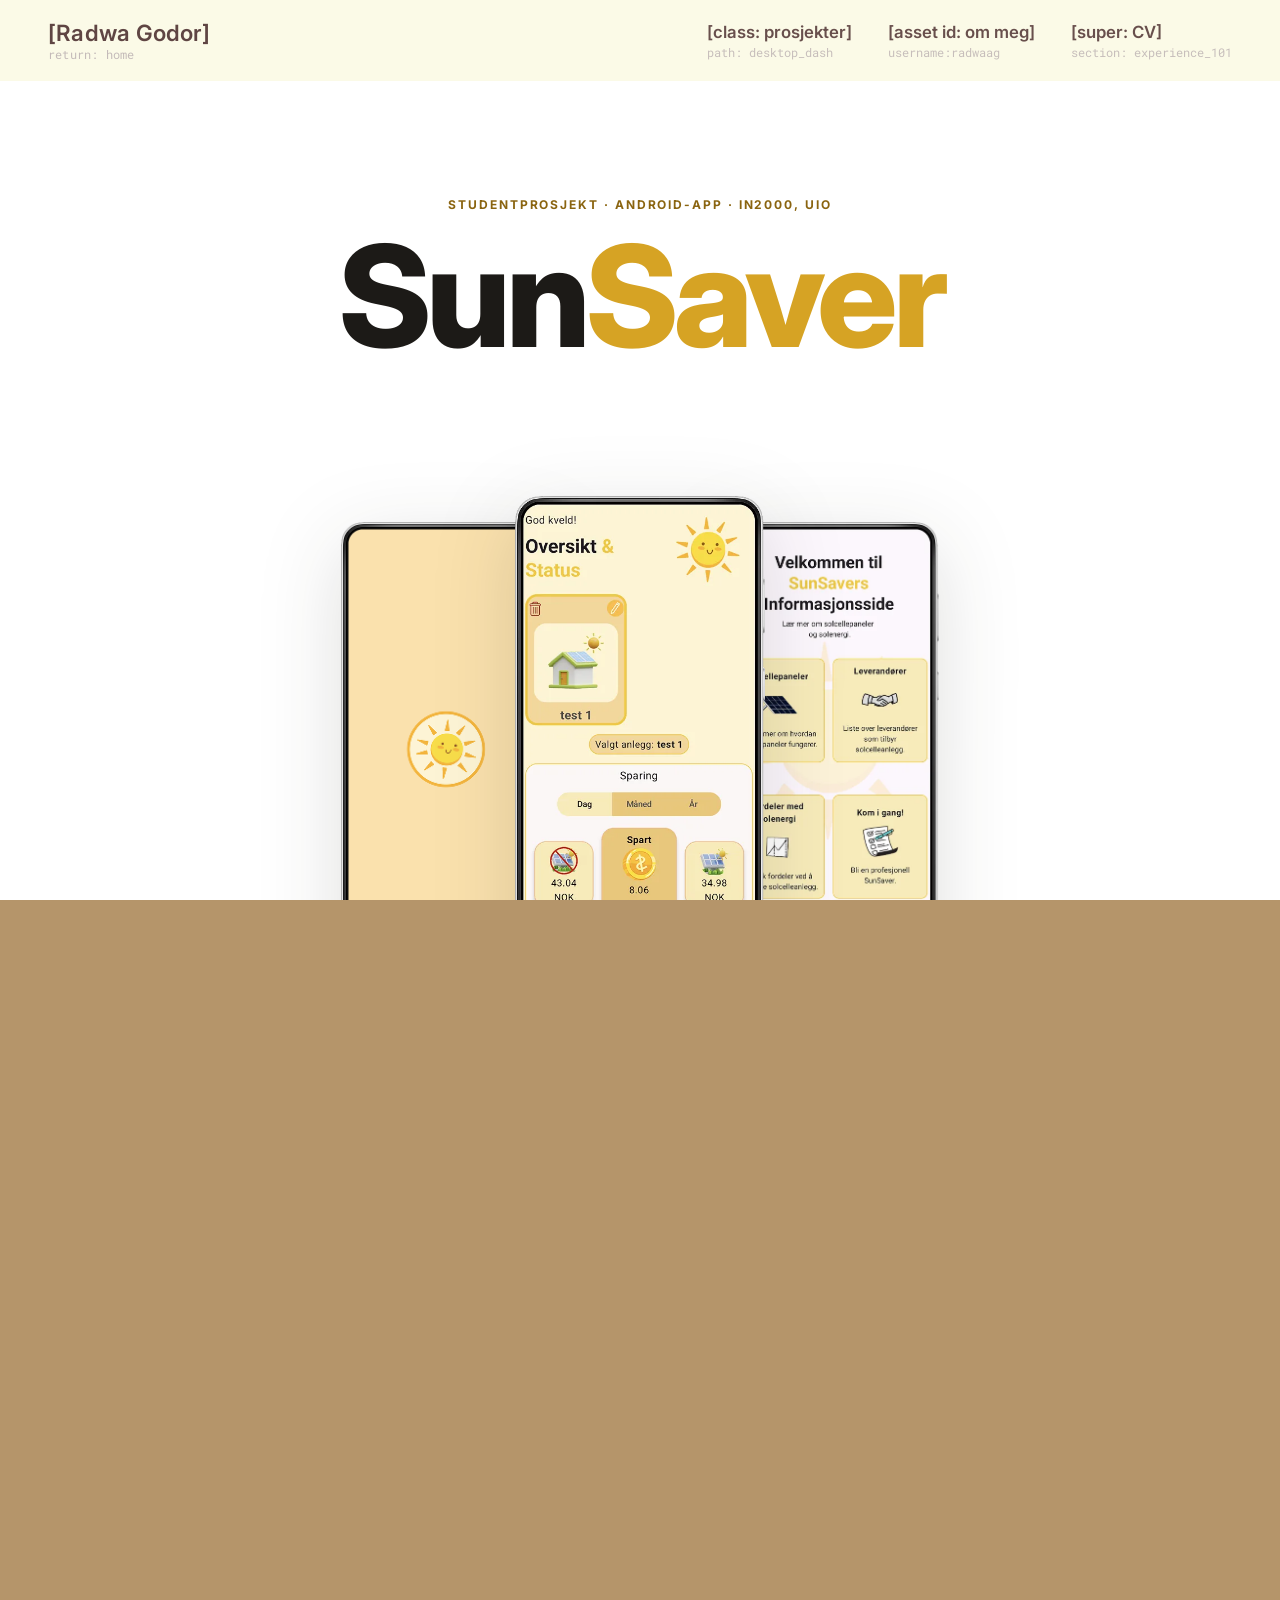
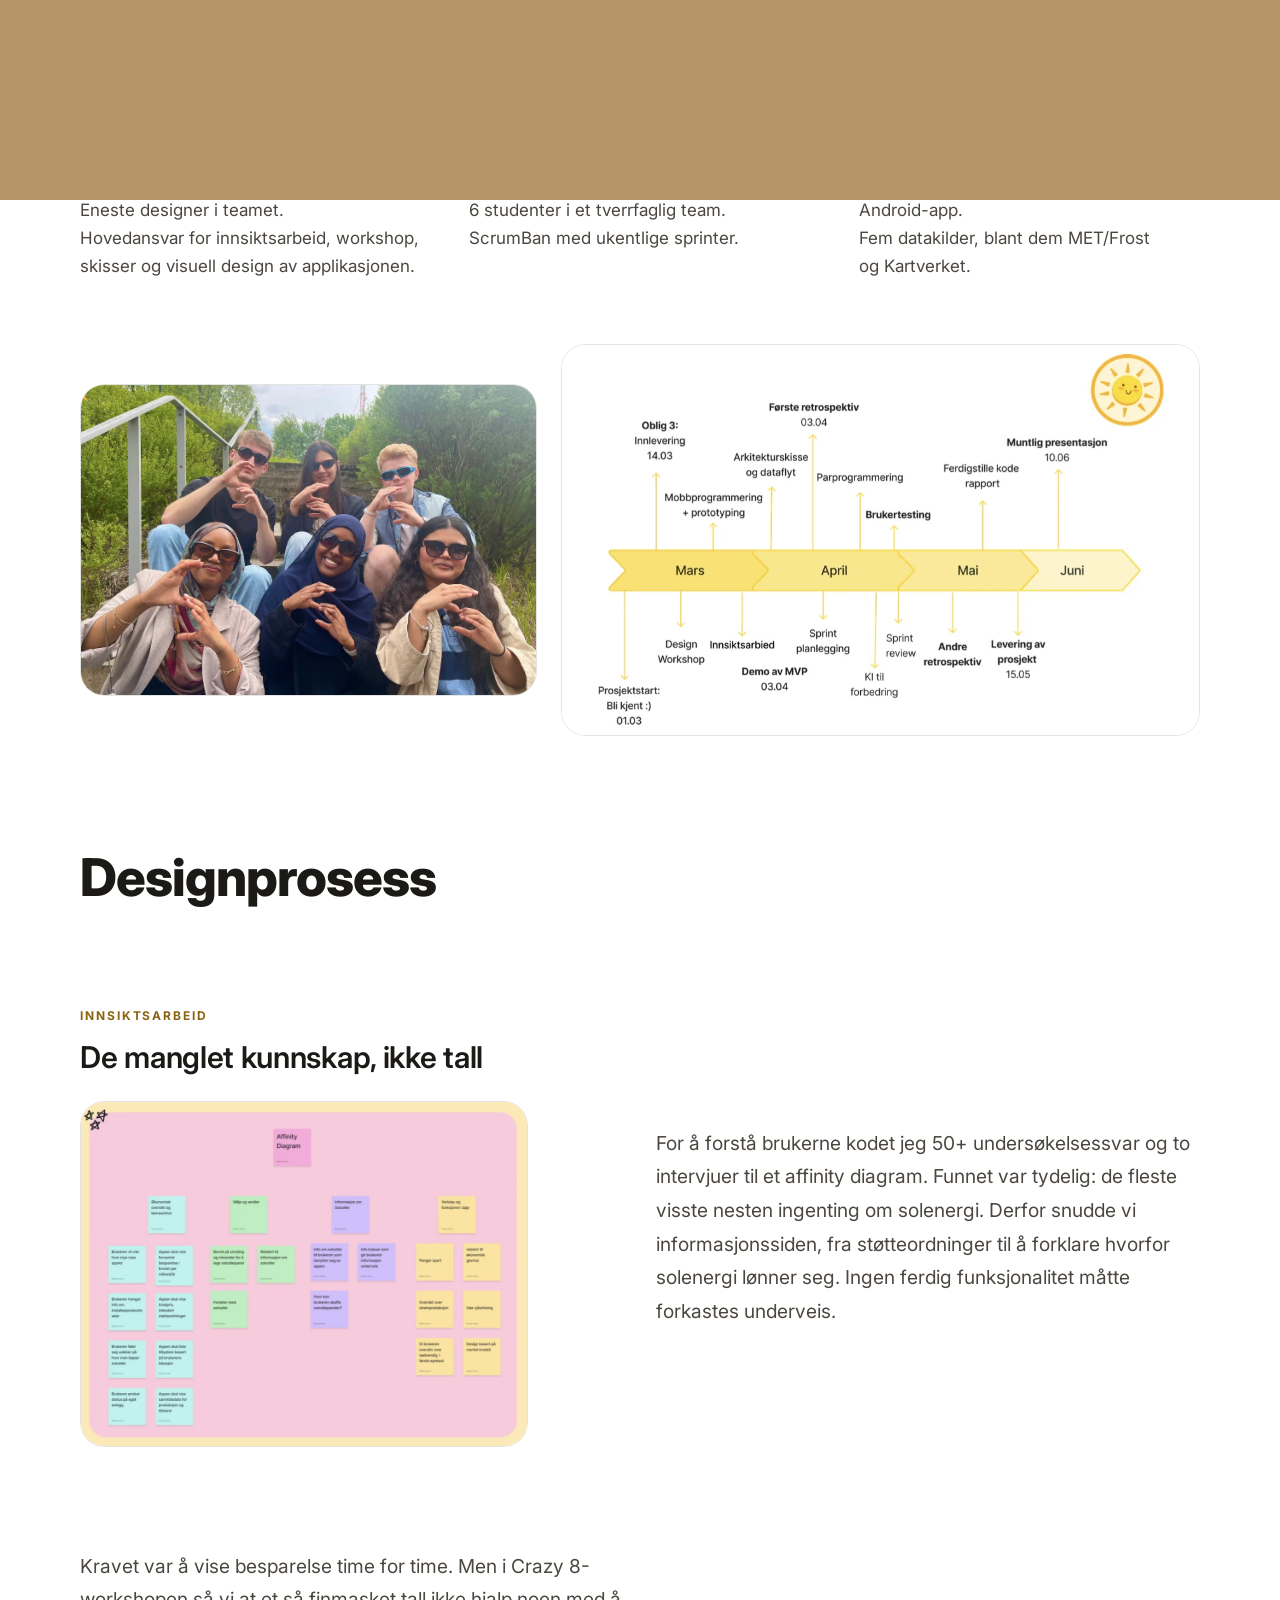
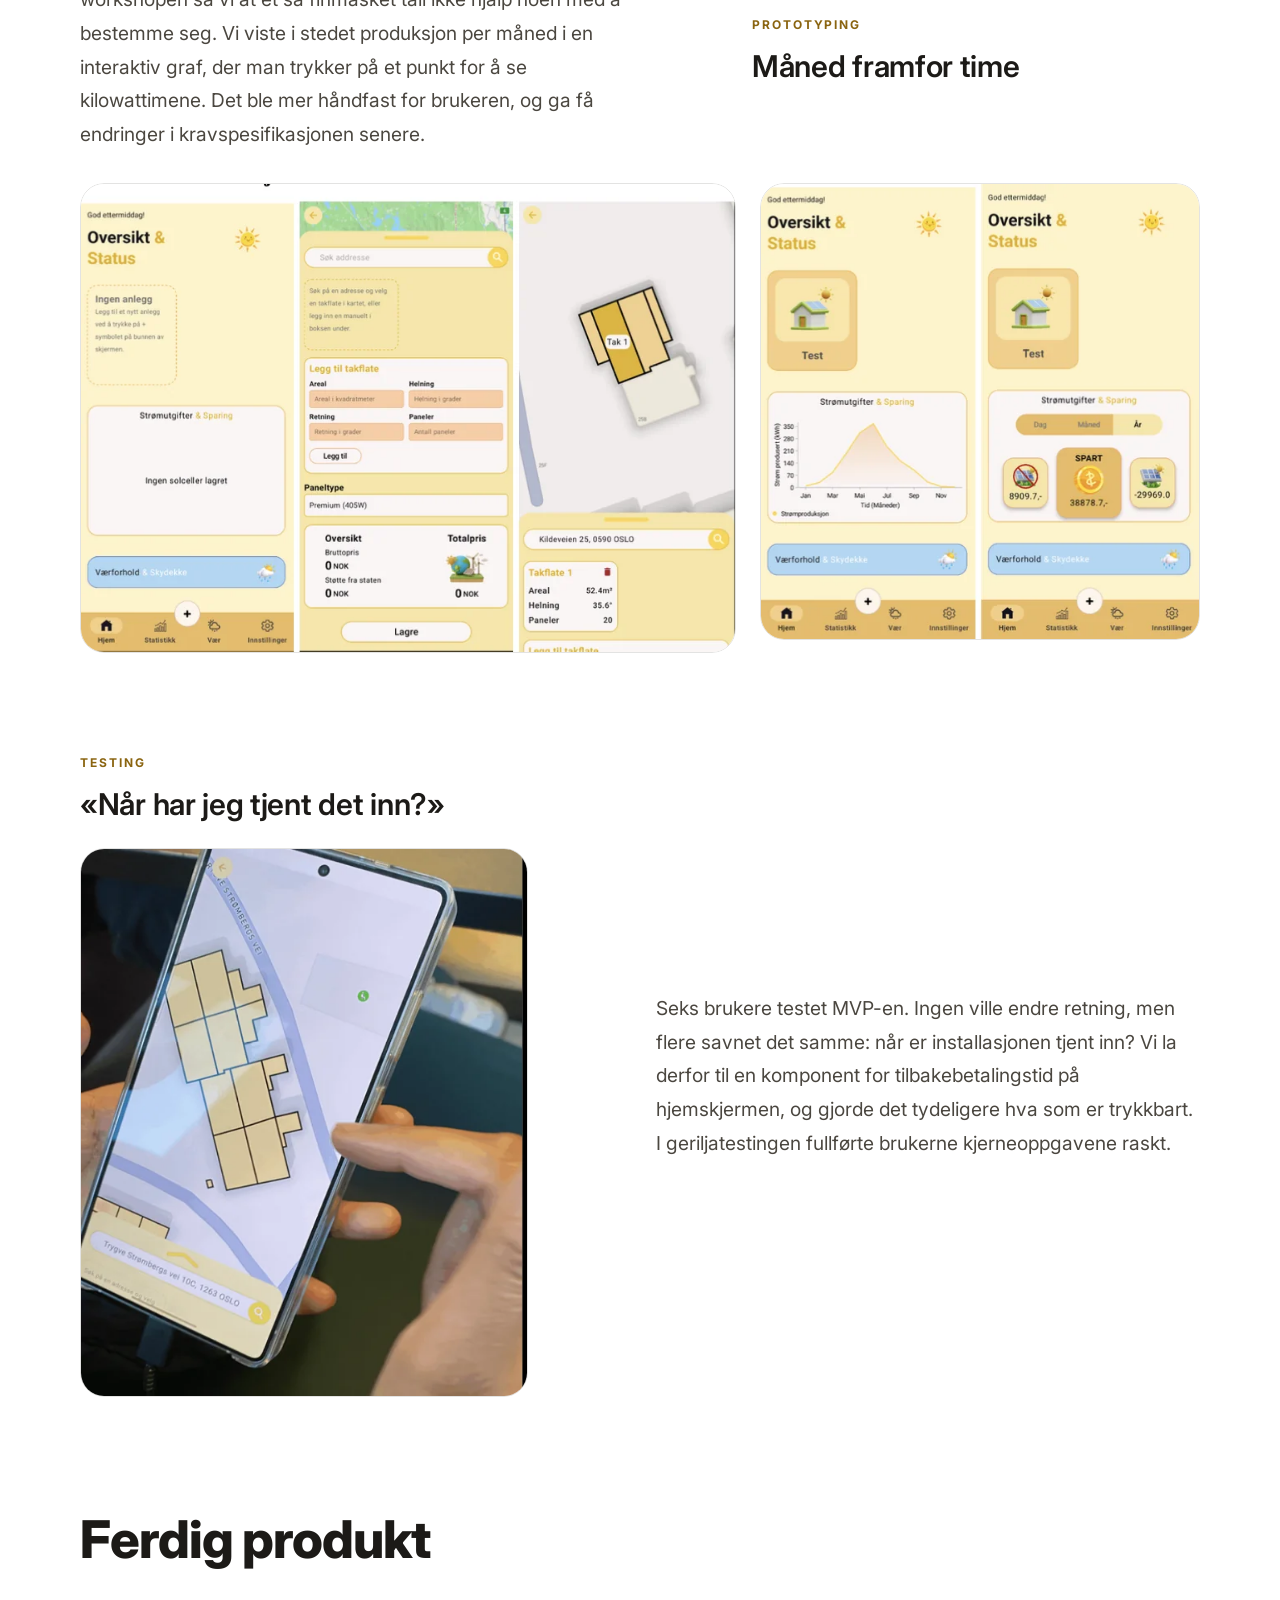
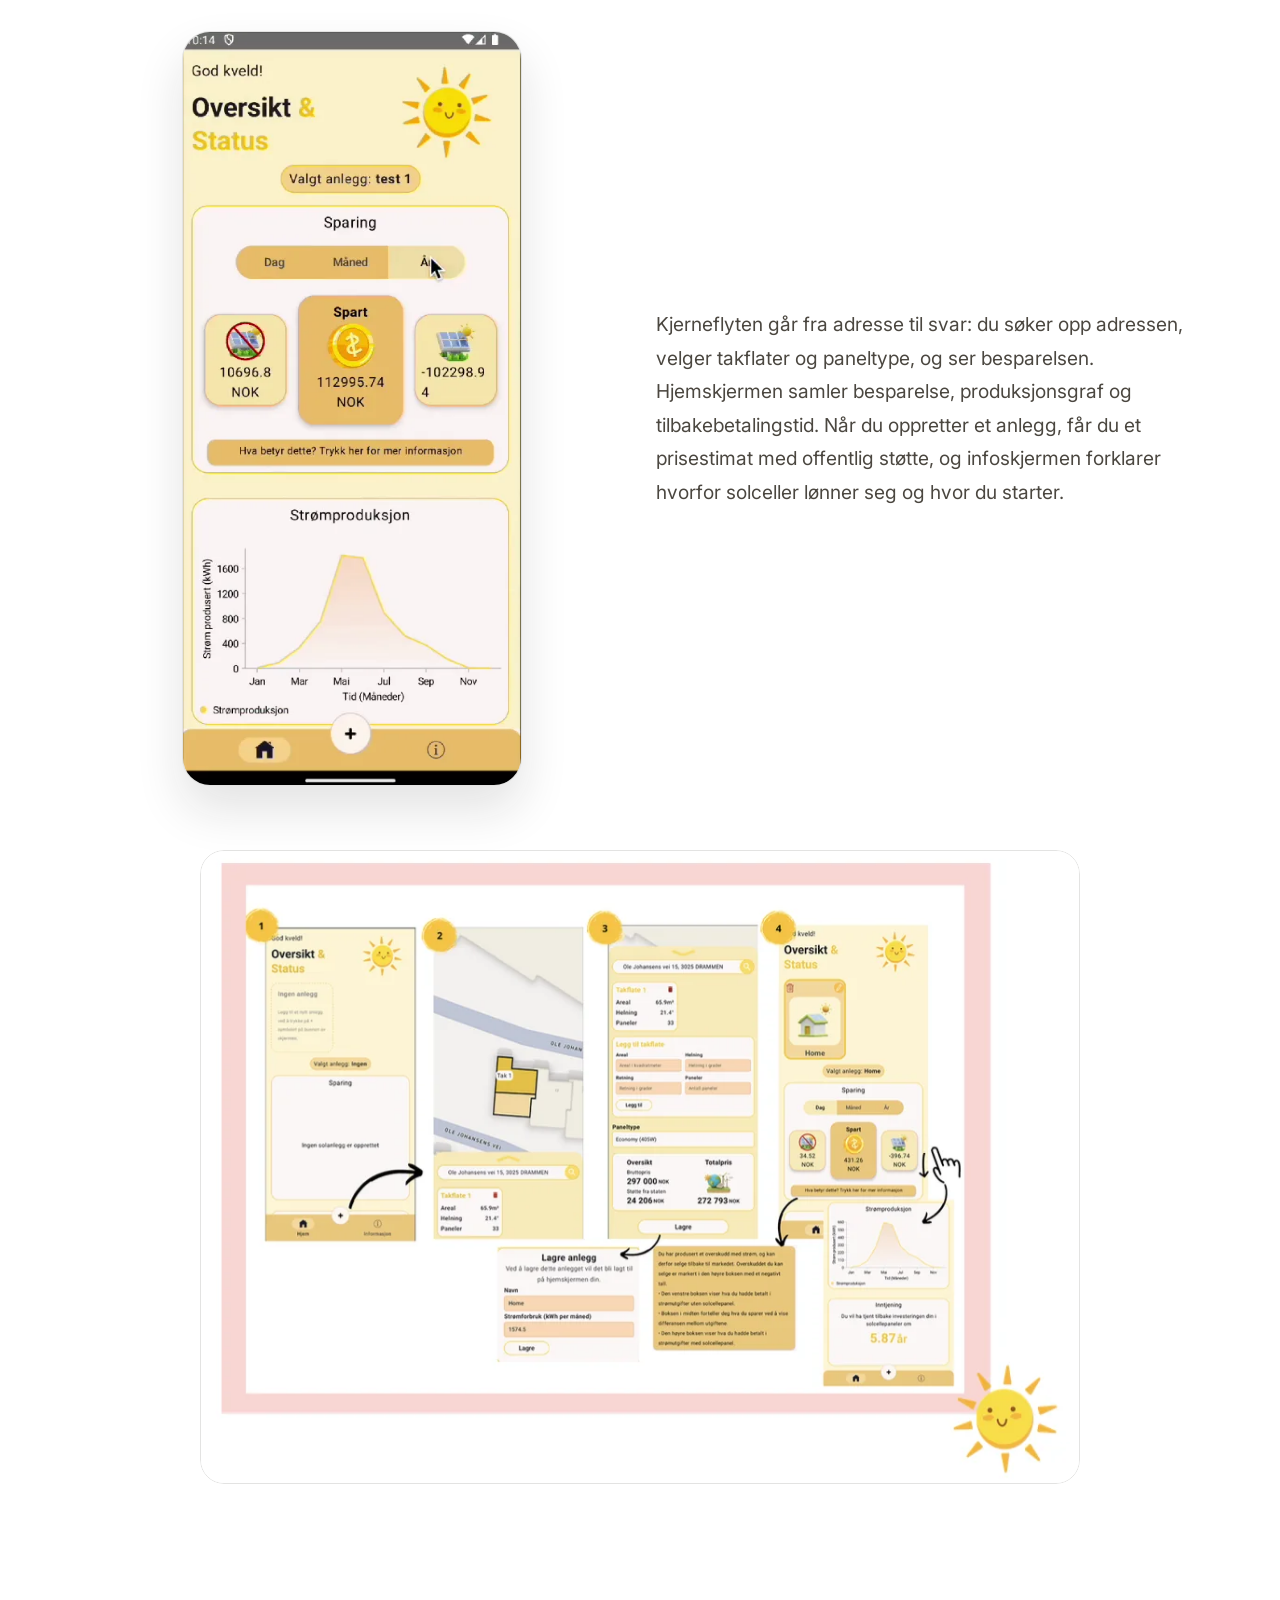
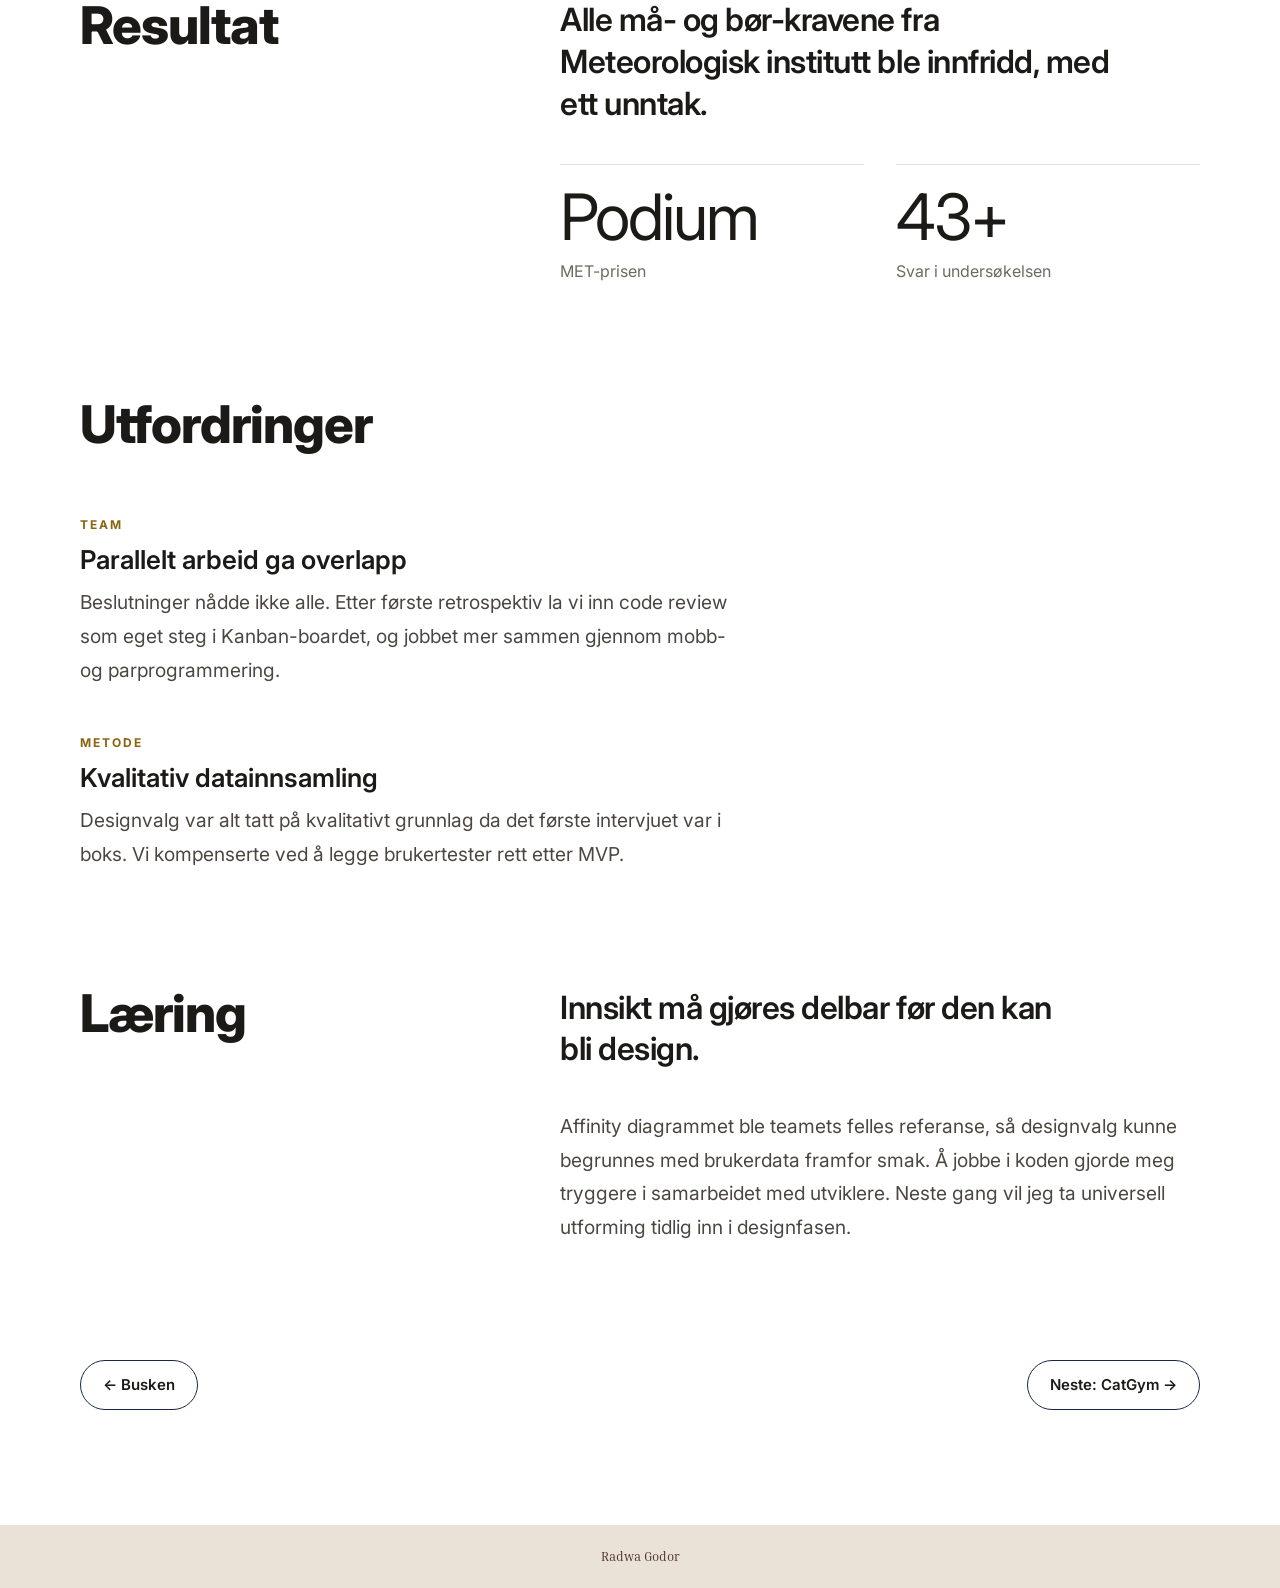
<file: sunsaver.html>
<!DOCTYPE html>
<html lang="no">

<head>
  <!-- Anti-FOUC for the curtain page-transition: runs before body paints, so if we
       arrived via a curtain-nav link (see shared.js), the curtain is held fully closed
       from the very first frame instead of flashing this page unclothed first. -->
  <script>
    (function () {
      try {
        if (sessionStorage.getItem('curtainNav') === '1') {
          document.documentElement.classList.add('curtain-entering');
          sessionStorage.removeItem('curtainNav');
        }
      } catch (e) { }
    })();
  </script>
  <meta charset="UTF-8" />
  <meta name="viewport" content="width=device-width, initial-scale=1.0" />
  <title>SunSaver — Radwa Godor</title>
  <link rel="preconnect" href="https://fonts.googleapis.com" />
  <link rel="preconnect" href="https://fonts.gstatic.com" crossorigin />
  <link
    href="https://fonts.googleapis.com/css2?family=Inria+Serif:ital,wght@0,300;0,400;0,700;1,300;1,400;1,700&family=Inter:ital,wght@0,300;0,400;0,500;0,600;0,700;0,800;1,700&family=Roboto+Mono:wght@400&display=swap"
    rel="stylesheet" />
  <link rel="stylesheet" href="style.css" />
  <link rel="stylesheet" href="case.css" />
</head>

<body>

  <!-- Curtain used for the nav-link page transitions (see shared.js's initNavTransitions
       / initEntryReveal). Placed first so it's the first thing painted, ahead of any
       page content beneath it. -->
  <div class="page-transition-curtain" aria-hidden="true"></div>

  <div class="progress" aria-hidden="true">
    <div class="progress__bar" data-progress></div>
  </div>

  <header>
    <a href="index.html" class="logo curtain-link">[Radwa Godor]<small>return: home</small></a>
    <nav class="nav-links">
      <a href="prosjekter.html" class="curtain-link">[class: prosjekter]<small>path: desktop_dash</small></a>
      <a href="om-meg.html" class="curtain-link">[asset id: om meg]<small>username:radwaag</small></a>
      <a href="cv.html" class="curtain-link">[super: CV]<small>section: experience_101</small></a>
    </nav>
  </header>

  <main class="ss-case">
    <!-- 1. INTRO — kicker + stor tittel + telefonmockups -->
    <section class="section ss-hero-section">

      <div class="ss-hero-top" data-reveal>
        <span class="kicker">STUDENTPROSJEKT · ANDROID-APP · IN2000, UIO</span>
        <h1 class="ss-hero-title"><span class="ss-hero-title__a">Sun</span><span class="ss-hero-title__b">Saver</span>
        </h1>
      </div>

      <div class="ss-phones" data-reveal data-lift>
        <img class="ss-phone ss-phone--side" src="sunsaver.media/sunsaver_splashscreen.png" width="445" height="947" alt="" />
        <img class="ss-phone ss-phone--main" src="sunsaver.media/sunsaver_home.webp" width="445" height="947" alt="SunSaver hjemskjerm" />
        <img class="ss-phone ss-phone--side" src="sunsaver.media/sunssaver_infoscreen.webp" width="445" height="947" alt="SunSaver infoskjerm" />
      </div>

    </section>

    <!-- 2. LEAD + NØKKELFAKTA -->
    <section class="section section--panel">
      <div class="stack">

        <p class="lead" data-reveal>SunSaver gjør vær-, strøm- og takdata om til ett tall boligeiere kan bestemme seg ut
          fra.</p>

        <p class="prose" data-reveal>Mange boligeiere vurderer solceller, men vet for lite om energi til å avgjøre om det er verdt pengene. SunSaver er laget for dem, og prosjektet endte med podiumsplass i MET-prisen fra Meteorologisk institutt.</p>

      </div>
    </section>

    <!-- 3. ROLLE, TEAM, LEVERANSE -->
    <section class="section section--panel section--ruled">
      <div class="stack">

        <div class="section__head" data-reveal>
          <h2 class="section__title">Rolle, team &amp; leveranse</h2>
        </div>

        <div class="cols">
          <div class="col" data-reveal>
            <span class="label">Min rolle</span>
            <p>Eneste designer i teamet.<br />Hovedansvar for innsiktsarbeid, workshop, skisser og visuell design av
              applikasjonen.</p>
          </div>
          <div class="col" data-reveal>
            <span class="label">Team</span>
            <p>6 studenter i et tverrfaglig team.<br />ScrumBan med ukentlige sprinter.</p>
          </div>
          <div class="col" data-reveal>
            <span class="label">Leveranse</span>
            <p>Android-app.<br />Fem datakilder, blant dem MET/Frost og Kartverket.</p>
          </div>
        </div>

        <div class="media-pair">
          <figure class="block block--img" data-reveal>
            <img src="sunsaver.media/team.webp" width="1066" height="726" loading="lazy" alt="Teamet bak SunSaver: seks studenter med solbriller som former hjerter med hendene" />
          </figure>
          <figure class="block block--img" data-reveal>
            <img src="sunsaver.media/milepaeler.webp" width="1002" height="612" loading="lazy" alt="Tidslinje for prosjektet fra mars til juni: design workshop, innsiktsarbeid, demo av MVP, retrospektiver, brukertesting og levering" />
          </figure>
        </div>

      </div>
    </section>

    <!-- 4. DESIGNPROSESS -->
    <section class="section section--panel section--ruled">
      <div class="stack stack--wide">

        <div class="section__head" data-reveal>
          <h2 class="section__title">Designprosess</h2>
        </div>

        <article class="case">
          <div class="case__aside" data-reveal>
            <span class="eyebrow">Innsiktsarbeid</span>
            <h3 class="case__title">De manglet kunnskap, ikke tall</h3>
            <figure class="block block--img" data-lift>
              <img src="sunsaver.media/affinity_diagram.webp" width="1006" height="778" loading="lazy" alt="Affinity diagram med funn sortert i fire grupper: økonomisk oversikt, miljø og verdier, informasjon om solceller, og verktøy og funksjoner i appen" />
            </figure>
          </div>
          <div class="case__body">
            <p class="prose" data-reveal>For å forstå brukerne kodet jeg 50+ undersøkelsessvar og to intervjuer til et affinity diagram. Funnet var tydelig: de fleste visste nesten ingenting om solenergi. Derfor snudde vi informasjonssiden, fra støtteordninger til å forklare hvorfor solenergi lønner seg. Ingen ferdig funksjonalitet måtte forkastes underveis.</p>
          </div>
        </article>

        <article class="case">
          <div class="case__aside" data-reveal>
            <span class="eyebrow">Prototyping</span>
            <h3 class="case__title">Måned framfor time</h3>
          </div>
          <div class="case__body">
            <p class="prose" data-reveal>Kravet var å vise besparelse time for time. Men i Crazy 8-workshopen så vi at et så finmasket tall ikke hjalp noen med å bestemme seg. Vi viste i stedet produksjon per måned i en interaktiv graf, der man trykker på et punkt for å se kilowattimene. Det ble mer håndfast for brukeren, og ga få endringer i kravspesifikasjonen senere.</p>
          </div>
          <div class="case__media" data-reveal>
            <figure class="block block--img">
              <img src="sunsaver.media/iterasjoner_1.webp" width="787" height="562" loading="lazy" alt="Tidlige iterasjoner: tom hjemskjerm, skjema for å legge til takflate, og valg av takflate på kartet" />
            </figure>
            <figure class="block block--img">
              <img src="sunsaver.media/iterasjoner_2.webp" width="527" height="548" loading="lazy" alt="Tidlige iterasjoner av oversikten: produksjonsgraf, og sparing med valg mellom dag, måned og år" />
            </figure>
          </div>
        </article>

        <article class="case">
          <div class="case__aside" data-reveal>
            <span class="eyebrow">Testing</span>
            <h3 class="case__title">«Når har jeg tjent det inn?»</h3>
            <figure class="block block--img" data-lift>
              <img src="sunsaver.media/brukertest.webp" width="554" height="680" loading="lazy" alt="Brukertest: en testperson velger takflater på kartet i SunSaver" />
            </figure>
          </div>
          <div class="case__body">
            <p class="prose" data-reveal>Seks brukere testet MVP-en. Ingen ville endre retning, men flere savnet det samme: når er installasjonen tjent inn? Vi la derfor til en komponent for tilbakebetalingstid på hjemskjermen, og gjorde det tydeligere hva som er trykkbart. I geriljatestingen fullførte brukerne kjerneoppgavene raskt.</p>
          </div>
        </article>

      </div>
    </section>

    <!-- 5. FERDIG PRODUKT -->
    <section class="section section--panel section--ruled">
      <div class="stack">

        <div class="section__head" data-reveal>
          <h2 class="section__title">Ferdig produkt</h2>
        </div>

        <div class="product">
          <figure class="product__video" data-reveal>
            <video src="sunsaver.media/sunsaver_demo.mp4" poster="sunsaver.media/sunsaver_demo_poster.webp"
              width="420" height="936" autoplay muted loop playsinline preload="metadata"
              aria-label="Skjermopptak av SunSaver: søk adresse, velg takflater og paneltype, lagre anlegget og se besparelsen"></video>
          </figure>

          <p class="prose" data-reveal>Kjerneflyten går fra adresse til svar: du søker opp adressen, velger takflater og paneltype, og ser besparelsen. Hjemskjermen samler besparelse, produksjonsgraf og tilbakebetalingstid. Når du oppretter et anlegg, får du et prisestimat med offentlig støtte, og infoskjermen forklarer hvorfor solceller lønner seg og hvor du starter.</p>
        </div>

        <figure class="block block--img block--wide" data-reveal>
          <img src="sunsaver.media/brukerflyt.webp" width="942" height="678" loading="lazy" alt="Brukerflyten i fire steg: tom oversikt, velg takflate på kartet, se pris og lagre anlegget, og se sparing, produksjon og tilbakebetalingstid" />
        </figure>

      </div>
    </section>

    <!-- 6. RESULTAT -->
    <section class="section section--ruled">
      <div class="split">

        <div class="split__aside" data-reveal>
          <h2 class="section__title">Resultat</h2>
        </div>

        <div class="split__body">
          <p class="pull" data-reveal>Alle må- og bør-kravene fra Meteorologisk institutt ble innfridd, med ett unntak.
          </p>
          <div class="stats" data-reveal>
            <div class="stat">
              <span class="stat__value">Podium</span>
              <span class="stat__label">MET-prisen</span>
            </div>
            <div class="stat">
              <span class="stat__value" data-count="50" data-suffix="+">50+</span>
              <span class="stat__label">Svar i undersøkelsen</span>
            </div>
          </div>
        </div>

      </div>
    </section>

    <!-- 7. UTFORDRINGER -->
    <section class="section section--panel section--ruled">
      <div class="stack">

        <div class="section__head" data-reveal>
          <h2 class="section__title">Utfordringer</h2>
        </div>

        <div class="prose-list">
          <div class="prose-item" data-reveal>
            <span class="eyebrow">Team</span>
            <h3 class="col__title col__title--lg">Parallelt arbeid ga overlapp</h3>
            <p class="prose">Beslutninger nådde ikke alle. Etter første retrospektiv la vi inn code review som eget steg i Kanban-boardet, og jobbet mer sammen gjennom mobb- og parprogrammering.</p>
          </div>
          <div class="prose-item" data-reveal>
            <span class="eyebrow">Metode</span>
            <h3 class="col__title col__title--lg">Kvalitativ datainnsamling</h3>
            <p class="prose">Designvalg var alt tatt på kvalitativt grunnlag da det første intervjuet var i boks. Vi kompenserte ved å legge brukertester rett etter MVP.</p>
          </div>
        </div>

      </div>
    </section>

    <!-- 8. LÆRING -->
    <section class="section section--ruled">
      <div class="split">

        <div class="split__aside" data-reveal>
          <h2 class="section__title">Læring</h2>
        </div>

        <div class="split__body">
          <p class="pull" data-reveal>Innsikt må gjøres delbar før den kan bli design.</p>
          <p class="prose" data-reveal>Affinity diagrammet ble teamets felles referanse, så designvalg kunne begrunnes med brukerdata framfor smak. Å jobbe i koden gjorde meg tryggere i samarbeidet med utviklere. Neste gang vil jeg ta universell utforming tidlig inn i designfasen.</p>
        </div>

      </div>
    </section>

    <section class="section">
      <nav class="case-nav" aria-label="Flere prosjekter">
        <a href="busken.html" class="btn btn-outline curtain-link">← Busken</a>
        <a href="catgym.html" class="btn btn-outline curtain-link">Neste: CatGym →</a>
      </nav>
    </section>

  </main>

  <footer>
    <span class="footer-watermark">Radwa Godor</span>
  </footer>

  <script src="shared.js"></script>
  <script src="case.js"></script>

</body>

</html>
</file>
<file: style.css>
/* ===== SHARED / GLOBAL =====
   Used by every page (index.html, prosjekter.html, om-meg.html, and the project detail
   pages). Page-specific styling lives in that page's own stylesheet instead:
     - hero.css        → index.html only (hero visuals + the scroll-driven header reveal)
     - prosjekter.css  → prosjekter.html only (the projects grid)
     - om-meg.css      → om-meg.html only (bio/hobbies/empowerment/education/contact)
     - case.css        → case-study pages (sunsaver, catgym, friendverse, busken)
     - fanous.css      → fanous.html only
     - korok-timer.css → korok-timer.html only
     - defi-duck.css   → defi-duck.html only
     - cv.css          → cv.html only
   Only genuinely shared/reusable pieces live here: CSS variables, reset, the base
   (static, normal-size) header + curtain page-transition, buttons, footer. */

/* ===== CSS VARIABLES ===== */
:root {
  --cream: #362e2e;
  --navy: #1a2744;
  --navy-light: #2d3f6a;
  --gold: #b5956a;
  --text-muted: #a0b0c8;
  --text-mid: #2a3a5a;
  --border: #d9d2c0;
  --ease: cubic-bezier(0.4, 0, 0.2, 1);
  --dur: 0.3s;
  /* Single source of truth for the curtain page-transition's timing — shared.js reads
     this via getComputedStyle instead of hardcoding its own copy. */
  --curtain-duration: 520ms;

  /* new nav/hero aesthetic (from Figma "updated portfolio") */
  --paper: #fbfae5;
  --ink: #4f3232;
  --ink-soft: #beb4b4;
  --ink-arrow: #e5dede;
}

/* Reset: lets the width/height attributes on <img> reserve space (no layout shift)
   without stretching images whose CSS only sets a width. Class rules that set a height
   still win, since they're more specific. */
img {
  height: auto;
}


/* ===== BASE ===== */
*, *::before, *::after {
  box-sizing: border-box;
  margin: 0;
  padding: 0;
}

html {
  scroll-behavior: smooth;
}

body {
  font-family: 'Inria Serif', Georgia, serif;
  background: var(--cream);
  color: var(--navy);
}

/* ===== HEADER (shared, static/normal state) =====
   This is the header every page gets by default: sticky to the top, normal size, no
   motion. index.html layers STEP 2/3's scroll-driven reveal + centering + font-size
   growth on top of this via hero.css's `body:has(.hero) header` overrides — everywhere
   else, this plain rule is the whole story (STEP 5: subpages get "vanlig, fast plassering"). */
header {
  display: flex;
  justify-content: space-between;
  align-items: center;
  padding: 1.2rem 3rem;
  background: rgba(251, 250, 229, 0.92);
  backdrop-filter: blur(8px);
  -webkit-backdrop-filter: blur(8px);
  position: sticky;
  top: 0;
  z-index: 100;
}

.logo {
  display: flex;
  flex-direction: column;
  font-family: 'Inter', Georgia, serif;
  font-size: 1.4rem;
  font-weight: 600;
  letter-spacing: 0.01em;
  color: var(--ink);
  text-decoration: none;
  opacity: 0.9;
  transition: opacity var(--dur) var(--ease), color 0.4s ease;
}

.logo small {
  font-family: 'Roboto Mono', monospace;
  font-weight: 400;
  font-size: 0.75rem;
  color: var(--ink-soft);
}

.logo:hover {
  opacity: 1;
}

.nav-links {
  display: flex;
  gap: 2.25rem;
}

.nav-links a {
  position: relative;
  display: flex;
  flex-direction: column;
  text-decoration: none;
  font-family: 'Inter', Georgia, serif;
  font-size: 1.05rem;
  font-weight: 600;
  color: var(--ink);
  line-height: 1.4;
  opacity: 0.85;
  transition: opacity var(--dur) var(--ease), color 0.4s ease;
}

/* Underline that a page marks permanently "on" for its own nav item via .nav-active
   (e.g. om-meg.html marks "[asset id: om meg]") — otherwise only shows on hover. */
.nav-links a::after {
  content: '';
  position: absolute;
  left: 0;
  bottom: -4px;
  width: 100%;
  height: 1px;
  background: currentColor;
  transform: scaleX(0);
  transform-origin: left;
  transition: transform var(--dur) var(--ease);
}

.nav-links a:hover::after,
.nav-active::after {
  transform: scaleX(1);
}

.nav-links a small {
  font-family: 'Roboto Mono', monospace;
  font-weight: 400;
  font-size: 0.75rem;
  color: var(--ink-soft);
}

.nav-links a:hover {
  opacity: 1;
}

/* ===== BUTTONS ===== */
.btn {
  display: inline-block;
  padding: 0.5rem 1.4rem;
  background-color: var(--navy);
  color: var(--cream);
  text-decoration: none;
  font-size: 0.85rem;
  font-weight: 600;
  border-radius: 2px;
  cursor: pointer;
  transition: transform var(--dur) var(--ease),
              box-shadow var(--dur) var(--ease),
              background-color var(--dur) var(--ease),
              color var(--dur) var(--ease);
}

.btn:hover {
  transform: translateY(-2px);
  box-shadow: 0 8px 24px rgba(26, 39, 68, 0.28);
}

.btn-outline {
  background-color: transparent;
  color: var(--navy);
  border: 1.5px solid var(--navy);
}

.btn-outline:hover {
  background-color: var(--navy);
  color: var(--cream);
  box-shadow: 0 8px 24px rgba(26, 39, 68, 0.22);
}

/* ===== SHARED KEYFRAMES ===== */
@keyframes fadeInUp {
  from { opacity: 0; transform: translateY(20px); }
  to   { opacity: 1; transform: translateY(0); }
}

/* ===== MUSIC PLAYER (used by fanous.html) ===== */
.music-player-outer {
  flex-shrink: 0;
  align-self: center;
}

.music-title {
  font-size: 0.8rem;
  font-style: italic;
  letter-spacing: 0.06em;
  color: var(--text-mid);
  margin-bottom: 0.75rem;
}

.music-player-wrap {
  position: relative;
  width: 460px;
}

.music-card-back {
  position: absolute;
  inset: 0;
  background: #d4bc72;
  border-radius: 22px;
  transform: translate(10px, 10px);
  z-index: 0;
}

.music-card {
  position: relative;
  z-index: 1;
  background: #F4DC92;
  border-radius: 22px;
  padding: 1.6rem 1.8rem;
  display: flex;
  align-items: center;
  gap: 1.2rem;
  min-height: 130px;
  box-shadow: 0 4px 20px rgba(0,0,0,0.12);
}

.music-boks-circle {
  width: 76px;
  height: 76px;
  background: #f5f59a;
  border-radius: 50%;
  display: flex;
  align-items: center;
  justify-content: center;
  flex-shrink: 0;
  box-shadow: 0 2px 8px rgba(0,0,0,0.1);
}

.music-boks-img {
  width: 52px;
  height: 52px;
  object-fit: contain;
}

.music-center-col {
  flex: 1;
  display: flex;
  flex-direction: column;
  gap: 0.4rem;
}

.music-progress-wrap {
  width: 100%;
  height: 6px;
  background: rgba(0,0,0,0.15);
  border-radius: 99px;
  cursor: pointer;
  overflow: hidden;
}

.music-progress-bar {
  height: 100%;
  width: 0%;
  background: rgba(0,0,0,0.45);
  border-radius: 99px;
  transition: width 0.5s linear;
}

.music-time-row {
  display: flex;
  justify-content: space-between;
  font-size: 0.7rem;
  color: rgba(0,0,0,0.5);
  font-family: 'Inria Serif', serif;
}

.music-controls {
  display: flex;
  flex-direction: column;
  align-items: center;
  gap: 0.5rem;
  flex-shrink: 0;
}

.music-play-btn {
  background: none;
  border: none;
  cursor: pointer;
  padding: 0.3rem;
  display: flex;
  align-items: center;
  justify-content: center;
  transition: transform 0.2s ease;
}

.music-play-btn:hover {
  transform: scale(1.15);
}

.music-play-btn img {
  width: 40px;
  height: 40px;
  object-fit: contain;
}

.music-headphones-circle {
  width: 38px;
  height: 38px;
  background: rgba(255,255,255,0.45);
  border-radius: 50%;
  display: flex;
  align-items: center;
  justify-content: center;
  flex-shrink: 0;
  opacity: 0;
  transition: opacity 0.4s ease;
}

.music-headphones-circle.visible {
  opacity: 1;
}

.music-headphones-circle img {
  width: 22px;
  height: 22px;
  object-fit: contain;
}

/* ===== FOOTER ===== */
footer {
  background: #ebe2d7;
  color: #4F3232;
  text-align: center;
  padding: 1.5rem;
  font-size: 0.8rem;
  border-top: 1px #DBD9BE;
}

/* ===== NAV CLICK PAGE TRANSITION (CURTAIN) =====
   Shared across every page: a single sheet in the hero's gold accent (--gold, #b5956a)
   sweeps up to fully cover the screen, the page change happens underneath at that exact
   midpoint (leaving), then on the destination page the curtain starts already covering
   and sweeps the rest of the way off (entering) — so the one continuous motion is just
   split across the two page loads instead of visibly resetting. Driven by shared.js's
   initNavTransitions() / initEntryReveal(). Both phases read --curtain-duration above,
   so there's only one place to change the timing. */
.page-transition-curtain {
  position: fixed;
  inset: 0;
  z-index: 9999;
  background: var(--gold);
  transform: translateY(100%);
  pointer-events: none;
}

.page-transition-curtain.is-active {
  animation: curtain-sweep var(--curtain-duration) ease-in-out;
  pointer-events: auto;
}

/* Entering half (destination page): starts covering, sweeps up and off. Duration is half
   of the full curtain-duration since it's only the second half of the original motion. */
.page-transition-curtain.is-entering {
  animation: curtain-reveal calc(var(--curtain-duration) / 2) ease-in-out;
  pointer-events: auto;
}

@keyframes curtain-sweep {
  0% { transform: translateY(100%); }
  50% { transform: translateY(0%); }
  100% { transform: translateY(-100%); }
}

@keyframes curtain-reveal {
  0% { transform: translateY(0%); }
  100% { transform: translateY(-100%); }
}

/* Anti-FOUC: set synchronously on <html> by an inline, render-blocking script in <head>
   (before body ever paints) when sessionStorage shows we arrived via a curtain nav. Holds
   the curtain fully closed until shared.js takes over and starts the reveal animation, so
   there's never a frame where the destination page is visible unclothed. */
html.curtain-entering .page-transition-curtain {
  transform: translateY(0%);
}

/* Blocks clicks/taps on the page underneath for the full duration of either phase, not
   just once the curtain visually covers the viewport. */
body.curtain-blocking {
  pointer-events: none;
}

@media (prefers-reduced-motion: reduce) {
  .page-transition-curtain.is-active,
  .page-transition-curtain.is-entering {
    animation-duration: 1ms;
  }
}

/* ===== RESPONSIVE ===== */
@media (max-width: 700px) {
  header {
    padding: 1rem 1.5rem;
  }
}
</file>
<file: hero.css>
/* ===== HERO / HJEM PAGE (index.html only) =====
   Everything here only applies on the page that has a `.hero` element — the
   `body:has(.hero)` scoping means none of this leaks onto prosjekter.html or om-meg.html,
   which just get the plain shared header from style.css. */

/* ===== HEADER OVERRIDE (STEPS 2 & 3) =====
   Layered on top of style.css's shared, static header rule. */
body:has(.hero) header {
  position: fixed;
  left: 0;
  right: 0;
  top: 0;
  /* No logo on this page (see index.html) — center the nav across the full width instead
     of leaving it pinned to one side. */
  justify-content: center;
  background: transparent;
  border-bottom: 1px solid transparent;
  opacity: 0;
  pointer-events: none;
  /* --center-t (0–1) is written every hero scroll frame by hero.js's initHero() — see
     STEP 3 there — and read here as a transform, not a class toggle, so the slide-to-center
     stays a genuinely continuous, scrubbable motion (and compositor-only, no layout thrash).
     --header-scale is also set from there but stays a constant once revealed (1.5) rather
     than easing down — see STEP 2/3's comment in hero.js for why. */
  --center-t: 0;
  --header-scale: 1;
  transform: translateY(calc(var(--center-t) * (50vh - 50%)));
  transition: opacity 0.5s var(--ease), background-color 0.4s var(--ease),
    border-color 0.4s var(--ease), box-shadow var(--dur) var(--ease);
}

body:has(.hero) header.is-visible {
  opacity: 1;
  pointer-events: auto;
}

/* STEP 2: nav links fade/slide in together with the logo (both driven by .is-visible), with
   a small stagger between them so the reveal still reads as three distinct items arriving
   "beside" the logo rather than one flat block. No color accent here on purpose — the gold
   highlight some other pages use is deliberately absent during this reveal. */
body:has(.hero) .nav-links a {
  opacity: 0;
  transform: translateX(14px);
  transition: opacity 0.5s var(--ease), transform 0.5s var(--ease);
}

body:has(.hero) header.is-visible .nav-links a {
  opacity: 0.85;
  transform: translateX(0);
}

body:has(.hero) header.is-visible .nav-links a:nth-child(2) {
  transition-delay: 0.08s;
}

body:has(.hero) header.is-visible .nav-links a:nth-child(3) {
  transition-delay: 0.16s;
}

/* STEPS 2 & 3: font-size grows on first reveal (so the header is unmissable) then eases
   back down to the shared header's normal size as it slides to vertical-center. Same
   --header-scale custom property drives both the logo and nav text so they scale together. */
body:has(.hero) .logo,
body:has(.hero) .nav-links a {
  font-size: calc(1em * var(--header-scale, 1));
}

/* ===== HERO ===== */
/* Pinned scroll-jack container: its height is the scroll "room" the animation gets.
   .hero sticks to the top and stays pinned until scroll passes this element's height
   minus one viewport (see the progress calc in hero.js). */
.hero-pin {
  position: relative;
  height: 250vh;
}

.hero {
  position: sticky;
  top: 0;
  display: flex;
  flex-direction: column;
  align-items: center;
  justify-content: center;
  overflow: hidden;
  height: 100vh;
  padding: 4rem 3rem;
  background: var(--paper);
  text-align: center;
}

.hero__bg {
  position: absolute;
  inset: 0;
  z-index: 0;
  overflow: hidden;
}

.hero__bg-image,
.hero__bg-video {
  position: absolute;
  inset: 0;
  width: 100%;
  height: 100%;
  object-fit: cover;
}

.hero__bg-video {
  opacity: 0;
}

.hero__bg-image,
.hero__bg-video,
.hero__ascii,
.hero__content {
  will-change: opacity;
}

.hero__ascii {
  position: absolute;
  inset: 0;
  z-index: 1;
  margin: 0;
  background-image: url("data:image/svg+xml,%3Csvg%20xmlns='http://www.w3.org/2000/svg'%20width='624'%20height='225'%3E%3Ctext%20font-family='monospace'%20font-size='13'%20fill='%234f3232'%20xml:space='preserve'%3E%3Ctspan%20x='0'%20y='12'%3E%24%24%24%24%24%24%24%24%24%24%24%24%24%24%24%24%24%24%24%24%24%24%24%24%24%24%24%24%24%24%24%24%24%24%24%24%24%24%24%24%24%24%24%24%24%24%24%24%24%24%24%24%24%24%24%24%24%24L%24%24%24%24%24%24%24%24%24%24%24%24%24%24%24%24%24%24%24%24%24%3C/tspan%3E%3Ctspan%20x='0'%20y='27'%3E%24%24%24%24%24%24%24%24%24%24%24%24%24%24%24%24%24%24%24%24%24%24%24%24%24%24%24%24%24%24%24%24%24%24%24%24%24%24%24%24%24%24%24%24%24%24%24%24%24%24%24%24%24%24%24qLLLLLLQ%24%24%24%24%24%24%24%24%24%24%24%24%24%24%24%24%24%3C/tspan%3E%3Ctspan%20x='0'%20y='42'%3E%24%24%24%24%24%24%24%24%24%24%24%24%24%24%24%24%24%24%24%24%24%24%24%24%24%24%24%24%24%24%24%24%24%24%24%24%24%24%24%24%24%24%24%24%24%24%24%24%24%24%24%24%24%24%24LtLLLLLLLLx%24%24%24%24%24%24%24%24%24%24%24%24%24%24%3C/tspan%3E%3Ctspan%20x='0'%20y='57'%3E%24%24%24%24%24%24%24%24%24%24%24%24%24%24%24%24%24%24%24%24%24%24%24%24%24%24%24LLrQLLLLLjLQLL%24%24%24%24%24%24%24%24%24%24%24%24%24%24%24QLL/LLLLLLLQ%24%24%24%24%24%24%24%24%24%24%24%24%3C/tspan%3E%3Ctspan%20x='0'%20y='72'%3E%24%24%24%24%24%24%24%24%24%24%24%24%24%24%24%24%24%24%24%24%24LLLLLLLLLLttLLLLLLLLLLLLLLL%24%24%24%24%24%24%24%24%24%24%24QjLLLLLLLLQ%24%24%24%24%24%24%24%24%24%24%3C/tspan%3E%3Ctspan%20x='0'%20y='87'%3E%24%24%24%24%24%24%24%24%24%24%24%24%24%24%24%24%24QLL/LLLLLLLtLtLLLLLLLLLLLtLLtLLLfLL%24%24%24%24%24%24%24%24%24QLLtLLLLLLQ%24%24%24%24%24%24%24%24%3C/tspan%3E%3Ctspan%20x='0'%20y='102'%3E%24%24%24%24%24%24%24%24%24%24%24%24%24%24QLLLLLLLttLLLLLQLLLLLLLLQLLLLLLLLLLLLLLLLQ%24%24%24%24%24%24%24QLLLLLLLLQ%24%24%24%24%24%24%24%3C/tspan%3E%3Ctspan%20x='0'%20y='117'%3E%24%24%24%24%24%24%24%24%24%24%24QLLLLLtLL/LrL%24%24%24%24%24%24%24%24%24%24%24%24%24%24%24%24%24%24%24%24%24LLLLLLLLLLLLQ%24%24%24%24%24%24%24QLLLLLLLjx%24%24%24%24%24%3C/tspan%3E%3Ctspan%20x='0'%20y='132'%3E%24%24%24%24%24%24%24%24%24QLLLLLLLLfQ%24%24%24%24%24%24%24%24%24%24%24%24%24%24%24%24%24%24%24%24%24%24%24%24%24%24%24%24QjLLLLLLLLLQ%24%24%24%24%24%24QLLLLLLLLQ%24%24%24%24%3C/tspan%3E%3Ctspan%20x='0'%20y='147'%3E%24%24%24%24%24%24%24QLLLLLL/LQ%24%24%24%24%24%24%24%24%24%24%24%24%24LLLQLjQrL%24%24%24%24%24%24%24%24%24%24%24%24QjLLLLLLtLQ%24%24%24%24%24%24qLLLtLLLQ%24%24%24%3C/tspan%3E%3Ctspan%20x='0'%20y='162'%3E%24%24%24%24%24xjLLLLL/LQ%24%24%24%24%24%24%24%24%24LrLLLLLLtLLLLLLLLLjLQ%24%24%24%24%24%24%24%24QLLLLtLLLQ%24%24%24%24%24%24qLLLtLLLQ%24%24%3C/tspan%3E%3Ctspan%20x='0'%20y='177'%3E%24%24%24%24xLLLLLLLQ%24%24%24%24%24%24%24%24QLLLLLLLLLLLLLLLLLLLLLLLLLQ%24%24%24%24%24%24%24QLLLLLLLQ%24%24%24%24%24%24QfLtLLLL%24%24%3C/tspan%3E%3Ctspan%20x='0'%20y='192'%3E%24%24%24LLLLLLLLx%24%24%24%24%24%24%24QLLLLLLtLLLLQLLLLQLjL/LLLLLtLLx%24%24%24%24%24%24QLLLLLLLQ%24%24%24%24%24%24LLLLLLLq%24%3C/tspan%3E%3Ctspan%20x='0'%20y='207'%3E%24%24/LLLLLLLQ%24%24%24%24%24%24QLLLLLtLLQ%24%24%24%24%24%24%24%24%24%24%24%24%24%24LLLLLLLLLL%24%24%24%24%24%24QLLLLLLLQ%24%24%24%24%24qLLLLLLL%24%3C/tspan%3E%3Ctspan%20x='0'%20y='222'%3E%24qLLLLLLLQ%24%24%24%24%24QLLLLtLLLQ%24%24%24%24%24%24%24%24%24%24%24%24%24%24%24%24%24%24xLLLLLLLr%24%24%24%24%24%24qLLLLLLL%24%24%24%24%24%24LLLtL/Lq%3C/tspan%3E%3C/text%3E%3C/svg%3E");
  background-repeat: repeat;
  background-size: 624px 225px;
  opacity: 0.35;
  pointer-events: none;
  user-select: none;
}

.hero__content {
  position: relative;
  z-index: 2;
}

.hero__tag,
.hero__title {
  position: relative;
  margin: 0;
}

.hero__tag {
  font-family: 'Inter', Georgia, serif;
  font-weight: 600;
  font-size: 1.3rem;
  margin-bottom: 1rem;
}

.hero__title {
  font-family: 'Inter', Georgia, serif;
  font-weight: 600;
  font-size: clamp(2.5rem, 9vw, 7rem);
  line-height: 1;
}

.hero__tag-shadow,
.hero__title-shadow {
  position: absolute;
  inset: 0;
  color: var(--ink-soft);
  transform: translate(4px, 5px);
  z-index: 0;
}

.hero__tag-front,
.hero__title-front {
  position: relative;
  display: block;
  color: var(--ink);
  z-index: 1;
}

/* Hidden until the hero-pin fade-in is complete (see .is-visible toggle in hero.js),
   then bounces at the bottom-center of the screen as a "keep scrolling" cue. Clicking it
   (or throwing one more scroll/swipe past the dead zone) curtain-transitions to Om meg —
   see shared.js's initNavTransitions, which treats it like any other nav link. */
.hero__scroll {
  position: absolute;
  left: 50%;
  bottom: 2.5rem;
  z-index: 2;
  transform: translateX(-50%);
  font-size: 1.8rem;
  color: var(--ink);
  text-decoration: none;
  opacity: 0;
  pointer-events: none;
  transition: opacity 0.4s ease;
}

.hero__scroll.is-visible {
  opacity: 1;
  pointer-events: auto;
  animation: bounce 1.8s ease-in-out infinite;
}

@keyframes bounce {
  0%, 100% { transform: translateX(-50%) translateY(0); }
  50%      { transform: translateX(-50%) translateY(6px); }
}

/* ===== RESPONSIVE ===== */
@media (max-width: 700px) {
  .hero-pin {
    height: 180vh;
  }

  .hero {
    padding: 5rem 1.5rem;
  }

  .hero__ascii {
    font-size: 0.6rem;
  }
}
</file>
<file: case.css>
/* ===========================================================
   Case-study pages (SunSaver, CatGym, FriendVerse, Busken) — shared content styling.
   Formerly sunsaver.css; every case page links this one file so the layout stays identical.
   Layout language borrowed from the "Modern Product Launch" Figma Sites template:
   white page, large section titles, small uppercase labels, columns and numbered
   lists separated by thin rules, big rounded image surfaces and lots of whitespace.
   The HTML/content is unchanged; only this stylesheet was reworked.

   Loaded alongside style.css, which still owns the shared header/curtain/footer — this
   file only styles what lives inside <main class="ss-case"> (plus the page background
   and the reading-progress bar).

   Custom properties are prefixed --ss- because style.css's own :root already defines
   --paper/--ink/--ease with DIFFERENT values for the header; reusing those names here
   would silently overwrite them everywhere. Same reasoning om-meg.css follows (--om-).

   Font: Inter throughout (Google Fonts, loaded in <head>).
   =========================================================== */

:root {
  --ss-bg:        #ffffff;  /* sidebakgrunn */
  --ss-surface:   #ffffff;  /* avrundede flater (mockups, bildeplassholdere) */
  --ss-ink:       #1c1a17;  /* overskrifter */
  --ss-body:      #4b4740;  /* brødtekst — mørk nok til å lese i 18px (kontrast ~9:1) */
  --ss-muted:     #6f6a60;  /* undertekst, bildetekst */
  --ss-label:     #8a6410;  /* små etiketter: mørk gull, leselig på hvitt */
  --ss-gold:      #d6a324;  /* "Saver" i tittelen, fremdriftslinje */
  --ss-rule:      rgba(28, 26, 23, 0.12);

  /* Everything is set in Inter, as the page was before the layout rework. --ss-serif /
     --ss-mono keep their role names so each rule still says which job it does. */
  --ss-sans:  Inter, Helvetica, Arial, sans-serif;
  --ss-serif: var(--ss-sans);
  --ss-mono:  var(--ss-sans);

  --ss-pad-x:    clamp(20px, 6vw, 88px);
  --ss-pad-y:    clamp(64px, 9vw, 128px);
  --ss-measure:  1120px;
  --ss-radius:   24px;
  --ss-ease:     cubic-bezier(0.2, 0.7, 0.2, 1);
}

body:has(.ss-case) {
  background: var(--ss-bg);
}

.ss-case {
  font-family: var(--ss-sans);
  font-size: 18px;
  line-height: 1.65;
  color: var(--ss-body);
  -webkit-font-smoothing: antialiased;
}

.ss-case a { color: var(--ss-ink); }
.ss-case a:hover { color: var(--ss-muted); }
.ss-case p { text-wrap: pretty; }
.ss-case strong { color: var(--ss-ink); font-weight: 600; }

/* ===== Lesefremdrift ===== */
.progress {
  position: fixed;
  inset: 0 0 auto 0;
  height: 3px;
  background: transparent;
  z-index: 200;
}

.progress__bar {
  height: 100%;
  width: 0%;
  background: var(--ss-gold);
}

/* ===== Seksjoner =====
   Whitespace separates sections (as in the template), not background bands or borders. */
.ss-case .section { padding: var(--ss-pad-y) var(--ss-pad-x); }
.ss-case .section + .section { padding-top: 0; }

.ss-case .section__head {
  display: flex;
  flex-direction: column;
  gap: 14px;
}

.ss-case .section__title {
  font-family: var(--ss-serif);
  font-size: clamp(34px, 4.2vw, 52px);
  font-weight: 800;
  line-height: 1.05;
  letter-spacing: -0.02em;
  color: var(--ss-ink);
}

.ss-case .section__sub {
  font-size: 18px;
  color: var(--ss-muted);
}

/* ===== Layout-primitiver ===== */
.ss-case .stack {
  max-width: var(--ss-measure);
  margin: 0 auto;
  display: flex;
  flex-direction: column;
  gap: clamp(40px, 5vw, 64px);
}

.ss-case .stack--wide { gap: clamp(64px, 8vw, 104px); }

.ss-case .split {
  max-width: var(--ss-measure);
  margin: 0 auto;
  display: grid;
  grid-template-columns: repeat(12, minmax(0, 1fr));
  gap: 32px;
  align-items: start;
}

.ss-case .split__aside {
  grid-column: span 4;
  min-width: 0;
  display: flex;
  flex-direction: column;
  gap: 14px;
}

.ss-case .split__body {
  grid-column: 6 / span 7;
  min-width: 0;
  display: flex;
  flex-direction: column;
  gap: 40px;
}

/* Feature-row: each column sits under its own thin rule, like the template's benefits row. */
.ss-case .cols {
  display: grid;
  grid-template-columns: repeat(auto-fit, minmax(240px, 1fr));
  gap: clamp(28px, 4vw, 48px);
}


.ss-case .col {
  display: flex;
  flex-direction: column;
  gap: 12px;
  padding-top: 20px;
  border-top: 1px solid var(--ss-rule);
}

.ss-case .col p {
  font-size: 17px;
  line-height: 1.65;
}

.ss-case .col__title {
  font-family: var(--ss-serif);
  font-size: 21px;
  font-weight: 600;
  line-height: 1.25;
  color: var(--ss-ink);
}

.ss-case .col__title--lg { font-size: clamp(22px, 2.2vw, 26px); }

/* ===== Typografiske roller ===== */
.ss-case .kicker,
.ss-case .eyebrow,
.ss-case .label {
  font-family: var(--ss-mono);
  font-size: 12px;
  font-weight: 700;
  line-height: 1.4;
  letter-spacing: 0.16em;
  text-transform: uppercase;
  color: var(--ss-label);
}

.ss-case .lead {
  font-family: var(--ss-serif);
  font-size: clamp(24px, 2.8vw, 34px);
  font-weight: 600;
  line-height: 1.3;
  letter-spacing: -0.015em;
  max-width: 26ch;
  color: var(--ss-ink);
}

.ss-case .pull {
  font-family: var(--ss-serif);
  font-size: clamp(24px, 2.6vw, 32px);
  font-weight: 600;
  line-height: 1.3;
  letter-spacing: -0.015em;
  max-width: 28ch;
  color: var(--ss-ink);
}

/* ===== 1. Intro — centered serif title over a rounded mockup surface ===== */
.ss-hero-section {
  padding: clamp(56px, 8vw, 104px) var(--ss-pad-x) var(--ss-pad-y);
  display: flex;
  flex-direction: column;
  align-items: center;
  gap: clamp(40px, 5vw, 64px);
}

.ss-hero-top {
  display: flex;
  flex-direction: column;
  align-items: center;
  gap: 20px;
  text-align: center;
}

.ss-hero-title {
  font-family: var(--ss-serif);
  font-size: clamp(3.5rem, 11vw, 9rem);
  font-weight: 800;
  line-height: 0.9;
  letter-spacing: -0.04em;
  white-space: nowrap;
}

.ss-hero-title__a { color: var(--ss-ink); }
.ss-hero-title__b { color: var(--ss-gold); }

.ss-phones {
  display: flex;
  justify-content: center;
  align-items: flex-end;
  width: 100%;
  max-width: var(--ss-measure);
  padding: clamp(40px, 6vw, 72px) 16px;
  background: var(--ss-surface);
  border-radius: var(--ss-radius);
  overflow: hidden;
}

.ss-phone {
  width: clamp(120px, 17vw, 220px);
  height: auto;
  display: block;
  filter: drop-shadow(0 20px 40px rgba(28, 26, 23, 0.14));
}

.ss-phone--side {
  position: relative;
  z-index: 1;
  margin-bottom: 4%;
}

.ss-phone--main {
  width: clamp(140px, 20vw, 250px);
  z-index: 2;
  margin: 0 -4%;
}

/* Hero variant with a single image (CatGym, FriendVerse) instead of the phone trio. */
.ss-hero-media {
  width: 100%;
  max-width: var(--ss-measure);
}

.ss-hero-media img {
  display: block;
  width: 100%;
  height: auto;
  border-radius: var(--ss-radius);
}

/* Placeholder hero for a project that has no visuals yet (Busken). */
.ss-hero-media--empty {
  aspect-ratio: 16 / 9;
  display: flex;
  align-items: center;
  justify-content: center;
  border: 1px dashed var(--ss-rule);
  border-radius: var(--ss-radius);
  font-size: 13px;
  letter-spacing: 0.06em;
  color: var(--ss-muted);
}

/* ===== Bildeplassholdere =====
   Bytt ut med <img> eller <video> — behold .block for ramme/format. */
.ss-case .block {
  background: var(--ss-surface);
  border-radius: var(--ss-radius);
  border: 1px solid var(--ss-rule); /* keeps empty placeholders visible on the white page */
  display: flex;
  align-items: flex-end;
  padding: 20px;
  transition: transform 0.5s var(--ss-ease);
  overflow: hidden;
}

.ss-case .block img,
.ss-case .block video {
  width: 100%;
  height: 100%;
  object-fit: cover;
  display: block;
}

.ss-case .block__caption {
  font-family: var(--ss-mono);
  font-size: 12px;
  letter-spacing: 0.06em;
  text-transform: uppercase;
  color: var(--ss-muted);
}

.ss-case .block--1x1  { aspect-ratio: 1 / 1; }
.ss-case .block--4x3  { aspect-ratio: 4 / 3; }
.ss-case .block--4x5  { aspect-ratio: 4 / 5; }
.ss-case .block--16x9 { aspect-ratio: 16 / 9; width: 100%; }

/* Real images: the frame follows the picture's own shape (never cropped) — no
   placeholder border, padding or fixed aspect ratio. */
.ss-case .block--img {
  aspect-ratio: auto;
  padding: 0;
  border: none;
  background: none;
  display: block;
}

.ss-case .block--img img {
  height: auto;
  object-fit: contain;
  border-radius: var(--ss-radius);
  border: 1px solid var(--ss-rule);
}

/* Full-width image row under a case's text (Prototyping: 3-screen + 2-screen shots).
   Columns sized 787:527 — the two images' own widths — so every phone screen in the
   row ends up the same size. */
.ss-case .case__media {
  grid-column: 1 / -1;
  display: grid;
  grid-template-columns: 787fr 527fr;
  gap: 24px;
  align-items: start;
}

@media (max-width: 700px) {
  .ss-case .case__media { grid-template-columns: 1fr; }
}

/* On desktop the zigzag rules pin aside/body to row 1, so the image row goes to row 2. */
@media (min-width: 901px) {
  .ss-case .case__media { grid-row: 2; }
}

/* Two images side by side (team photo + timeline); stacks on narrow screens. */
.ss-case .media-pair {
  display: grid;
  grid-template-columns: 5fr 7fr;
  gap: 24px;
  align-items: center;
}

@media (max-width: 700px) {
  .ss-case .media-pair { grid-template-columns: 1fr; }
}

/* Full-width images (timeline, user flow), kept to a comfortable size. */
.ss-case .block--wide {
  max-width: 880px;
  width: 100%;
  margin: 0 auto;
}

/* ===== 4. Designprosess =====
   Each case: label + title + image on the left, the story as one paragraph on the right. */
.ss-case .case {
  display: grid;
  grid-template-columns: repeat(12, minmax(0, 1fr));
  gap: 32px;
  /* Center the story vertically against the (much taller) image column, so the
     paragraph doesn't sit at the top with a big empty area beneath it. */
  align-items: center;
}

.ss-case .case__aside {
  grid-column: span 5;
  min-width: 0;
  display: flex;
  flex-direction: column;
  gap: 14px;
}

.ss-case .case__aside .block { margin-top: 12px; }

.ss-case .case__title {
  font-family: var(--ss-serif);
  font-size: clamp(24px, 2.4vw, 30px);
  font-weight: 600;
  line-height: 1.2;
  letter-spacing: -0.01em;
  color: var(--ss-ink);
}

.ss-case .case__body {
  grid-column: 7 / span 6;
  min-width: 0;
  display: flex;
  flex-direction: column;
  gap: 32px;
}

/* Zigzag: every second case puts its image on the right and the story on the left,
   so the media isn't stacked down one side of the page. Desktop only — on narrow
   screens everything stacks (see the 900px breakpoint below). */
@media (min-width: 901px) {
  .ss-case .case:nth-of-type(even) .case__aside {
    grid-column: 8 / span 5;
    grid-row: 1;
  }

  .ss-case .case:nth-of-type(even) .case__body {
    grid-column: 1 / span 6;
    grid-row: 1;
  }
}

/* Running text for the case stories and Læring: one connected paragraph, set larger
   than the column text so it reads comfortably. */
.ss-case .prose {
  font-size: clamp(18px, 1.5vw, 20px);
  line-height: 1.75;
  max-width: 58ch;
}

/* Utfordringer: stacked items (label + title + paragraph) instead of columns. */
.ss-case .prose-list {
  display: flex;
  flex-direction: column;
  gap: clamp(32px, 4vw, 48px);
  max-width: 62ch;
}

.ss-case .prose-item {
  display: flex;
  flex-direction: column;
  gap: 10px;
}

/* ===== 5. Ferdig produkt — portrait demo video beside the flow description ===== */
.ss-case .product {
  display: grid;
  grid-template-columns: repeat(12, minmax(0, 1fr));
  gap: 32px;
  align-items: center;
}

.ss-case .product__video {
  grid-column: 2 / span 4;
  margin: 0;
}

.ss-case .product__video video {
  display: block;
  width: 100%;
  max-width: 340px;
  height: auto;
  margin: 0 auto;
  border-radius: 28px;
  border: 1px solid var(--ss-rule);
  box-shadow: 0 24px 48px rgba(28, 26, 23, 0.12);
  background: var(--ss-surface);
}

.ss-case .product .prose {
  grid-column: 7 / span 6;
}

@media (max-width: 900px) {
  .ss-case .product__video,
  .ss-case .product .prose { grid-column: 1 / -1; }
  .ss-case .product__video video { max-width: 280px; }
}

/* ===== 6. Resultat — big display numbers, like the template's 01 / 02 / 03 row ===== */
.ss-case .stats {
  display: grid;
  grid-template-columns: repeat(auto-fit, minmax(160px, 1fr));
  gap: 32px;
}

.ss-case .stat {
  display: flex;
  flex-direction: column;
  gap: 10px;
  padding-top: 20px;
  border-top: 1px solid var(--ss-rule);
}

.ss-case .stat__value {
  font-family: var(--ss-serif);
  font-size: clamp(44px, 5vw, 64px);
  font-weight: 400;
  line-height: 1;
  letter-spacing: -0.03em;
  color: var(--ss-ink);
}

.ss-case .stat__label {
  font-size: 16px;
  line-height: 1.5;
  color: var(--ss-muted);
}

/* ===== Forrige / neste — pill buttons ===== */
.ss-case .case-nav {
  max-width: var(--ss-measure);
  margin: 0 auto;
  display: flex;
  flex-wrap: wrap;
  justify-content: space-between;
  gap: 16px;
}

.ss-case .btn {
  border-radius: 999px;
  padding: 12px 22px;
  font-size: 15px;
}

/* ===== Animasjon =====
   .is-hidden settes av case.js — uten JS vises alt normalt. */
.ss-case [data-reveal].is-hidden {
  opacity: 0;
  transform: translateY(18px);
}

.ss-case [data-reveal] {
  transition: opacity 0.7s var(--ss-ease), transform 0.7s var(--ss-ease);
}

.ss-case [data-lift]:hover { transform: translateY(-6px); }

@media (prefers-reduced-motion: reduce) {
  .ss-case [data-reveal],
  .ss-case [data-reveal].is-hidden {
    opacity: 1 !important;
    transform: none !important;
    transition: none;
  }
  .ss-case [data-lift]:hover { transform: none; }
}

/* ===== Responsiv ===== */
@media (max-width: 900px) {
  .ss-case .case__aside,
  .ss-case .case__body,
  .ss-case .split__aside,
  .ss-case .split__body {
    grid-column: 1 / -1;
  }

  .ss-case .case,
  .ss-case .split { gap: 24px; }
}

@media (max-width: 600px) {
  .ss-case { font-size: 17px; }
  .ss-case .col p { font-size: 17px; }

  /* Three phones side by side have to shrink with the screen to fit the surface. */
  .ss-phones { padding: 32px 12px; }
  .ss-phone { width: 27vw; }
  .ss-phone--main { width: 32vw; }
}
</file>
<file: busken.css>
/* ===========================================================
   Busken only — green app theme on top of case.css.
   Loaded after case.css on busken.html; no other page links it.
   Re-points the --ss- tokens to the Busken palette (from the Figma
   wireframes) and styles the Busken-only blocks: hero (.bu-hero),
   process grid (.bu-steps), design choices (.bu-choices) and the
   screen gallery (.bu-screens).
   =========================================================== */

body:has(.bu) { background: #EEF3E3; }
body:has(.bu) .progress__bar { background: #2F4A37; }

.ss-case.bu {
  --ss-bg:      #EEF3E3;
  --ss-surface: #EEF3E3;
  --ss-ink:     #22362A;
  --ss-body:    #3F4F43;
  --ss-muted:   #5C6B5F;
  --ss-label:   #3E6B45;   /* ~5.5:1 on the light green ground */
  --ss-gold:    #2F4A37;
  --ss-rule:    rgba(34, 54, 42, 0.16);
  --bu-logo:    #C2CCAE;   /* the logo's own background */
  --bu-app:     #D7E5BB;   /* the app's background */
  --bu-dark:    #2F4A37;
  --bu-sun:     #E8C46A;
  --ss-serif:   'Barlow Condensed', 'Inter', sans-serif;
}

.bu .section__title { font-weight: 800; letter-spacing: -0.01em; }
.bu .block--img img { border-color: transparent; }

/* ===== Hero — the "Busken – forside" artboard =====
   Logo + text on top; six whole phones in a row like a hedge, standing on a green hill. */
.bu-hero {
  position: relative;
  overflow: hidden;
  background: var(--bu-logo);
  padding: clamp(40px, 5vw, 64px) var(--ss-pad-x) 0;
}

.bu-hero::after {                       /* the hill */
  content: "";
  position: absolute;
  left: -6%;
  right: -6%;
  bottom: -45%;
  height: 90%;
  border-radius: 50% 50% 0 0;
  background: #A9B894;
  z-index: 0;
}

.bu-hero__inner {
  position: relative;
  z-index: 2;
  max-width: 1280px;
  margin: 0 auto;
  display: flex;
  align-items: center;
  gap: clamp(24px, 4vw, 56px);
}

.bu-hero__logo { margin: 0; line-height: 0; flex: 0 0 auto; }
.bu-hero__logo img { width: clamp(180px, 22vw, 320px); height: auto; display: block; margin: -6% 0 -6% -6%; }

.bu-hero__text { display: flex; flex-direction: column; gap: 16px; min-width: 0; }

.bu-hero__kicker {
  font-size: clamp(13px, 1.2vw, 17px);
  font-weight: 700;
  letter-spacing: 0.14em;
  text-transform: uppercase;
  color: var(--ss-ink);
}

.bu-hero__title {
  font-family: var(--ss-serif);
  font-size: clamp(52px, 7vw, 100px);
  font-weight: 600;
  line-height: 0.95;
  color: var(--bu-dark);
}

.bu-hero__intro {
  font-size: clamp(18px, 1.9vw, 26px);
  line-height: 1.4;
  max-width: 34ch;
  color: var(--ss-ink);
}

.bu-hedge {
  position: relative;
  z-index: 1;
  list-style: none;
  max-width: 1360px;
  margin: clamp(40px, 5vw, 72px) auto 0;
  padding-bottom: clamp(40px, 5vw, 72px);   /* whole phones visible, standing on the hill */
  padding-left: 0;
  padding-right: 0;
  padding-top: 0;
  display: grid;
  grid-template-columns: repeat(6, minmax(0, 1fr));
  gap: clamp(10px, 2.2vw, 34px);
}

.bu-hedge li { min-width: 0; }
.bu-hedge img { width: 100%; height: auto; display: block; filter: drop-shadow(0 20px 32px rgba(34, 54, 42, 0.32)); }

/* Staggered heights, like the artboard. */
.bu-hedge li:nth-child(1) { padding-top: 16%; }
.bu-hedge li:nth-child(2) { padding-top: 6%; }
.bu-hedge li:nth-child(3) { padding-top: 0; }
.bu-hedge li:nth-child(4) { padding-top: 4%; }
.bu-hedge li:nth-child(5) { padding-top: 11%; }
.bu-hedge li:nth-child(6) { padding-top: 18%; }

@media (max-width: 800px) {
  .bu-hero__inner { flex-direction: column; align-items: flex-start; }
  .bu-hedge { grid-template-columns: repeat(3, minmax(0, 1fr)); }
  .bu-hedge li:nth-child(1),
  .bu-hedge li:nth-child(5),
  .bu-hedge li:nth-child(6) { display: none; }
}

/* ===== Designprosess — four steps side by side ===== */
.bu-process__head {
  display: flex;
  justify-content: space-between;
  align-items: flex-end;
  gap: 32px 64px;
  flex-wrap: wrap;
}

.bu-process__intro { max-width: 34ch; font-size: clamp(18px, 1.5vw, 21px); line-height: 1.45; }

.bu-steps {
  list-style: none;
  margin: 0;
  padding: 0;
  display: grid;
  grid-template-columns: repeat(4, minmax(0, 1fr));
  gap: 28px;
}

.bu-step { display: flex; flex-direction: column; gap: 14px; }

.bu-step__media {
  height: clamp(320px, 32vw, 460px);
  border-radius: 20px;
  overflow: hidden;
  background: var(--bu-app);
  display: flex;
  align-items: center;
  justify-content: center;
}

.bu-step__media img { width: 100%; height: 100%; object-fit: cover; display: block; }
.bu-step__media--logo { background: var(--bu-logo); }
.bu-step__media--logo img { width: 90%; height: auto; object-fit: contain; }
.bu-pair { grid-template-columns: 1fr 1fr; align-items: start; }
.bu-step__media--screen { padding: 20px 12px 0; align-items: flex-end; }
.bu-step__media--screen img { width: auto; max-width: 100%; height: 100%; object-fit: contain; object-position: bottom; }

.bu-step__num { font-family: var(--ss-serif); font-size: 20px; font-weight: 800; color: var(--ss-label); margin-top: 4px; }

.bu-step__title {
  font-family: var(--ss-serif);
  font-size: clamp(26px, 2.2vw, 32px);
  font-weight: 800;
  line-height: 1.1;
  color: var(--ss-ink);
}

.bu-step p { font-size: 17px; line-height: 1.55; }

@media (max-width: 1000px) { .bu-steps { grid-template-columns: repeat(2, minmax(0, 1fr)); row-gap: 48px; } }
@media (max-width: 560px)  { .bu-steps { grid-template-columns: 1fr; } .bu-step__media { height: 400px; } }

/* ===== Designvalg — insight → screen pairs ===== */
.bu-choices { list-style: none; margin: 0; padding: 0; display: grid; grid-template-columns: repeat(3, minmax(0, 1fr)); gap: 28px; }

.bu-choice {
  display: flex;
  flex-direction: column;
  gap: 14px;
  padding: 24px 24px 0;
  border-radius: var(--ss-radius);
  background: var(--bu-app);
  overflow: hidden;
}

.bu-choice__quote { font-size: 15px; font-weight: 600; color: var(--ss-label); }
.bu-choice__title { font-family: var(--ss-serif); font-size: 26px; font-weight: 800; line-height: 1.1; color: var(--ss-ink); }
.bu-choice p { font-size: 16px; line-height: 1.55; }
.bu-choice img { width: 72%; height: auto; display: block; margin: 8px auto 0; filter: drop-shadow(0 12px 24px rgba(34, 54, 42, 0.2)); }

@media (max-width: 1000px) { .bu-choices { grid-template-columns: 1fr; max-width: 520px; } }

/* ===== Ferdig produkt — screens on the app colour ===== */
.bu-screens {
  list-style: none;
  margin: 0;
  padding: clamp(24px, 4vw, 48px);
  background: var(--bu-app);
  border-radius: var(--ss-radius);
  display: grid;
  grid-template-columns: repeat(5, minmax(0, 1fr));
  gap: 32px clamp(12px, 2vw, 24px);
}

.bu-screens li { display: flex; flex-direction: column; align-items: center; gap: 10px; }
.bu-screens img { width: 100%; height: auto; display: block; filter: drop-shadow(0 10px 20px rgba(34, 54, 42, 0.18)); }
.bu-screens span { font-size: 14px; font-weight: 600; color: var(--ss-ink); text-align: center; }

@media (max-width: 1000px) { .bu-screens { grid-template-columns: repeat(3, minmax(0, 1fr)); } }
@media (max-width: 560px)  { .bu-screens { grid-template-columns: repeat(2, minmax(0, 1fr)); } }
</file>
<file: catgym.css>
/* ===========================================================
   CatGym only — Pawtential look on top of case.css.
   Loaded after case.css on catgym.html; no other page links it.
   Re-points the --ss- tokens to the Pawtential palette and fonts, and styles
   the three CatGym-only blocks: hero (.cg-hero), process grid (.cg-steps)
   and materials (.cg-materials).
   =========================================================== */

body:has(.cg) { background: #FBF3D5; }
body:has(.cg) .progress__bar { background: #D9A441; }

.ss-case.cg {
  --ss-bg:      #FBF3D5;
  --ss-surface: #FBF3D5;
  --ss-ink:     #2A2118;
  --ss-body:    #4A3B2C;
  --ss-muted:   #6B5A47;
  --ss-label:   #A8502E;   /* ~4.9:1 on the butter ground */
  --ss-gold:    #D9A441;
  --ss-rule:    rgba(42, 33, 24, 0.16);
  --ss-sans:  'DM Sans', Helvetica, Arial, sans-serif;
  --ss-serif: 'Bricolage Grotesque', 'DM Sans', sans-serif;
  --ss-mono:  var(--ss-sans);
  --cg-blob:  #F2D98B;
  --cg-shadow: 0 24px 48px rgba(42, 33, 24, 0.18);
}

.cg .section__title { font-weight: 800; letter-spacing: -0.03em; }
.cg .block--img img { border-color: transparent; }

/* ===== Hero (the "Forside" artboard) ===== */
.cg-hero {
  padding: clamp(40px, 6vw, 88px) var(--ss-pad-x) var(--ss-pad-y);
  overflow: hidden;
}

.cg-hero__inner {
  max-width: var(--ss-measure);  /* same left edge as the sections below */
  margin: 0 auto;
  display: grid;
  grid-template-columns: 1fr 1fr;
  gap: clamp(40px, 5vw, 72px);
  align-items: stretch;
}

.cg-hero__text {
  display: flex;
  flex-direction: column;
  justify-content: space-between;
  gap: 40px;
  position: relative;
  z-index: 2;
}

.cg-hero__logo {
  width: clamp(140px, 14vw, 180px);
  height: auto;
  border-radius: 20px;
  display: block;
}

.cg-hero__copy { display: flex; flex-direction: column; gap: 24px; }

.cg-hero__title {
  font-family: var(--ss-serif);
  font-size: clamp(88px, 11vw, 152px);
  font-weight: 800;
  line-height: 0.88;
  letter-spacing: -0.04em;
  color: var(--ss-ink);
}

.cg-hero__intro {
  font-size: clamp(20px, 1.8vw, 26px);
  line-height: 1.4;
  max-width: 30ch;
  color: var(--ss-body);
}

/* Link to the group report, under the intro text. */
.cg-hero__links { display: flex; flex-wrap: wrap; gap: 12px; }

.cg .cg-hero__report {
  color: var(--ss-ink);
  border-color: var(--ss-ink);
}
.cg .cg-hero__report:hover { background-color: var(--ss-ink); color: #FBF3D5; }

/* Methods: plain text separated by dots, so they don't read as buttons next to the links. */
.cg-tags {
  list-style: none;
  margin: 0;
  padding: 0;
  display: flex;
  flex-wrap: wrap;
  align-items: center;
  gap: 4px 0;
}

.cg-tag {
  font-size: 15px;
  font-weight: 500;
  line-height: 1.4;
  color: var(--ss-muted);
}

.cg-tag + .cg-tag::before {
  content: "·";
  margin: 0 10px;
  color: var(--ss-label);
  font-weight: 700;
}

.cg-hero__media {
  position: relative;
  min-height: clamp(460px, 52vw, 756px);
}

.cg-hero__blob {
  position: absolute;
  top: -40px;
  right: -140px;
  width: 78%;
  aspect-ratio: 1;
  border-radius: 50%;
  background: var(--cg-blob);
}

.cg-hero__photo {
  position: absolute;
  top: 0;
  right: 0;
  width: 83%;
  height: 100%;
  object-fit: cover;
  object-position: 50% 40%;
  border-radius: 36px;
  box-shadow: 0 30px 60px rgba(42, 33, 24, 0.22);
}

.cg-hero__polaroid {
  position: absolute;
  left: -20px;
  bottom: 24px;
  width: 38%;
  max-width: 230px;
  margin: 0;
  padding: 12px 12px 16px;
  background: #ffffff;
  border-radius: 20px;
  transform: rotate(-5deg);
  box-shadow: 0 20px 40px rgba(42, 33, 24, 0.2);
  display: flex;
  flex-direction: column;
  gap: 10px;
}

.cg-hero__polaroid img {
  width: 100%;
  aspect-ratio: 206 / 250;
  object-fit: cover;
  border-radius: 12px;
  display: block;
}

.cg-hero__polaroid figcaption {
  font-size: 15px;
  font-weight: 700;
  text-align: center;
  color: var(--ss-ink);
}

@media (max-width: 900px) {
  .cg-hero__inner { grid-template-columns: 1fr; }
  .cg-hero__media { min-height: 0; aspect-ratio: 5 / 6; max-width: 520px; width: 100%; margin: 0 auto; }
  .cg-hero__blob { right: -60px; }
  .cg-hero__polaroid { left: 0; }
}

/* ===== Designprosess — the "Designprosessen" artboard ===== */
.cg-process__head {
  display: flex;
  justify-content: space-between;
  align-items: flex-end;
  gap: 32px 64px;
  flex-wrap: wrap;
}

.cg-process__head .section__head { gap: 16px; }

.cg-process__intro {
  max-width: 34ch;
  font-size: clamp(18px, 1.5vw, 21px);
  line-height: 1.45;
}

.cg-steps {
  list-style: none;
  margin: 0;
  padding: 0;
  display: grid;
  grid-template-columns: repeat(4, minmax(0, 1fr));
  gap: 28px;
}

.cg-step { display: flex; flex-direction: column; gap: 14px; }

.cg-step__media {
  height: clamp(360px, 39vw, 560px);
  display: flex;
  flex-direction: column;
  gap: 12px;
}

.cg-step__media img {
  width: 100%;
  flex: 1 1 0;
  min-height: 0;
  object-fit: cover;
  border-radius: 20px;
  display: block;
}

.cg-step__media img.cg-step__img--top { flex: 1.4 1 0; }

.cg-step__num {
  font-family: var(--ss-serif);
  font-size: 20px;
  font-weight: 800;
  color: var(--ss-label);
  margin-top: 4px;
}

.cg-step__title {
  font-family: var(--ss-serif);
  font-size: clamp(26px, 2.2vw, 32px);
  font-weight: 800;
  line-height: 1.1;
  letter-spacing: -0.02em;
  color: var(--ss-ink);
}

.cg-step p { font-size: 17px; line-height: 1.55; }

@media (max-width: 1000px) {
  .cg-steps { grid-template-columns: repeat(2, minmax(0, 1fr)); row-gap: 48px; }
}

@media (max-width: 560px) {
  .cg-steps { grid-template-columns: 1fr; }
  .cg-step__media { height: 420px; }
}

/* ===== Materialer — the "Materialer" artboard ===== */
.cg-materials {
  display: grid;
  grid-template-columns: minmax(0, 5fr) minmax(0, 9fr);
  border-radius: var(--ss-radius);
  overflow: hidden;
  background: #FFF9E6;
}

.cg-materials__swatch { position: relative; margin: 0; }

.cg-materials__swatch img {
  width: 100%;
  height: 100%;
  min-height: 420px;
  object-fit: cover;
  display: block;
}

.cg-materials__swatch figcaption {
  position: absolute;
  left: 24px;
  bottom: 24px;
  padding: 12px 18px;
  background: var(--ss-ink);
  color: #FBF3D5;
  border-radius: 14px;
  font-size: 16px;
  font-weight: 700;
}

.cg-materials__body {
  padding: clamp(32px, 5vw, 64px);
  display: grid;
  grid-template-columns: minmax(0, 1fr) minmax(0, 200px);
  gap: clamp(24px, 4vw, 48px);
  align-items: center;
}

.cg-materials__text { display: flex; flex-direction: column; gap: 32px; }

.cg-materials__title {
  font-family: var(--ss-serif);
  font-size: clamp(36px, 3.6vw, 52px);
  font-weight: 800;
  line-height: 0.95;
  letter-spacing: -0.03em;
  color: var(--ss-ink);
  margin-top: 12px;
}

.cg-materials__list { list-style: none; margin: 0; padding: 0; display: flex; flex-direction: column; gap: 18px; }

.cg-materials__list li {
  display: flex;
  gap: 16px;
  align-items: baseline;
  border-top: 2px solid var(--ss-ink);
  padding-top: 14px;
}

.cg-materials__num {
  font-family: var(--ss-serif);
  font-weight: 800;
  font-size: 16px;
  color: var(--ss-label);
  min-width: 28px;
}

.cg-materials__name { display: block; font-size: 21px; font-weight: 700; line-height: 1.3; color: var(--ss-ink); }
.cg-materials__desc { display: block; font-size: 16px; line-height: 1.5; }

.cg-materials__photo {
  width: 100%;
  aspect-ratio: 300 / 560;
  object-fit: cover;
  border-radius: 28px;
  box-shadow: var(--cg-shadow);
  display: block;
}

@media (max-width: 1000px) {
  .cg-materials__body { grid-template-columns: 1fr; }
  .cg-materials__photo { aspect-ratio: 4 / 3; }
}

@media (max-width: 700px) {
  .cg-materials { grid-template-columns: 1fr; }
  .cg-materials__swatch img { min-height: 0; aspect-ratio: 4 / 3; }
}
</file>
<file: cv.css>
/* ===== CV PAGE ===== */
/* Values pulled directly from the "cv_screen" frame in the "updated portfolio" Figma file
   (node 90:242): base paper tone, ink text color, pill fill/border/text, and the gray
   breadcrumb-bar border. Kept as its own prefixed set (matching the per-page convention
   used by fanous.css etc.) so this page stays self-contained. */
:root {
  --cv-paper: #fffbfb;       /* frame fill: (1, 0.984, 0.984) */
  --cv-ink: #4f3232;          /* header/body text: (0.312, 0.198, 0.198) */
  --cv-ink-soft: #beb4b4;
  --cv-gold: #b5956a;
  --cv-bar-border: #9e9e9e;   /* breadcrumb bar stroke: (0.621, 0.621, 0.621) */
  --cv-tag-bg: #ffecee;       /* pill fill: (1, 0.922, 0.925) */
  --cv-tag-border: #dcc5c5;   /* pill stroke: (0.864, 0.774, 0.774) */
  --cv-divider: rgba(0, 0, 0, 0.45);
}

*, *::before, *::after {
  box-sizing: border-box;
  margin: 0;
  padding: 0;
}

html {
  scroll-behavior: smooth;
}

body {
  font-family: 'Inter', Georgia, sans-serif;
  color: var(--cv-ink);
  /* Approximates the frame's custom shader wash (a 20%-opacity linear-burn blend of a dusty
     rose and a blue-gray over the near-white base) with a plain CSS gradient — the exact
     procedural effect isn't reproducible outside Figma, but this reads the same at a glance. */
  background:
    radial-gradient(ellipse 900px 700px at 8% 15%, rgba(178, 77, 153, 0.10), transparent 60%),
    radial-gradient(ellipse 900px 700px at 95% 75%, rgba(102, 127, 178, 0.10), transparent 60%),
    var(--cv-paper);
  background-attachment: fixed;
}


/* Matches om-meg.css's .om-page-heading and prosjekter.css's .projects-heading exactly
   (same font-size/weight/color, same padding-top/margin-bottom relationship to the content
   below) — plain heading, no bar/background/border, consistent with the other two pages. */
.cv-page-heading {
  max-width: 1280px;
  margin: 0 auto 2.5rem;
  padding: 4rem 4rem 0;
  font-size: 1.8rem;
  font-weight: 700;
  color: #4F3232;
}

/* ===== PROFILE (two-column) ===== */
.cv-profile {
  display: flex;
  align-items: flex-start;
  gap: 5rem;
  max-width: 1280px;
  margin: 0 auto;
  padding: 0 4rem 3rem;
}

.cv-profile-left {
  flex: 0 0 260px;
  display: flex;
  flex-direction: column;
  gap: 2rem;
}

.cv-photo {
  width: 220px;
  height: 220px;
  border-radius: 50%;
  overflow: hidden;
}

.cv-photo img {
  width: 100%;
  height: 100%;
  object-fit: cover;
  display: block;
}

.cv-fact-label {
  font-size: 1rem;
  font-weight: 400;
  color: var(--cv-ink);
  opacity: 0.8;
  margin-bottom: 0.15rem;
}

.cv-fact-value {
  font-size: 1.2rem;
  font-weight: 600;
}

.cv-profile-right {
  flex: 1;
  min-width: 0;
  max-width: 628px;
}

.cv-name {
  font-size: 2.25rem;
  font-weight: 600;
  letter-spacing: -0.015em;
  margin-bottom: 0.5rem;
}

.cv-title {
  font-size: 1.15rem;
  font-weight: 400;
  opacity: 0.85;
  margin-bottom: 2.5rem;
}

/* ===== ACCORDION ===== */
.cv-accordion-group {
  margin-bottom: 2.5rem;
}

.cv-accordion {
  border-bottom: 1px solid var(--cv-divider);
}

.cv-accordion summary {
  display: flex;
  justify-content: space-between;
  align-items: center;
  padding: 1rem 0;
  font-size: 1.2rem;
  font-weight: 600;
  cursor: pointer;
  list-style: none;
}

.cv-accordion summary::-webkit-details-marker {
  display: none;
}

.cv-accordion-icon {
  font-size: 1.5rem;
  font-weight: 300;
  transition: transform 0.3s ease;
}

.cv-accordion[open] .cv-accordion-icon {
  transform: rotate(45deg);
}

.cv-accordion-body {
  padding: 0 0 1.25rem;
  display: flex;
  flex-direction: column;
  gap: 1rem;
}

.cv-entry-title {
  font-size: 1.05rem;
  font-weight: 600;
  margin-bottom: 0.25rem;
}

.cv-entry-meta {
  font-family: 'Inter', Georgia, sans-serif;
  font-size: 0.8rem;
  color: var(--cv-ink-soft);
}

.cv-entry-desc {
  font-size: 0.95rem;
  opacity: 0.8;
  margin-top: 0.4rem;
  line-height: 1.5;
}

.cv-entry-placeholder {
  font-size: 0.85rem;
  font-style: italic;
  opacity: 0.6;
}

/* ===== TOOLS / TAGS ===== */
.cv-tools {
  margin-top: 3rem;
  margin-bottom: 3rem;
}

.cv-tools-label {
  font-size: 1.2rem;
  font-weight: 600;
  padding-bottom: 0.5rem;
  border-bottom: 1px solid var(--cv-divider);
  margin-bottom: 1.5rem;
}

.cv-skills-grid {
  display: grid;
  grid-template-columns: repeat(auto-fit, minmax(200px, 1fr));
  gap: 1.5rem;
}

.cv-skill-card {
  border: 1.5px solid var(--cv-gold);
  border-radius: 14px;
  padding: 1.5rem 1.6rem;
  background: rgba(255, 255, 255, 0.75);
  box-shadow: 0 4px 16px rgba(79, 50, 50, 0.08);
}

.cv-skill-card h3 {
  font-size: 1.05rem;
  font-weight: 700;
  margin-bottom: 1rem;
}

.cv-tags {
  display: flex;
  flex-wrap: wrap;
  gap: 0.6rem;
  list-style: none;
}

.cv-tags li {
  font-size: 0.95rem;
  font-weight: 600;
  padding: 0.5rem 1.1rem;
  border-radius: 999px;
  background: var(--cv-tag-bg);
  border: 1.5px solid var(--cv-gold);
  color: var(--cv-ink);
}

/* ===== CONTACT ===== */
.cv-section {
  max-width: 1280px;
  margin: 0 auto;
  padding: 2.5rem 4rem;
  border-top: 1px solid var(--cv-bar-border);
}

.cv-section h2 {
  font-size: 1.4rem;
  font-weight: 700;
  margin-bottom: 1.5rem;
}

.cv-contact-list {
  display: flex;
  flex-direction: column;
  gap: 0.75rem;
}

.cv-contact-item {
  font-size: 1rem;
  color: var(--cv-ink);
  text-decoration: none;
  opacity: 0.85;
  transition: opacity 0.3s ease;
}

.cv-contact-item:hover {
  opacity: 1;
  color: var(--cv-gold);
}

.cv-contact-socials {
  display: flex;
  gap: 1.5rem;
}

/* ===== BACK LINK ===== */
.cv-back {
  display: block;
  text-align: center;
  max-width: 1280px;
  margin: 1rem auto 0;
  padding: 0 4rem;
  font-size: 0.9rem;
  color: var(--cv-ink);
  text-decoration: none;
  opacity: 0.75;
  transition: opacity 0.3s ease;
}

.cv-back:hover {
  opacity: 1;
  color: var(--cv-gold);
}

/* ===== FOOTER ===== */
/* ===== RESPONSIVE ===== */
@media (max-width: 900px) {
  .cv-page-heading,
  .cv-profile,
  .cv-section {
    padding-left: 1.5rem;
    padding-right: 1.5rem;
  }

  .cv-profile {
    flex-direction: column;
    gap: 2.5rem;
  }

  .cv-profile-left {
    flex: 0 0 auto;
    flex-direction: row;
    align-items: center;
    gap: 1.5rem;
  }

  .cv-photo {
    width: 120px;
    height: 120px;
    flex-shrink: 0;
  }
}
</file>
<file: defi-duck.css>
/* ===== DEFI DUCK PAGE =====
   Built from Defi Duck's four primary colours (#FFFCFB, #E4BA8E, #DC859A, #3A3A3A)
   on a warm peach ground. Inter throughout, one narrow reading column like
   fanous.css / korok-timer.css. Loaded after style.css. */

:root {
  --d-bg:      #FBF1E6;                 /* varm fersken, hele siden */
  --d-bg-2:    #F6E2CC;                 /* litt mørkere flate for prosess/lansering */
  --d-white:   #FFFCFB;
  --d-peach:   #E4BA8E;
  --d-pink:    #DC859A;
  --d-ink:     #3A3A3A;                 /* overskrifter */
  --d-text:    #4A4442;                 /* brødtekst (~8:1 på bakgrunnen) */
  --d-muted:   #7A6D66;                 /* etiketter */
  --d-pink-ink:#A84A63;                 /* rosa som tekst (kontrast på lys bakgrunn) */
  --d-rule:    rgba(58, 58, 58, 0.14);
  --d-measure: 760px;
}

*, *::before, *::after { box-sizing: border-box; margin: 0; padding: 0; }
html { scroll-behavior: smooth; }

body {
  font-family: 'Inter', Helvetica, Arial, sans-serif;
  background: var(--d-bg);
  color: var(--d-text);
  -webkit-font-smoothing: antialiased;
}

.dd-hero,
.dd-innhold,
.dd-process,
.dd-launch {
  padding-left: clamp(16px, 6vw, 48px);
  padding-right: clamp(16px, 6vw, 48px);
}

/* ===== HERO ===== */
.dd-hero {
  padding-top: clamp(4rem, 9vw, 7rem);
  padding-bottom: clamp(3rem, 6vw, 4.5rem);
  display: flex;
  flex-direction: column;
  align-items: center;
  text-align: center;
  background:
    radial-gradient(ellipse 45% 50% at 20% 20%, rgba(220, 133, 154, 0.18), transparent 70%),
    radial-gradient(ellipse 45% 50% at 85% 35%, rgba(228, 186, 142, 0.35), transparent 70%);
}

.dd-eyebrow,
.dd-summary-label,
.dd-step-num {
  font-size: 0.72rem;
  font-weight: 600;
  letter-spacing: 0.14em;
  text-transform: uppercase;
  color: var(--d-muted);
}

.dd-eyebrow { margin-bottom: 1.1rem; }

.dd-hero-title {
  font-size: clamp(3.2rem, 10vw, 7rem);
  font-weight: 700;
  line-height: 1;
  letter-spacing: -0.04em;
  color: var(--d-ink);
  margin-bottom: 1rem;
}

.dd-hero-sub {
  max-width: 32rem;
  font-size: clamp(1rem, 1.6vw, 1.2rem);
  line-height: 1.55;
  color: var(--d-text);
  margin-bottom: clamp(2.5rem, 5vw, 3.5rem);
}

/* Klistremerkene: én rad som vugger litt når man holder over */
.dd-hero-img {
  width: 100%;
  max-width: 1000px;
  height: auto;
  display: block;
  border-radius: 20px;
  transition: transform 0.4s ease;
}

.dd-hero-img:hover { transform: rotate(-1deg) scale(1.01); }

/* ===== INNHOLD ===== */
.dd-innhold {
  padding-top: clamp(2rem, 4vw, 3rem);
  padding-bottom: clamp(2rem, 4vw, 3rem);
}

.dd-innhold > * {
  max-width: var(--d-measure);
  margin-left: auto;
  margin-right: auto;
}

.dd-summary {
  display: grid;
  grid-template-columns: repeat(4, 1fr);
  gap: 1.5rem;
  border-top: 1px solid var(--d-rule);
  border-bottom: 1px solid var(--d-rule);
  padding: 1.25rem 0;
  margin-bottom: 3.5rem;
}

.dd-summary-item { display: flex; flex-direction: column; gap: 0.3rem; }
.dd-summary-value { font-size: 0.95rem; color: var(--d-ink); }

.dd-section { margin-bottom: 3rem; }

.dd-section h2,
.dd-cert-text h2,
.dd-block-heading {
  font-size: 1.35rem;
  font-weight: 600;
  letter-spacing: -0.01em;
  color: var(--d-ink);
  margin-bottom: 0.9rem;
}

.dd-section p,
.dd-cert-text p,
.dd-step-text p {
  font-size: 1.05rem;
  line-height: 1.75;
  margin-bottom: 0.9rem;
}

.dd-section p:last-child,
.dd-step-text p:last-child { margin-bottom: 0; }

/* ===== PROSESS ===== */
.dd-process,
.dd-launch {
  padding-top: clamp(3rem, 6vw, 4.5rem);
  padding-bottom: clamp(3rem, 6vw, 4.5rem);
  background: var(--d-bg-2);
}

.dd-process-inner,
.dd-launch-inner {
  max-width: 1000px;
  margin: 0 auto;
}

.dd-block-heading { margin-bottom: 2rem; }

.dd-step {
  display: grid;
  grid-template-columns: minmax(0, 6fr) minmax(0, 5fr);
  gap: clamp(1.75rem, 5vw, 3.5rem);
  align-items: center;
  margin-bottom: clamp(2.5rem, 5vw, 4rem);
}

.dd-step:last-child { margin-bottom: 0; }

.dd-step--reverse .dd-step-media { order: 2; }

.dd-step-media img {
  width: 100%;
  height: auto;
  display: block;
  border-radius: 16px;
  box-shadow: 0 18px 44px rgba(58, 58, 58, 0.14);
}

/* Skissen er papir: smalere, og litt skjev som om den ligger på bordet */
.dd-step-media--paper img {
  max-width: 380px;
  margin: 0 auto;
  border-radius: 6px;
  transform: rotate(-2deg);
}

.dd-step-num {
  display: block;
  color: var(--d-pink-ink);
  margin-bottom: 0.5rem;
}

.dd-step-text h3 {
  font-size: 1.2rem;
  font-weight: 600;
  color: var(--d-ink);
  margin-bottom: 0.7rem;
}

/* Digitale ender: hvit flate med anda sentrert, uten skygge på selve figuren */
.dd-step-media--duck {
  display: flex;
  justify-content: center;
  padding: clamp(1.5rem, 4vw, 2.5rem);
  border-radius: 16px;
  background: var(--d-white);
  box-shadow: 0 18px 44px rgba(58, 58, 58, 0.1);
}

.dd-step-media--duck img {
  width: auto;
  height: clamp(200px, 26vw, 300px);
  border-radius: 0;
  box-shadow: none;
}

/* 03 Ferdig and: tre ender på rad, stående på samme linje */
.dd-final { margin-top: clamp(2.5rem, 5vw, 4rem); }

.dd-final-text {
  max-width: 34rem;
  margin-bottom: 1.75rem;
}

.dd-final-ducks {
  display: flex;
  justify-content: center;
  align-items: flex-end;
  gap: clamp(1rem, 4vw, 3rem);
  padding: clamp(1.75rem, 4vw, 3rem) clamp(1rem, 3vw, 2rem);
  border-radius: 16px;
  background: var(--d-white);
  box-shadow: 0 18px 44px rgba(58, 58, 58, 0.1);
}

.dd-final-ducks img {
  display: block;
  width: auto;
  max-width: 30%;
  height: clamp(130px, 22vw, 260px);
  object-fit: contain;
}

/* Is-anda er tegnet i helfigur og blir litt høyere, så kroppene får lik størrelse */
.dd-final-ducks img:first-child { height: clamp(130px, 22vw, 260px); }

/* ===== PRIMÆRFARGER ===== */
.dd-swatches {
  list-style: none;
  display: grid;
  grid-template-columns: repeat(4, 1fr);
  gap: 1rem;
}

.dd-swatches li { display: flex; flex-direction: column; gap: 0.6rem; }

.dd-swatch {
  aspect-ratio: 1;
  border-radius: 14px;
  background: var(--c);
  border: 1px solid var(--d-rule);
}

.dd-hex {
  font-family: 'Roboto Mono', monospace;
  font-size: 0.85rem;
  color: var(--d-muted);
}

/* ===== TILBEHØR ===== */
.dd-card-img {
  margin-top: 1.25rem;
  padding: clamp(1rem, 3vw, 1.75rem);
  border-radius: 16px;
  background: var(--d-white);
  border: 1px solid var(--d-rule);
}

.dd-card-img img { width: 100%; height: auto; display: block; }

.dd-card-img--grey { background: #E9E6E4; }

/* ===== LANSERING ===== */
.dd-block-sub {
  font-size: 1rem;
  color: var(--d-muted);
  margin: -1.25rem 0 2rem;
}

.dd-posts {
  display: grid;
  grid-template-columns: 1fr 1fr;
  gap: clamp(1rem, 3vw, 2rem);
}

.dd-posts img {
  width: 100%;
  height: auto;
  display: block;
  border-radius: 16px;
  box-shadow: 0 18px 44px rgba(58, 58, 58, 0.14);
}

.dd-posts img:first-child { transform: rotate(-1.5deg); }
.dd-posts img:last-child  { transform: rotate(1.5deg); }

/* ===== SERTIFIKAT ===== */
.dd-innhold--end { padding-top: clamp(3rem, 6vw, 4.5rem); }

.dd-cert {
  display: grid;
  grid-template-columns: minmax(0, 5fr) minmax(0, 6fr);
  gap: clamp(1.75rem, 5vw, 3rem);
  align-items: center;
}

.dd-cert-img img {
  width: 100%;
  max-width: 320px;
  height: auto;
  display: block;
  margin: 0 auto;
  border-radius: 10px;
  box-shadow: 0 18px 44px rgba(58, 58, 58, 0.16);
}

/* ===== FORRIGE / NESTE ===== */
.dd-case-nav {
  max-width: 1120px;
  margin: 0 auto;
  padding: clamp(2rem, 4vw, 3rem) clamp(16px, 6vw, 48px) clamp(4rem, 8vw, 6rem);
  display: flex;
  flex-wrap: wrap;
  justify-content: space-between;
  gap: 16px;
}

.dd-case-nav .btn {
  font-family: 'Inter', Helvetica, Arial, sans-serif;
  border-radius: 999px;
  padding: 12px 22px;
  font-size: 15px;
  color: var(--d-ink);
  border-color: var(--d-ink);
}

.dd-case-nav .btn:hover {
  background-color: var(--d-ink);
  color: var(--d-bg);
  box-shadow: 0 8px 24px rgba(58, 58, 58, 0.22);
}

/* ===== RESPONSIVE ===== */
@media (max-width: 760px) {
  .dd-step,
  .dd-cert { grid-template-columns: 1fr; }
  .dd-step--reverse .dd-step-media { order: 0; }
  .dd-cert-text { text-align: center; }
}

@media (max-width: 700px) {
  .dd-summary { grid-template-columns: repeat(2, 1fr); }
  .dd-swatches { grid-template-columns: repeat(2, 1fr); }
  .dd-posts { grid-template-columns: 1fr; }
  .dd-posts img:first-child,
  .dd-posts img:last-child { transform: none; }
}

@media (prefers-reduced-motion: reduce) {
  .dd-hero-img { transition: none; }
  .dd-hero-img:hover { transform: none; }
}
</file>
<file: fanous.css>
/* ===== FANOUS PAGE =====
   Minimal version: one light green ground for the whole page, Inter throughout,
   thin rules instead of dark bands, and a single narrow reading column.
   Loaded after style.css so these rules win over its body font/background. */

:root {
  --f-bg:     #EAF1E4;                 /* lys grønn bakgrunn, hele siden */
  --f-ink:    #1E2E28;                 /* overskrifter */
  --f-text:   #3C4A42;                 /* brødtekst (~9:1 på bakgrunnen) */
  --f-muted:  #5E6E64;                 /* etiketter, undertekst */
  --f-accent: #3D7A55;                 /* lenker og små detaljer */
  --f-rule:   rgba(30, 46, 40, 0.14);
  --f-measure: 760px;
}

*, *::before, *::after { box-sizing: border-box; margin: 0; padding: 0; }
html { scroll-behavior: smooth; }

body {
  font-family: 'Inter', Helvetica, Arial, sans-serif;
  background: var(--f-bg);
  color: var(--f-text);
  -webkit-font-smoothing: antialiased;
}

/* Every section shares the same centred column and the same ground. */
.fn-hero,
.fn-innhold,
.fn-visuals {
  background: var(--f-bg);
  padding-left: clamp(20px, 6vw, 48px);
  padding-right: clamp(20px, 6vw, 48px);
}

/* ===== HERO ===== */
.fn-hero {
  padding-top: clamp(4rem, 9vw, 7rem);
  padding-bottom: clamp(3rem, 6vw, 5rem);
  display: flex;
  flex-direction: column;
  align-items: center;
  text-align: center;
}

.fn-hero-title {
  font-size: clamp(3.5rem, 10vw, 7rem);
  font-weight: 600;
  line-height: 1;
  letter-spacing: -0.04em;
  color: var(--f-ink);
  margin-bottom: 1rem;
}

.fn-hero-sub {
  font-size: clamp(1rem, 1.6vw, 1.2rem);
  color: var(--f-muted);
  margin-bottom: clamp(2.5rem, 5vw, 4rem);
}

.fn-hero-img {
  width: 100%;
  max-width: 960px;
  height: auto;
  border-radius: 12px;
  display: block;
}

/* ===== INNHOLD ===== */
.fn-innhold,
.fn-visuals {
  padding-top: clamp(2rem, 4vw, 3rem);
  padding-bottom: clamp(3rem, 6vw, 5rem);
}

.fn-innhold > *,
.fn-visuals > * {
  max-width: var(--f-measure);
  margin-left: auto;
  margin-right: auto;
}

/* Summary: four quiet facts on one ruled line. */
.fn-summary {
  display: grid;
  grid-template-columns: repeat(4, 1fr);
  gap: 1.5rem;
  border-top: 1px solid var(--f-rule);
  border-bottom: 1px solid var(--f-rule);
  padding: 1.25rem 0;
  margin-bottom: 3.5rem;
}

.fn-summary-item { display: flex; flex-direction: column; gap: 0.3rem; }

.fn-summary-label,
.fn-music-label,
.fn-col-item h3 {
  font-size: 0.72rem;
  font-weight: 600;
  letter-spacing: 0.12em;
  text-transform: uppercase;
  color: var(--f-muted);
}

.fn-summary-value { font-size: 0.95rem; color: var(--f-ink); }

/* Musikk */
.fn-music-wrap { margin-bottom: 3.5rem; }
.fn-music-label { margin-bottom: 0.9rem; }

/* Seksjoner */
.fn-section { margin-bottom: 3rem; }

.fn-section h2,
.fn-refleksjon h2 {
  font-size: 1.35rem;
  font-weight: 600;
  letter-spacing: -0.01em;
  color: var(--f-ink);
  margin-bottom: 0.9rem;
}

.fn-section p,
.fn-refleksjon p {
  font-size: 1.05rem;
  line-height: 1.75;
  color: var(--f-text);
  margin-bottom: 0.9rem;
}

.fn-section p:last-child { margin-bottom: 0; }

/* Min rolle: tre kolonner under en tynn linje */
.fn-three-col {
  display: grid;
  grid-template-columns: repeat(3, 1fr);
  gap: 1.5rem;
  border-top: 1px solid var(--f-rule);
  margin-top: 1.5rem;
  padding-top: 1.25rem;
}

.fn-col-item h3 { margin-bottom: 0.5rem; }
.fn-col-item p { font-size: 0.95rem; line-height: 1.6; margin: 0; }

/* Sitat: bare større tekst, ingen boks */
.fn-quote { margin: 3rem auto; }

.fn-quote p {
  font-size: clamp(1.2rem, 2vw, 1.5rem);
  font-weight: 500;
  line-height: 1.45;
  letter-spacing: -0.01em;
  color: var(--f-ink);
}

/* ===== VISUALS ===== */
.fn-visuals-heading {
  font-size: 1.35rem;
  font-weight: 600;
  color: var(--f-ink);
  margin-bottom: 0.35rem;
  padding-top: 2.5rem;
  border-top: 1px solid var(--f-rule);
}

.fn-visuals-sub {
  font-size: 0.95rem;
  color: var(--f-muted);
  margin-bottom: 2rem;
}

/* Images and video may be wider than the text column. */
.fn-visuals > .fn-screens,
.fn-visuals > .fn-video-wrap { max-width: 960px; }

.fn-screens {
  display: grid;
  grid-template-columns: 1fr 1fr;
  gap: 1rem;
  margin-bottom: 1rem;
}

.fn-screens img {
  width: 100%;
  height: auto;
  border-radius: 10px;
  display: block;
}

.fn-video-wrap {
  border-radius: 10px;
  overflow: hidden;
  background: #1E2E28;
  margin-bottom: 3.5rem;
}

.fn-video-wrap video {
  width: 100%;
  display: block;
  max-height: 540px;
  object-fit: contain;
}

.fn-refleksjon {
  border-top: 1px solid var(--f-rule);
  padding-top: 2.5rem;
}

/* ===== FORRIGE / NESTE — same pill buttons as the case pages ===== */
.fn-case-nav {
  max-width: 1120px;
  margin: 0 auto;
  padding: clamp(2rem, 4vw, 3rem) clamp(20px, 6vw, 48px) clamp(4rem, 8vw, 6rem);
  display: flex;
  flex-wrap: wrap;
  justify-content: space-between;
  gap: 16px;
}

.fn-case-nav .btn {
  font-family: 'Inter', Helvetica, Arial, sans-serif;
  border-radius: 999px;
  padding: 12px 22px;
  font-size: 15px;
  color: var(--f-ink);
  border-color: var(--f-ink);
}

.fn-case-nav .btn:hover {
  background-color: var(--f-ink);
  color: var(--f-bg);
  box-shadow: 0 8px 24px rgba(30, 46, 40, 0.22);
}

/* ===== MUSIKK-SPILLER (grønne toner) ===== */
.fn-music-wrap .music-card-back { background: #C5D8BF; }
.fn-music-wrap .music-card { background: #DCE8D5; box-shadow: none; }
.fn-music-wrap .music-boks-circle { background: #F4F8EF; box-shadow: none; }
.fn-music-wrap .music-progress-wrap { background: rgba(30, 46, 40, 0.12); }
.fn-music-wrap .music-progress-bar { background: var(--f-accent); }
.fn-music-wrap .music-time-row { color: var(--f-muted); font-family: 'Inter', sans-serif; }
.fn-music-wrap .music-headphones-circle { background: rgba(61, 122, 85, 0.15); }
/* The play/headphone icons are light; tint them dark green so they show on the light card. */
.fn-music-wrap .music-play-btn img,
.fn-music-wrap .music-headphones-circle img { filter: brightness(0) saturate(100%) invert(22%) sepia(18%) saturate(900%) hue-rotate(95deg); }

/* ===== RESPONSIVE ===== */
@media (max-width: 700px) {
  .fn-summary { grid-template-columns: repeat(2, 1fr); }
  .fn-three-col { grid-template-columns: 1fr; }
  .fn-screens { grid-template-columns: 1fr; }
  .fn-music-wrap .music-player-wrap { width: 100% !important; }
}
</file>
<file: friendverse.css>
/* ===========================================================
   FriendVerse only — purple app theme on top of case.css.
   Loaded after case.css on friendverse.html; no other page links it.
   Re-points the --ss- tokens to the FriendVerse palette (from the Figma
   prototype) and styles the FriendVerse-only blocks: hero (.fv-hero),
   process grid (.fv-steps) and the screen gallery (.fv-screens).
   =========================================================== */

body:has(.fv) { background: #F2F1FB; }
body:has(.fv) .progress__bar { background: #6F5BD0; }

.ss-case.fv {
  --ss-bg:      #F2F1FB;
  --ss-surface: #F2F1FB;
  --ss-ink:     #29243D;
  --ss-body:    #4A4462;
  --ss-muted:   #6B6582;
  --ss-label:   #5B47A8;   /* ~6:1 on the lavender ground */
  --ss-gold:    #6F5BD0;   /* "Verse" in the title */
  --ss-rule:    rgba(41, 36, 61, 0.14);
  --fv-app:     #4B4466;   /* the app's own background */
  --fv-blob:    #C9D0F6;   /* the periwinkle behind the Figma frames */
  --fv-shadow:  0 24px 48px rgba(41, 36, 61, 0.22);
}

.fv .block--img img { border-color: transparent; }

/* ===== Hero — the "FriendVerse – forside" artboard =====
   A full-width band in the app's own purple; the rest of the page stays lavender. */
.fv-hero {
  position: relative;
  overflow: hidden;
  background: var(--fv-app);
  padding: clamp(56px, 7vw, 96px) var(--ss-pad-x) clamp(64px, 8vw, 112px);
}

.fv-hero__lines {
  position: absolute;
  inset: 0;
  width: 100%;
  height: 100%;
  pointer-events: none;
}

.fv-hero__inner {
  position: relative;
  max-width: var(--ss-measure);
  margin: 0 auto;
  display: grid;
  grid-template-columns: minmax(0, 1fr) minmax(0, 1.1fr);
  gap: clamp(32px, 4vw, 56px);
  align-items: center;
}

.fv-hero__text { display: flex; flex-direction: column; gap: 28px; position: relative; z-index: 2; }

.fv-hero__kicker {
  font-size: 13px;
  font-weight: 700;
  letter-spacing: 0.14em;
  text-transform: uppercase;
  color: #C9D0F6;
}

.fv-hero__title {
  font-family: 'Fredoka', var(--ss-sans);
  font-size: clamp(84px, 10.5vw, 152px);
  font-weight: 700;
  line-height: 0.86;
  letter-spacing: -0.02em;
  color: #FFFFFF;
}

.fv-hero__title span { color: #F2B8BD; }

.fv-hero__intro {
  font-size: clamp(19px, 1.8vw, 24px);
  line-height: 1.45;
  max-width: 28ch;
  color: #DCD8F0;
}

/* Methods: plain text with dots, same pattern as CatGym. */
.fv-tags { list-style: none; margin: 0; padding: 0; display: flex; flex-wrap: wrap; gap: 4px 0; }
.fv-tag { font-size: 15px; font-weight: 500; line-height: 1.4; color: #C9D0F6; }
.fv-tag + .fv-tag::before { content: "·"; margin: 0 10px; color: #F2B8BD; font-weight: 700; }

/* Phones are placed in % of the media box so the fan keeps its shape at any width. */
.fv-hero__media {
  position: relative;
  width: 100%;
  aspect-ratio: 700 / 680;
}

.fv-hero__blob {
  position: absolute;
  left: 11%;
  top: 0;
  width: 86%;
  aspect-ratio: 1;
  border-radius: 50%;
  background: #A5B1EE;
}

.fv-phone {
  position: absolute;
  display: block;
  height: auto;
  border-radius: 7% / 3.3%;
  box-shadow: 0 24px 48px rgba(20, 16, 36, 0.45);
}

.fv-phone--left  { left: 4%;  top: 20%; width: 34%; transform: rotate(-7deg); z-index: 1; }
.fv-phone--right { left: 62%; top: 20%; width: 34%; transform: rotate(7deg);  z-index: 1; }
.fv-phone--main  { left: 29%; top: 5%;  width: 42%; z-index: 2; box-shadow: 0 30px 60px rgba(20, 16, 36, 0.5); }

.fv-hero__bubble {
  position: absolute;
  left: 0;
  bottom: 4%;
  z-index: 3;
  max-width: 15em;
  padding: 12px 18px;
  background: #E8B4B8;
  color: #3A2F45;
  border-radius: 20px 20px 20px 6px;
  font-family: 'Fredoka', var(--ss-sans);
  font-size: clamp(15px, 1.4vw, 19px);
  font-weight: 600;
  line-height: 1.25;
  box-shadow: 0 12px 24px rgba(20, 16, 36, 0.3);
}

@media (max-width: 900px) {
  .fv-hero__inner { grid-template-columns: 1fr; }
  .fv-hero__media { max-width: 520px; margin: 0 auto; }
}

/* ===== Designprosess — four steps side by side ===== */
.fv-process__head {
  display: flex;
  justify-content: space-between;
  align-items: flex-end;
  gap: 32px 64px;
  flex-wrap: wrap;
}

.fv-process__intro { max-width: 34ch; font-size: clamp(18px, 1.5vw, 21px); line-height: 1.45; }

.fv-steps {
  list-style: none;
  margin: 0;
  padding: 0;
  display: grid;
  grid-template-columns: repeat(4, minmax(0, 1fr));
  gap: 28px;
}

.fv-step { display: flex; flex-direction: column; gap: 14px; }

.fv-step__media {
  height: clamp(320px, 32vw, 460px);
  display: flex;
  flex-direction: column;
  gap: 12px;
}

.fv-step__media img {
  width: 100%;
  flex: 1 1 0;
  min-height: 0;
  object-fit: cover;
  border-radius: 20px;
  display: block;
}

/* Figma screen inside a step: show the whole screen on the app's own colour. */
.fv-step__media--screen {
  background: var(--fv-app);
  border-radius: 20px;
  padding: 20px;
  align-items: center;
}

.fv-step__media--screen img { width: auto; max-width: 100%; object-fit: contain; border-radius: 14px; }

.fv-step__num { font-size: 18px; font-weight: 800; color: var(--ss-label); margin-top: 4px; }

.fv-step__title {
  font-size: clamp(24px, 2vw, 28px);
  font-weight: 800;
  line-height: 1.15;
  letter-spacing: -0.02em;
  color: var(--ss-ink);
}

.fv-step p { font-size: 17px; line-height: 1.55; }

@media (max-width: 1000px) {
  .fv-steps { grid-template-columns: repeat(2, minmax(0, 1fr)); row-gap: 48px; }
}

@media (max-width: 560px) {
  .fv-steps { grid-template-columns: 1fr; }
  .fv-step__media { height: 380px; }
}

/* ===== Ferdig produkt — all seven Figma screens on light periwinkle ===== */
.fv-screens {
  list-style: none;
  margin: 0;
  padding: clamp(24px, 4vw, 48px);
  background: var(--fv-blob);   /* light periwinkle, so the dark screens stand out */
  border-radius: var(--ss-radius);
  display: grid;
  grid-template-columns: repeat(7, minmax(0, 1fr));
  gap: clamp(12px, 1.6vw, 20px);
}

.fv-screens li { display: flex; flex-direction: column; gap: 10px; }

.fv-screens img {
  width: 100%;
  height: auto;
  aspect-ratio: 204 / 439;
  object-fit: cover;
  object-position: top;
  border-radius: 12px;
  display: block;
  box-shadow: 0 12px 24px rgba(41, 36, 61, 0.2);
}

.fv-screens figcaption,
.fv-screens span {
  font-size: 13px;
  font-weight: 600;
  line-height: 1.3;
  color: var(--ss-ink);
  text-align: center;
}

@media (max-width: 1000px) { .fv-screens { grid-template-columns: repeat(4, minmax(0, 1fr)); row-gap: 28px; } }
@media (max-width: 560px)  { .fv-screens { grid-template-columns: repeat(2, minmax(0, 1fr)); } }
</file>
<file: korok-timer.css>
/* ===== KOROK TIMER PAGE =====
   Light sage ground with the app's forest greens (#1E392B / #83A97B) as ink and
   accents, Inter throughout, one narrow reading column like fanous.css.
   Loaded after style.css. */

:root {
  --k-bg:      #F1F5EC;                  /* lys salvie, hele siden */
  --k-bg-2:    #E1EBDB;                  /* litt mørkere flate for funksjoner */
  --k-ink:     #1E392B;                  /* overskrifter, appens mørkegrønne */
  --k-text:    #3A4B40;                  /* brødtekst (~9:1 på bakgrunnen) */
  --k-muted:   #5C6F61;                  /* etiketter */
  --k-sage:    #4E7A47;                  /* sitat, mørkere variant av appens grønne */
  --k-gold:    #E0B45A;                  /* sverdhåndtaket, knappefyll */
  --k-gold-ink:#8A5E12;                  /* gull som tekst (kontrast på lys bakgrunn) */
  --k-sage-card:#83A97B;                 /* appens kort */
  --k-rule:    rgba(30, 57, 43, 0.14);
  --k-measure: 760px;
}

*, *::before, *::after { box-sizing: border-box; margin: 0; padding: 0; }
html { scroll-behavior: smooth; }

body {
  font-family: 'Inter', Helvetica, Arial, sans-serif;
  background: var(--k-bg);
  color: var(--k-text);
  -webkit-font-smoothing: antialiased;
}

.kt-hero,
.kt-innhold,
.kt-features-wrap {
  padding-left: clamp(16px, 6vw, 48px);
  padding-right: clamp(16px, 6vw, 48px);
}

/* ===== HERO: tekst til venstre, levende sverdscene til høyre ===== */
.kt-hero {
  max-width: 1120px;
  margin: 0 auto;
  padding-top: clamp(3.5rem, 8vw, 6.5rem);
  padding-bottom: clamp(3rem, 6vw, 5rem);
  display: grid;
  grid-template-columns: minmax(0, 1fr) minmax(0, 1fr);
  gap: clamp(2.5rem, 6vw, 5rem);
  align-items: center;
}

.kt-eyebrow {
  font-size: 0.72rem;
  font-weight: 600;
  letter-spacing: 0.14em;
  text-transform: uppercase;
  color: var(--k-muted);
  margin-bottom: 1.1rem;
}

.kt-hero-title {
  font-size: clamp(3rem, 7.5vw, 6rem);
  font-weight: 600;
  line-height: 0.95;
  letter-spacing: -0.04em;
  color: var(--k-ink);
  margin-bottom: 1.25rem;
}

.kt-hero-sub {
  max-width: 28rem;
  font-size: clamp(1rem, 1.5vw, 1.15rem);
  line-height: 1.6;
  color: var(--k-text);
  margin-bottom: 2rem;
}

.kt-hero .kt-cta { justify-content: flex-start; }

/* Scenen: et salviegrønt kort med samme kant som appen */
.kt-scene {
  position: relative;
  overflow: hidden;
  display: flex;
  flex-direction: column;
  align-items: center;
  padding: clamp(2rem, 4vw, 3rem) 1.5rem clamp(2rem, 4vw, 2.75rem);
  border-radius: 32px;
  background:
    radial-gradient(circle at 50% 30%, rgba(214, 230, 207, 0.55), transparent 55%),
    var(--k-sage-card);
  border: 6px solid #658070;
  box-shadow: 0 30px 70px rgba(30, 57, 43, 0.22);
  color: #fff;
}

.kt-sword-scene {
  position: relative;
  width: 240px;
  height: 285px;
  margin-bottom: 1.25rem;
}

.kt-glow,
.kt-sword,
.kt-bean { image-rendering: pixelated; display: block; }

.kt-glow {
  position: absolute;
  inset: 0 0 auto 0;
  width: 240px;
  height: 233px;
  animation: kt-glow 5s ease-in-out infinite;
}

/* Sverdet løfter seg litt og synker igjen, som om noen drar i det */
.kt-sword {
  position: absolute;
  left: 50%;
  top: 48px;
  width: 107px;
  height: 235px;
  margin-left: -53.5px;
  animation: kt-pull 5s ease-in-out infinite;
}

.kt-scene-timer {
  font-size: clamp(2.6rem, 5vw, 3.4rem);
  font-weight: 500;
  line-height: 1;
  font-variant-numeric: tabular-nums;
  margin-bottom: 0.35rem;
}

.kt-scene-msg {
  font-size: 0.95rem;
  font-weight: 300;
  margin-bottom: 1.5rem;
}

.kt-scene-progress {
  position: relative;
  width: min(260px, 100%);
  height: 6px;
  border-radius: 3px;
  background: rgba(30, 57, 43, 0.3);
  margin-bottom: 1.6rem;
}

.kt-scene-fill {
  height: 100%;
  width: 0;
  border-radius: 3px;
  background: var(--k-ink);
  animation: kt-fill 12s linear infinite;
}

.kt-bean {
  position: absolute;
  top: 50%;
  left: 0;
  width: 22px;
  height: auto;
  transform: translate(-50%, -60%);
  animation: kt-bean-move 12s linear infinite, kt-bean-bounce 1.6s ease-in-out infinite;
}

.kt-hearts { display: flex; gap: 14px; }

.kt-hearts span {
  width: 14px;
  height: 14px;
  border-radius: 50%;
  background: rgba(255, 255, 255, 0.55);
}

.kt-hearts .is-on { background: var(--k-ink); }

/* Små lysprikker som svever opp gjennom kortet */
.kt-spore {
  position: absolute;
  bottom: -10px;
  left: var(--x);
  width: 5px;
  height: 5px;
  background: #F4F8D8;
  opacity: 0;
  animation: kt-spore 7s linear var(--d) infinite;
}

@keyframes kt-glow {
  0%, 100% { opacity: 0.9; transform: scale(1); }
  50%      { opacity: 1;   transform: scale(1.03); }
}

@keyframes kt-pull {
  0%, 60%, 100% { transform: translateY(0); }
  75%           { transform: translateY(-10px); }
  85%           { transform: translateY(-6px); }
}

@keyframes kt-fill { from { width: 0; } to { width: 100%; } }

@keyframes kt-bean-move { from { left: 0; } to { left: 100%; } }

@keyframes kt-bean-bounce {
  0%, 100% { margin-top: 0; }
  50%      { margin-top: -4px; }
}

@keyframes kt-spore {
  0%   { opacity: 0;   transform: translateY(0); }
  15%  { opacity: 0.9; }
  100% { opacity: 0;   transform: translateY(-420px); }
}

/* ===== KNAPPER (samme form som appens start/restart) ===== */
.kt-cta {
  display: flex;
  flex-wrap: wrap;
  justify-content: center;
  gap: 12px;
}

.kt-btn {
  display: inline-block;
  padding: 13px 26px;
  border-radius: 999px;
  font-size: 15px;
  font-weight: 600;
  text-decoration: none;
  transition: transform 0.25s ease, box-shadow 0.25s ease, background-color 0.25s ease, color 0.25s ease;
}

.kt-btn:hover { transform: translateY(-2px); }

.kt-btn:focus-visible {
  outline: 2px solid var(--k-ink);
  outline-offset: 3px;
}

.kt-btn-primary {
  background: var(--k-gold);
  color: var(--k-ink);
}

.kt-btn-primary:hover { box-shadow: 0 10px 28px rgba(160, 110, 20, 0.28); }

.kt-btn-ghost {
  color: var(--k-ink);
  border: 1.5px solid var(--k-ink);
}

.kt-btn-ghost:hover {
  background: var(--k-ink);
  color: var(--k-bg);
}

/* ===== INNHOLD ===== */
.kt-innhold {
  padding-top: clamp(2rem, 4vw, 3rem);
  padding-bottom: clamp(2rem, 4vw, 3rem);
}

.kt-innhold > * {
  max-width: var(--k-measure);
  margin-left: auto;
  margin-right: auto;
}

.kt-summary {
  display: grid;
  grid-template-columns: repeat(4, 1fr);
  gap: 1.5rem;
  border-top: 1px solid var(--k-rule);
  border-bottom: 1px solid var(--k-rule);
  padding: 1.25rem 0;
  margin-bottom: 3.5rem;
}

.kt-summary-item { display: flex; flex-direction: column; gap: 0.3rem; }

.kt-summary-label,
.kt-feature-list h3 {
  font-size: 0.72rem;
  font-weight: 600;
  letter-spacing: 0.12em;
  text-transform: uppercase;
  color: var(--k-muted);
}

.kt-summary-value { font-size: 0.95rem; color: var(--k-ink); }

.kt-section { margin-bottom: 3rem; }

.kt-section h2,
.kt-feature-list h2 {
  font-size: 1.35rem;
  font-weight: 600;
  letter-spacing: -0.01em;
  color: var(--k-ink);
  margin-bottom: 0.9rem;
}

.kt-section p {
  font-size: 1.05rem;
  line-height: 1.75;
  margin-bottom: 0.9rem;
}

.kt-section p:last-child { margin-bottom: 0; }

.kt-quote { margin: 3rem auto; }

.kt-quote p {
  font-size: clamp(1.2rem, 2vw, 1.5rem);
  font-weight: 500;
  line-height: 1.45;
  letter-spacing: -0.01em;
  color: var(--k-sage);
}

/* ===== FUNKSJONER: skjermbilde + liste ===== */
.kt-features-wrap {
  padding-top: clamp(3rem, 6vw, 4.5rem);
  padding-bottom: clamp(3rem, 6vw, 4.5rem);
  background: var(--k-bg-2);
}

.kt-features {
  max-width: 960px;
  margin: 0 auto;
  display: grid;
  grid-template-columns: minmax(0, 5fr) minmax(0, 7fr);
  gap: clamp(2rem, 5vw, 4rem);
  align-items: center;
}

.kt-app-shot img {
  width: 100%;
  max-width: 340px;
  height: auto;
  display: block;
  margin: 0 auto;
  border-radius: 28px;
  box-shadow: 0 20px 50px rgba(30, 57, 43, 0.25);
}

.kt-feature-list ul {
  list-style: none;
  display: grid;
  grid-template-columns: 1fr 1fr;
  gap: 1.5rem 2rem;
  border-top: 1px solid var(--k-rule);
  padding-top: 1.5rem;
}

.kt-feature-list h3 {
  color: var(--k-gold-ink);
  margin-bottom: 0.45rem;
}

.kt-feature-list p {
  font-size: 0.95rem;
  line-height: 1.6;
}

/* ===== TEKNOLOGI + VIDERE ===== */
.kt-innhold--end { padding-top: clamp(3rem, 6vw, 4.5rem); }

.kt-tags {
  display: flex;
  flex-wrap: wrap;
  gap: 8px;
  margin-bottom: 1rem;
}

.kt-tags span {
  padding: 7px 14px;
  border-radius: 999px;
  background: rgba(131, 169, 123, 0.22);
  color: var(--k-ink);
  font-size: 0.88rem;
}

.kt-section .kt-note { font-size: 0.95rem; color: var(--k-muted); }

.kt-next {
  list-style: none;
  border-top: 1px solid var(--k-rule);
}

.kt-next li {
  padding: 0.8rem 0 0.8rem 1.4rem;
  border-bottom: 1px solid var(--k-rule);
  position: relative;
  font-size: 1rem;
}

/* Liten Korok-frø-prikk foran hvert punkt */
.kt-next li::before {
  content: '';
  position: absolute;
  left: 0;
  top: 50%;
  width: 8px;
  height: 8px;
  margin-top: -4px;
  border-radius: 50%;
  background: var(--k-gold);
}

.kt-cta--end {
  padding-top: 1rem;
  justify-content: flex-start;
}

/* ===== FORRIGE / NESTE ===== */
.kt-case-nav {
  max-width: 1120px;
  margin: 0 auto;
  padding: clamp(2rem, 4vw, 3rem) clamp(16px, 6vw, 48px) clamp(4rem, 8vw, 6rem);
  display: flex;
  flex-wrap: wrap;
  justify-content: space-between;
  gap: 16px;
}

.kt-case-nav .btn {
  font-family: 'Inter', Helvetica, Arial, sans-serif;
  border-radius: 999px;
  padding: 12px 22px;
  font-size: 15px;
  color: var(--k-ink);
  border-color: var(--k-ink);
}

.kt-case-nav .btn:hover {
  background-color: var(--k-ink);
  color: var(--k-bg);
  box-shadow: 0 8px 24px rgba(30, 57, 43, 0.22);
}

/* ===== RESPONSIVE ===== */
@media (max-width: 860px) {
  .kt-hero { grid-template-columns: 1fr; text-align: center; }
  .kt-hero-sub { margin-left: auto; margin-right: auto; }
  .kt-hero .kt-cta { justify-content: center; }
  .kt-scene { max-width: 420px; width: 100%; margin: 0 auto; }
}

@media (max-width: 800px) {
  .kt-features { grid-template-columns: 1fr; }
  .kt-app-shot img { max-width: 260px; }
}

@media (max-width: 700px) {
  .kt-summary { grid-template-columns: repeat(2, 1fr); }
  .kt-feature-list ul { grid-template-columns: 1fr; }
  .kt-cta--end { justify-content: center; }
}

@media (prefers-reduced-motion: reduce) {
  .kt-btn, .kt-btn:hover { transition: none; transform: none; }
  .kt-glow, .kt-sword, .kt-bean, .kt-spore { animation: none; }
  .kt-scene-fill { animation: none; width: 62%; }
  .kt-bean { left: 62%; }
}
</file>
<file: om-meg.css>
/* ===== OM MEG PAGE =====
   Full redesign matching the "om_meg_updated" reference: a light, editorial, monospace-
   accented look — distinct from the paper/ink/gold palette used on Hjem/Prosjekter, by
   design (this page's own self-contained palette, same pattern as fanous.css/cv.css etc).
   Body copy stays on Inter (site-wide default); Inria Serif (already loaded elsewhere on
   the site, not a new addition) is used sparingly for the few large display/quote
   moments, matching the reference. Labels reuse Roboto Mono instead of introducing a new
   monospace family. */

:root {
  --om-bg: #fdfdfc;
  --om-ink: #14161a;
  --om-body-text: #2a2e35;
  --om-muted: #8a8f97;
  --om-border: #e4e3df;
  --om-chip-bg: #f0efe9;
  --om-ticker-bg: #f7f6f2;
  --om-straw: #d1402f;
}

body:has(.om-main) {
  background: var(--om-bg);
  color: var(--om-ink);
  font-family: 'Inter', Helvetica, sans-serif;
}

/* ===== SCROLL PROGRESS ===== */
.scroll-progress {
  position: fixed;
  top: 0;
  left: 0;
  height: 2px;
  width: 0%;
  background: var(--om-ink);
  z-index: 9998;
}

/* ===== TICKER ===== */
.ticker {
  overflow: hidden;
  border-bottom: 1px solid var(--om-border);
  padding: 10px 0;
  background: var(--om-ticker-bg);
}

.ticker-track {
  display: flex;
  width: max-content;
  animation: drift 34s linear infinite;
  font-family: 'Inter', Helvetica, sans-serif;
  font-size: 0.75rem;
  letter-spacing: 0.14em;
  text-transform: uppercase;
  color: var(--om-muted);
}

.ticker-track span {
  padding-right: 64px;
  white-space: nowrap;
}

@keyframes drift {
  from { transform: translateX(0); }
  to   { transform: translateX(-50%); }
}

/* ===== MAIN / LAYOUT ===== */
.om-main {
  max-width: 1280px;
  margin: 0 auto;
  padding: 0 2.5rem;
}

.om-section {
  border-top: 1px solid var(--om-border);
  padding: 4rem 0 5rem;
}

.om-section-grid {
  display: grid;
  grid-template-columns: minmax(0, 0.85fr) minmax(0, 1fr);
  gap: 4.5rem;
  /* Baseline (not "start") alignment — the label and the first line of the content next
     to it share the same text baseline, instead of just lining up their box tops. */
  align-items: baseline;
}

/* Shared by all four section labels (Interesse/05 øyeblikk/Engasjement/Kontakt) so their
   type, spacing, and position are identical rather than tuned per-section. The small
   vertical padding is breathing room around the label text itself, not a layout hack. */
.section-label {
  margin: 0;
  padding: 0.15rem 0;
  font-family: 'Inter', Helvetica, sans-serif;
  font-weight: 400;
  font-size: 0.85rem;
  letter-spacing: 0.12em;
  text-transform: uppercase;
  color: var(--om-muted);
}

/* "05 øyeblikk" reuses the exact .om-section-grid columns/gap/baseline so it lines up with
   Interesse/Engasjement/Kontakt's labels, even though it has no second-column content. Its
   own top margin echoes the .om-section padding scale (4rem) for a consistent vertical step. */
.strip-grid {
  margin: 4rem 0 1.25rem;
}

.om-section-body {
  max-width: 52ch;
}

.om-section-body p {
  margin: 0 0 1.6rem;
  font-size: 1.15rem;
  line-height: 1.7;
  color: var(--om-body-text);
}

/* ===== INTRO ===== */
/* Matches prosjekter.css's .projects-heading exactly (same font-size/weight/color) so the
   two pages read as one design system — see .om-main's padding-top for the "gap down from
   nav" half of that pattern, and this rule's own margin-bottom for the "gap down to content"
   half, mirroring .projects-heading's relationship to .projects-grid. */
.om-page-heading {
  margin: 0 0 2.5rem;
  padding-top: 4rem;
  font-family: 'Inter', Helvetica, sans-serif;
  font-size: 1.8rem;
  font-weight: 700;
  color: #4F3232;
}

.intro {
  display: grid;
  grid-template-columns: minmax(0, 0.85fr) minmax(0, 1fr);
  gap: 4.5rem;
  align-items: start;
  padding: 0 0 5rem;
}

.intro-photo-wrap {
  perspective: 900px;
}

.intro-photo {
  aspect-ratio: 3 / 4;
  border: 1px solid var(--om-border);
  overflow: hidden;
  transition: transform 220ms cubic-bezier(0.22, 1, 0.36, 1);
}

.intro-photo img {
  width: 100%;
  height: 100%;
  object-fit: cover;
  display: block;
}

/* FN-bildet er kvadratisk: hold personen i midten av 3:4-utsnittet */
.intro-photo img.intro-photo-un { object-position: 46% center; }

.intro-text {
  padding-top: 0.25rem;
}

/* .role-line is now the h1 itself (see om-meg.html) — "jeg er en [rolle]" replaces the
   old plain "Om meg" heading. */
h1.role-line {
  margin: 0 0 3.5rem;
  font-family: 'Inter', Helvetica, sans-serif;
  font-weight: 600;
  font-size: 2.25rem;
  line-height: 1.2;
  letter-spacing: -0.015em;
  color: var(--om-ink);
}

.role-word {
  border-bottom: 1px solid var(--om-ink);
  padding-bottom: 1px;
}

.intro-paras {
  display: flex;
  flex-direction: column;
  gap: 2.25rem;
  max-width: 46ch;
}

.intro-paras p {
  margin: 0;
  font-size: 1.15rem;
  line-height: 1.7;
  color: var(--om-body-text);
}

.intro-paras em {
  font-family: 'Inter', Helvetica, sans-serif;
  font-style: italic;
}

.intro-paras code {
  font-family: 'Inter', Helvetica, sans-serif;
  font-size: 0.85rem;
  background: var(--om-chip-bg);
  padding: 2px 6px;
}

/* ===== LATTE WIDGET ===== */
.latte {
  display: flex;
  flex-direction: column;
  gap: 1.1rem;
  margin-top: 2.25rem;
  align-items: flex-start;
}

.latte-controls {
  display: flex;
  align-items: center;
  gap: 0.9rem;
  flex-wrap: wrap;
}

.latte-brew-btn {
  font-family: 'Inter', Helvetica, sans-serif;
  font-size: 0.85rem;
  background: var(--om-ink);
  color: var(--om-bg);
  border: none;
  padding: 0.8rem 1.25rem;
  cursor: pointer;
  letter-spacing: 0.02em;
  transition: transform 160ms cubic-bezier(0.22, 1, 0.36, 1), opacity 200ms ease;
}

.latte-brew-btn:hover {
  transform: translateY(-2px);
}

.latte-brew-btn:active {
  transform: translateY(0);
}

.latte-brew-btn:disabled {
  opacity: 0.35;
  pointer-events: none;
}

.latte-status {
  font-family: 'Inter', Helvetica, sans-serif;
  font-size: 0.85rem;
  color: var(--om-muted);
}

.latte-status.is-active {
  color: var(--om-ink);
}

.latte-rig {
  display: flex;
  align-items: flex-end;
  gap: 1.1rem;
}

.latte-cup-wrap {
  position: relative;
  width: 110px;
  height: 159px;
}

.latte-straw {
  position: absolute;
  left: 60px;
  top: 0;
  width: 6px;
  height: 67px;
  background: var(--om-straw);
  border-radius: 3px;
  transform: rotate(13deg);
  transform-origin: bottom center;
}

.latte-cup {
  position: absolute;
  left: 9px;
  top: 62px;
  width: 92px;
  height: 97px;
  background: var(--om-ink);
  clip-path: polygon(0 0, 100% 0, 86% 100%, 14% 100%);
}

.latte-cup-inner {
  position: absolute;
  left: 2px;
  right: 2px;
  top: 2px;
  bottom: 2px;
  background: var(--om-bg);
  clip-path: polygon(0 0, 100% 0, 86% 100%, 14% 100%);
  overflow: hidden;
}

.latte-fill {
  position: absolute;
  left: 0;
  right: 0;
  bottom: 0;
  height: 0%;
  background: linear-gradient(180deg, #a9784c 0%, #c79c6d 38%, #e6d5bd 74%, #f3ebdd 100%);
  transition: height 560ms cubic-bezier(0.22, 1, 0.36, 1);
}

.latte-ice {
  position: absolute;
  left: 9px;
  right: 9px;
  top: 7px;
  height: 25px;
  display: flex;
  gap: 3px;
  opacity: 0;
  transition: opacity 320ms ease;
}

.latte-ice.is-visible {
  opacity: 1;
}

.latte-ice span {
  flex: 1;
  background: rgba(253, 253, 252, 0.62);
  border: 1px solid rgba(20, 22, 26, 0.35);
  border-radius: 2px;
}

.latte-ice span:nth-child(1) { transform: rotate(-8deg); }
.latte-ice span:nth-child(2) { transform: rotate(6deg); }
.latte-ice span:nth-child(3) { transform: rotate(-4deg); }

.latte-cup-line {
  position: absolute;
  left: 14%;
  right: 14%;
  bottom: 9px;
  height: 2px;
  background: rgba(20, 22, 26, 0.55);
}

.latte-reward {
  position: absolute;
  inset: 0;
  width: 100%;
  height: 100%;
  object-fit: contain;
  opacity: 0;
  pointer-events: none;
  transform: scale(0.85);
  transition: opacity 420ms ease, transform 420ms cubic-bezier(0.22, 1, 0.36, 1);
}

.latte.is-full .latte-reward {
  opacity: 1;
  transform: scale(1);
}

.latte.is-full .latte-cup-wrap > .latte-straw,
.latte.is-full .latte-cup-wrap > .latte-cup {
  opacity: 0;
  transition: opacity 320ms ease;
}

.latte-side {
  display: flex;
  flex-direction: column;
  gap: 0.5rem;
}

.latte-count {
  font-family: 'Inter', Helvetica, sans-serif;
  font-size: 0.78rem;
  color: var(--om-muted);
  letter-spacing: 0.06em;
}

.latte-drink-btn {
  font-family: 'Inter', Helvetica, sans-serif;
  font-size: 0.85rem;
  background: none;
  color: var(--om-ink);
  border: 1px solid var(--om-ink);
  padding: 0.55rem 0.9rem;
  letter-spacing: 0.02em;
  opacity: 0;
  pointer-events: none;
  cursor: pointer;
  transition: opacity 260ms ease, transform 160ms cubic-bezier(0.22, 1, 0.36, 1);
}

.latte-drink-btn.is-visible {
  opacity: 1;
  pointer-events: auto;
}

.latte-drink-btn:hover {
  transform: translateY(-2px);
}

/* ===== TAGS ===== */
.tags {
  display: flex;
  gap: 0.6rem;
  flex-wrap: wrap;
}

.tags span {
  font-family: 'Inter', Helvetica, sans-serif;
  font-size: 0.78rem;
  letter-spacing: 0.06em;
  border: 1px solid var(--om-border);
  padding: 0.5rem 0.85rem;
  cursor: default;
  transition: background 160ms ease, color 160ms ease, transform 160ms ease;
}

.tags span:hover {
  background: var(--om-ink);
  color: var(--om-bg);
  transform: translateY(-2px);
}

/* ===== PHOTO STRIP ===== */
.photo-strip {
  display: flex;
  gap: 1.25rem;
  overflow-x: auto;
  scroll-snap-type: x mandatory;
  padding-bottom: 1.1rem;
  cursor: grab;
  user-select: none;
}

.photo-strip:active {
  cursor: grabbing;
}

.photo-strip figure {
  flex: 0 0 420px;
  margin: 0;
  scroll-snap-align: start;
  transition: transform 260ms cubic-bezier(0.22, 1, 0.36, 1);
}

.photo-strip figure:hover {
  transform: translateY(-8px) rotate(-1.2deg);
}

.photo-strip-img {
  aspect-ratio: 4 / 5;
  border: 1px solid var(--om-border);
  overflow: hidden;
}

.photo-strip-img img {
  width: 100%;
  height: 100%;
  object-fit: cover;
  display: block;
  pointer-events: none;
}

/* ===== ENGASJEMENT ===== */
.quote-line {
  font-family: 'Inter', Helvetica, sans-serif;
  font-size: 1.5rem;
  line-height: 1.45;
  color: var(--om-ink);
}

.stats-grid {
  display: grid;
  grid-template-columns: repeat(auto-fit, minmax(120px, 1fr));
  gap: 1.5rem;
  border-top: 1px solid var(--om-border);
  padding-top: 1.5rem;
  margin-top: 0.5rem;
}

.stat-value {
  font-family: 'Inter', Helvetica, sans-serif;
  font-size: 2.1rem;
  line-height: 1;
}

.stat-label {
  font-family: 'Inter', Helvetica, sans-serif;
  font-size: 0.78rem;
  color: var(--om-muted);
  padding-top: 0.4rem;
}

/* ===== KONTAKT ===== */
.kontakt-list {
  display: flex;
  flex-direction: column;
  font-size: 1.05rem;
}

.kontakt-list a {
  border-bottom: 1px solid var(--om-border);
  padding: 0.9rem 0;
  display: flex;
  justify-content: space-between;
  gap: 1rem;
  color: var(--om-ink);
  transition: padding-left 200ms cubic-bezier(0.22, 1, 0.36, 1), color 160ms ease;
}

.kontakt-list a:hover {
  padding-left: 0.6rem;
  color: var(--om-muted);
}

.kontakt-list a span {
  color: var(--om-muted);
}

/* ===== FOOTER ===== */
/* ===== RESPONSIVE ===== */
@media (max-width: 800px) {
  .om-main {
    padding: 0 1.5rem;
  }

  .intro,
  .om-section-grid {
    grid-template-columns: 1fr;
    gap: 2rem;
  }

  .intro {
    padding: 3rem 0;
  }

  .intro-photo-wrap {
    max-width: 260px;
  }

  .om-section {
    padding: 3rem 0 3.5rem;
  }
}
</file>
<file: prosjekter.css>
/* ===== PROSJEKTER PAGE (prosjekter.html only) =====
   Every bit of text on this page switches to Inter (matching the newer design language),
   set once on body so it covers the projects grid AND the footer — no cross-fade trick
   needed since this is its own page load now rather than a same-document anchor jump. */

body {
  font-family: 'Inter', Georgia, sans-serif;
}

.projects {
  background: #ffffff;
  padding: 4rem 3rem;
  /* Keep the white area at least a screen tall, so a category with only one or two
     projects doesn't leave the page's dark body color showing below the footer. */
  min-height: 100vh;
}

.projects-heading {
  font-size: 1.8rem;
  font-weight: 700;
  color: #4F3232;
  margin-bottom: 1.5rem;
}

/* ===== CATEGORY FILTER (tabs) =====
   Plain text tabs with an underline on the active one — one click to switch, and every
   category stays visible so visitors see there's more than UX. Behavior: prosjekter.js. */
.project-filter {
  display: flex;
  flex-wrap: wrap;
  gap: 0.25rem 1.75rem;
  border-bottom: 1px solid #e7e4df;
  margin-bottom: 2.5rem;
}

.project-filter button {
  appearance: none;
  background: none;
  border: none;
  border-bottom: 2px solid transparent;
  margin-bottom: -1px; /* sit the active underline on top of the row's divider */
  padding: 0.6rem 0;
  font: inherit;
  font-size: 0.9rem;
  color: #8a7f79;
  cursor: pointer;
  transition: color var(--dur) var(--ease), border-color var(--dur) var(--ease);
}

.project-filter button:hover {
  color: #4F3232;
}

.project-filter button[aria-selected="true"] {
  color: #4F3232;
  font-weight: 600;
  border-bottom-color: #4F3232;
}

.project-filter button:focus-visible {
  outline: 2px solid #4F3232;
  outline-offset: 4px;
  border-radius: 2px;
}

.project-filter__count {
  margin-left: 0.4rem;
  font-size: 0.7rem;
  font-weight: 400;
  color: #b3aaa4;
}

.project-card[hidden] {
  display: none;
}

.projects-grid {
  display: grid;
  grid-template-columns: repeat(2, 1fr);
  gap: 2.5rem;
  max-width: 100%;
}

.project-card {
  display: flex;
  flex-direction: column;
  gap: 0.6rem;
  cursor: pointer;
  text-decoration: none;
  color: inherit;
  transition: transform var(--dur) var(--ease);
}

.project-card:hover {
  transform: translateY(-5px);
}

/* For cards with no detail page to link to yet — same look, but no click affordance. */
.project-card--static {
  cursor: default;
}

.project-card--static:hover {
  transform: none;
}

.project-card--static:hover .project-img {
  transform: none;
}

/* Neutral frame: every preview sits inset on the same light gray, so the images' own
   (very different) background colors read as framed pictures rather than a patchwork. */
.project-img-wrap {
  position: relative;
  overflow: hidden;
  border-radius: 6px;
  aspect-ratio: 4 / 3;
  background: #f4f3f1;
  padding: 1.5rem;
  /* Center the image in the frame: wider/taller previews (e.g. 16:10) get gray space
     around them instead of having their edges cropped off. */
  display: flex;
  align-items: center;
  justify-content: center;
}

/* Sized to fit whole inside the frame at its own aspect ratio (never cropped), so the
   rounded corners land on the actual picture rather than on letterboxing. */
.project-img {
  width: auto;
  height: auto;
  max-width: 100%;
  max-height: 100%;
  border-radius: 3px;
  transition: transform 0.45s var(--ease);
}

.project-card:hover .project-img {
  transform: scale(1.03);
}

/* Stand-in for projects without a preview image yet (e.g. Busken). */
.project-placeholder {
  width: 100%;
  height: 100%;
  display: flex;
  align-items: center;
  justify-content: center;
  border: 1px dashed #d6d1ca;
  border-radius: 3px;
  font-family: 'Roboto Mono', monospace;
  font-size: 0.8rem;
  color: #a39891;
}

.project-img.light {
  background: #faf9f7;
}

.project-img.pink-bg {
  background: #e8d5f0;
}


.project-info {
  display: flex;
  justify-content: space-between;
  align-items: flex-start;
  gap: 0.5rem;
}

.project-title {
  font-size: 0.95rem;
  font-weight: 700;
  color: #4F3232;
  line-height: 1.4;
  transition: color var(--dur) var(--ease);
}

.project-card:hover .project-title {
  color: #4F3232;
}

.project-title small {
  font-weight: 400;
  font-size: 0.8rem;
  color: #db921c;
}

.project-year {
  font-size: 0.8rem;
  color: #7a6d5a;
  white-space: nowrap;
  margin-top: 2px;
}

.project-desc {
  font-size: 0.8rem;
  color: var(--text-mid);
  line-height: 1.6;
  transition: color var(--dur) var(--ease);
}

.project-card:hover .project-desc {
  color: #4F3232;
}

/* ===== RESPONSIVE ===== */
@media (max-width: 700px) {
  .projects {
    padding: 3rem 1.5rem;
  }

  .projects-grid {
    grid-template-columns: 1fr;
  }

  .project-img-wrap {
    padding: 1rem;
  }
}
</file>
